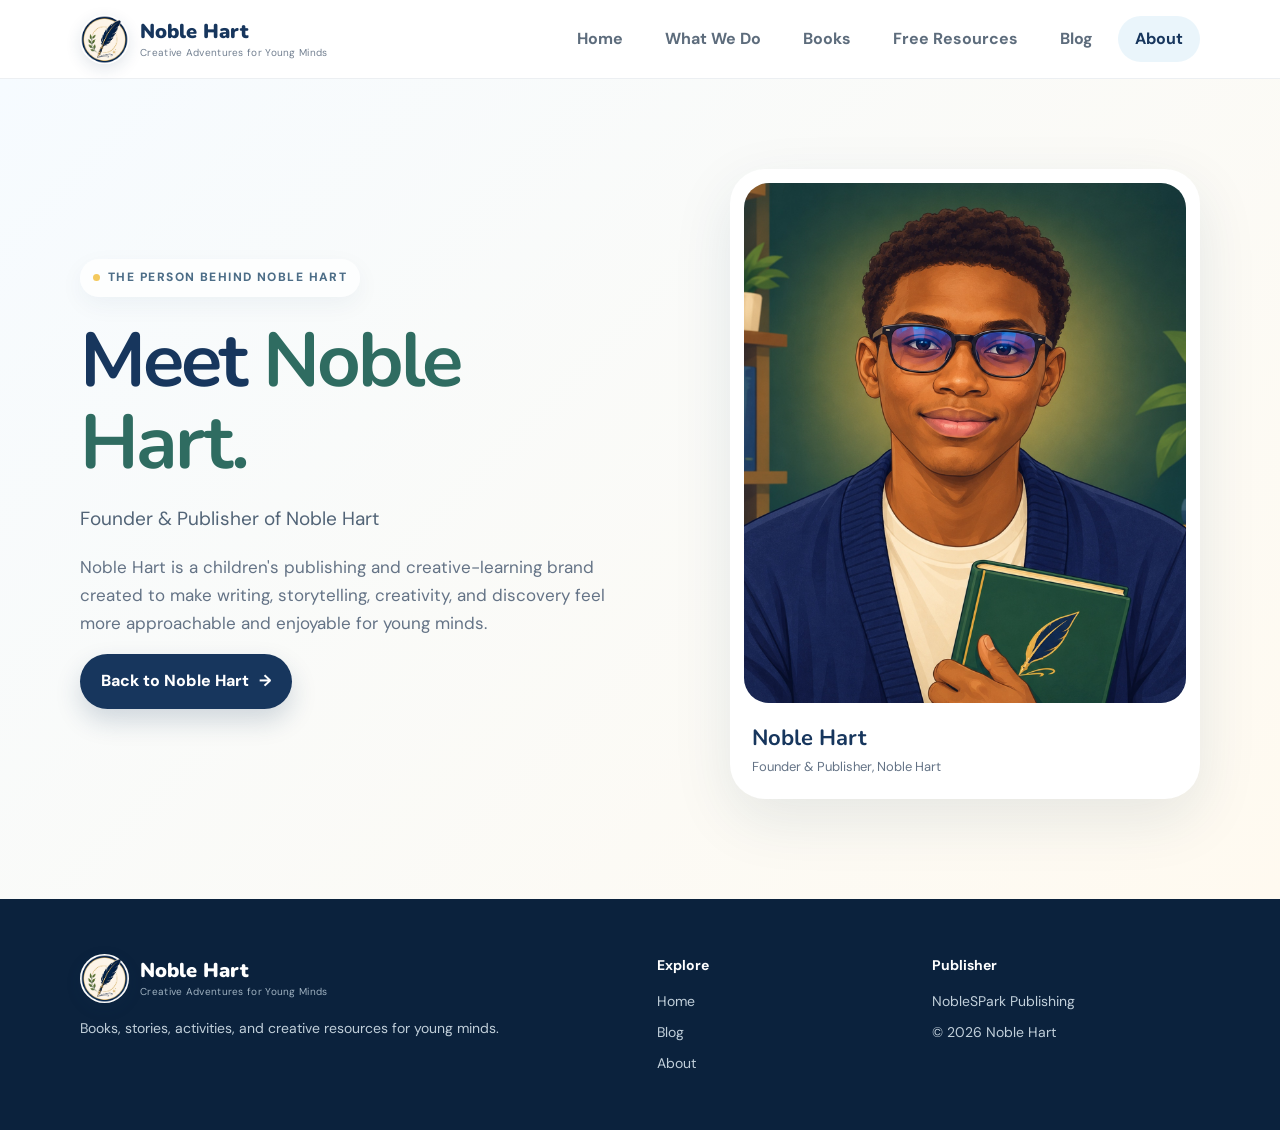
<file: about.html>
<!doctype html>
<html lang="en">

<head>
  <meta charset="utf-8">
  <meta name="viewport" content="width=device-width, initial-scale=1">
  <meta name="description"
    content="Learn about Noble Hart and NobleSpark Publishing.">
  <meta name="theme-color" content="#17365D">
  <title>About Noble Hart</title>
  <link rel="icon" type="image/png" href="assets/noble-hart-logo.png">
  <link rel="preconnect" href="https://fonts.googleapis.com">
  <link rel="preconnect" href="https://fonts.gstatic.com" crossorigin>
  <link
    href="https://fonts.googleapis.com/css2?family=DM+Sans:wght@400;500;600;700&family=Nunito:wght@600;700;800;900&display=swap"
    rel="stylesheet">
  <link rel="stylesheet" href="styles.css">
</head>

<body>
  <header class="site-header" id="top">
    <div class="container nav-wrap"><a class="brand" href="index.html"><img src="assets/noble-hart-logo.webp"
          alt="Noble Hart logo"><span class="brand-text"><strong data-setting="site_name">Noble Hart</strong><small data-setting="site_tagline">Creative Adventures for Young
            Minds</small></span></a><button class="menu-toggle" aria-label="Open menu"
        aria-expanded="false"><span></span><span></span><span></span></button>
      <nav class="nav-links" aria-label="Primary navigation">
        <a href="index.html#home">Home</a>
        <a href="index.html#what-we-do">What We Do</a>
        <a href="books.html">Books</a>
        <a href="freebies.html">Free Resources</a>
        <a href="blog.html">Blog</a>
        <a class="active" href="about.html">About</a>
      </nav>
    </div>
  </header>

  <main>
    <section class="about-hero">
      <div class="container about-hero-grid">
        <div class="about-copy reveal"><span class="eyebrow"><span class="eyebrow-dot"></span> The person behind Noble
            Hart</span>
          <h1 id="heroHeading">Meet <span>Noble Hart.</span></h1>
          <p class="hero-lead" id="heroLead">Founder & Publisher of Noble Hart</p>
          <p id="heroBio">Noble Hart is a children's publishing and creative-learning brand created to make writing,
            storytelling, creativity, and discovery feel more approachable and enjoyable for young minds.</p><a
            class="btn btn-primary" href="index.html">Back to Noble Hart <span>→</span></a>
        </div>
        <div class="portrait-card reveal delay-1">
          <div class="portrait-frame"><img id="heroPortrait" src="assets/noble-hart-author-illustration.jpg"
              alt="Noble Hart"></div>
          <div class="portrait-caption"><strong>Noble Hart</strong><span>Founder & Publisher, Noble
              Hart</span></div>
        </div>
      </div>
    </section>

    <div id="pageBody">
      <p class="comment-empty center" style="padding: 3rem 0;">Loading...</p>
    </div>
  </main>

  <footer class="site-footer">
    <div class="container footer-grid">
      <div><a class="brand footer-brand" href="index.html"><img src="assets/noble-hart-logo.webp"
            alt="Noble Hart logo"><span class="brand-text"><strong data-setting="site_name">Noble Hart</strong><small data-setting="site_tagline">Creative Adventures for
              Young Minds</small></span></a>
        <p>Books, stories, activities, and creative resources for young minds.</p>
      </div>
      <div class="footer-links"><strong>Explore</strong><a href="index.html">Home</a><a href="blog.html">Blog</a><a href="about.html">About</a>
      </div>
      <div class="footer-links"><strong>Publisher</strong><span data-setting="publisher_name">NobleSPark Publishing</span><span>© <span
            id="year"></span> <span data-setting="site_name">Noble Hart</span></span></div>
    </div>
  </footer>
  <button id="backToTop" class="back-to-top" type="button" aria-label="Back to top"><svg width="20" height="20"
      viewBox="0 0 24 24" fill="none" stroke="currentColor" stroke-width="2.5" stroke-linecap="round"
      stroke-linejoin="round">
      <line x1="12" y1="19" x2="12" y2="5"></line>
      <polyline points="5 12 12 5 19 12"></polyline>
    </svg></button>
  <script src="script.js"></script>
  <script src="cms-config.js"></script>
  <script src="cms-site.js"></script>
  <script>
    (function () {
      if (typeof CMS_API_URL === "undefined") return;
      fetch(`${CMS_API_URL}?action=page&slug=about`)
        .then((res) => res.json())
        .then((page) => {
          if (!page) return;
          if (page.Hero_Heading) document.getElementById("heroHeading").innerHTML = page.Hero_Heading;
          if (page.Hero_Lead) document.getElementById("heroLead").textContent = page.Hero_Lead;
          if (page.Hero_Bio) document.getElementById("heroBio").textContent = page.Hero_Bio;
          if (page.Portrait_Image_URL && !/example\.com/i.test(page.Portrait_Image_URL)) document.getElementById("heroPortrait").src = page.Portrait_Image_URL;
          document.getElementById("pageBody").innerHTML = page.Body_Content || "";
        })
        .catch(() => {
          document.getElementById("pageBody").innerHTML = "";
        });
    })();
  </script>
</body>

</html>
</file>
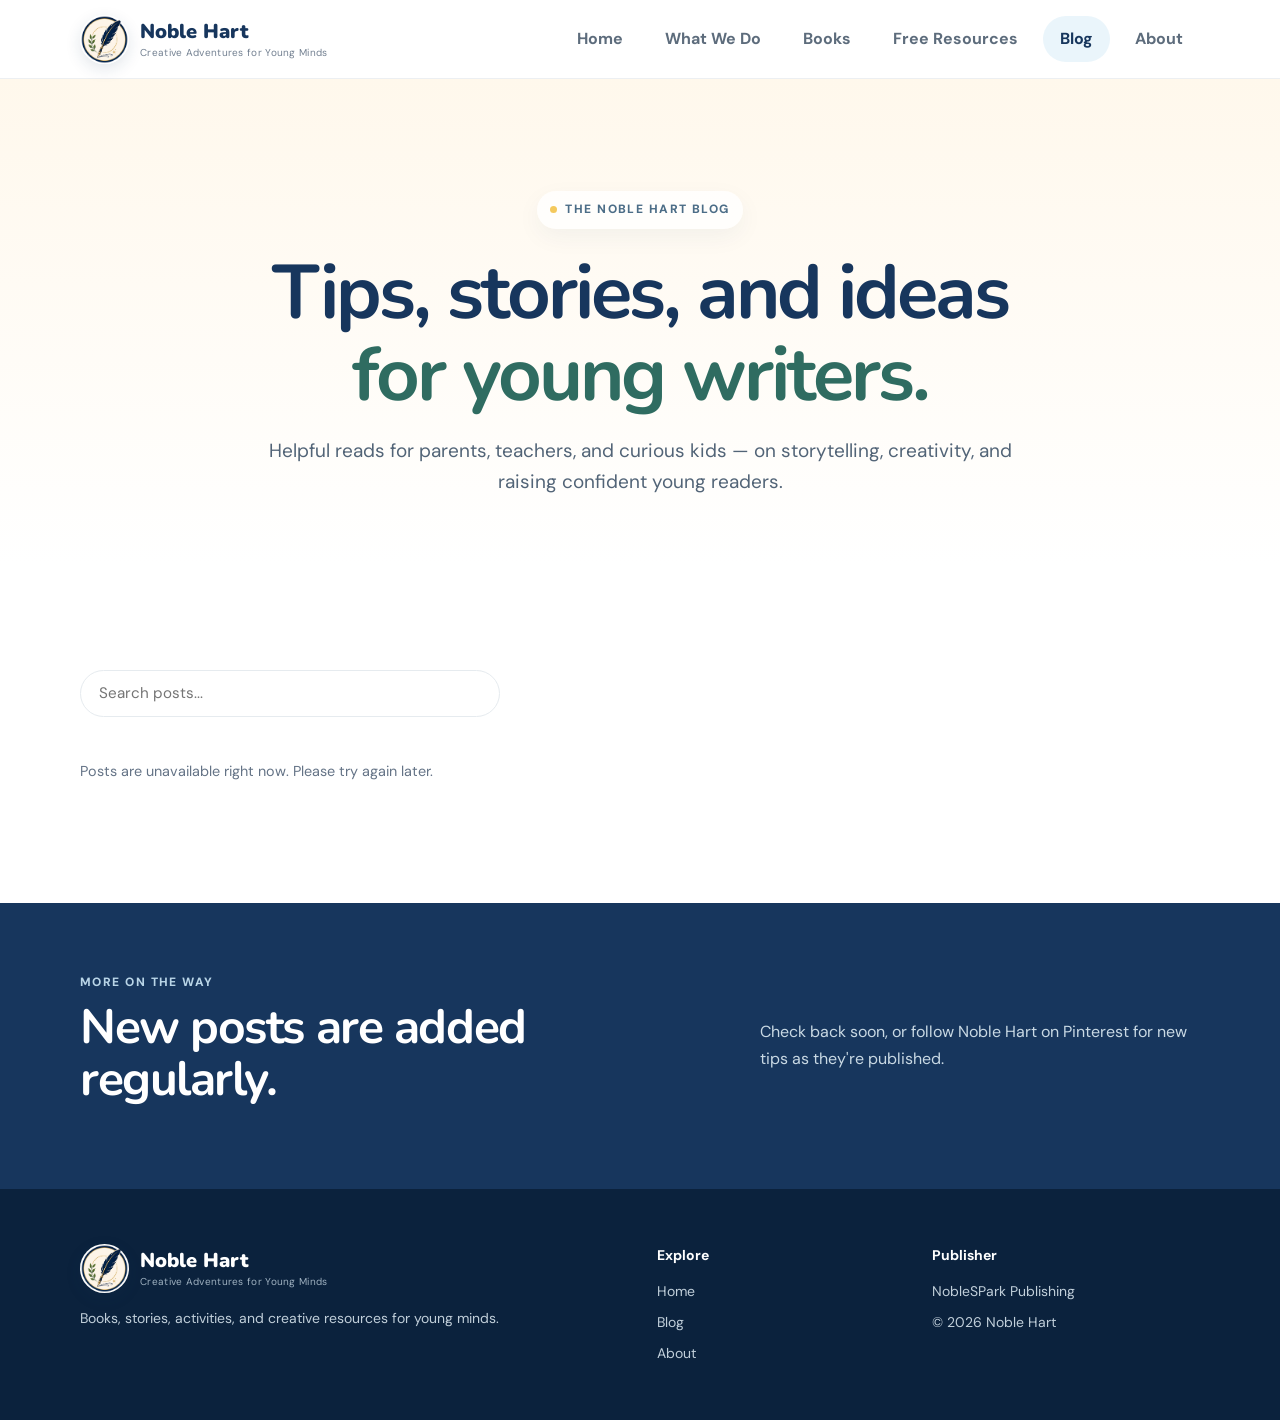
<file: blog.html>
<!doctype html>
<html lang="en">

<head>
  <meta charset="utf-8">
  <meta name="viewport" content="width=device-width, initial-scale=1">
  <meta name="description"
    content="Insightful tips on storytelling, creative writing, and raising confident young readers — from Noble Hart.">
  <meta name="theme-color" content="#17365D">
  <title>Blog — Noble Hart</title>
  <link rel="icon" type="image/png" href="assets/noble-hart-logo.png">
  <link rel="preconnect" href="https://fonts.googleapis.com">
  <link rel="preconnect" href="https://fonts.gstatic.com" crossorigin>
  <link
    href="https://fonts.googleapis.com/css2?family=DM+Sans:wght@400;500;600;700&family=Nunito:wght@600;700;800;900&display=swap"
    rel="stylesheet">
  <link rel="stylesheet" href="styles.css">
</head>

<body>
  <header class="site-header">
    <div class="container nav-wrap"><a class="brand" href="index.html"><img src="assets/noble-hart-logo.webp"
          alt="Noble Hart logo"><span class="brand-text"><strong data-setting="site_name">Noble Hart</strong><small data-setting="site_tagline">Creative Adventures for
            Young Minds</small></span></a><button class="menu-toggle" aria-label="Open menu"
        aria-expanded="false"><span></span><span></span><span></span></button>
      <nav class="nav-links" aria-label="Primary navigation">
        <a href="index.html#home">Home</a>
        <a href="index.html#what-we-do">What We Do</a>
        <a href="books.html">Books</a>
        <a href="freebies.html">Free Resources</a>
        <a class="active" href="blog.html">Blog</a>
        <a href="about.html">About</a>
      </nav>
    </div>
  </header>

  <main>
    <section class="blog-hero">
      <div class="container narrow center reveal"><span class="eyebrow"><span class="eyebrow-dot"></span> The Noble
          Hart Blog</span>
        <h1>Tips, stories, and ideas <span>for young writers.</span></h1>
        <p class="hero-lead" style="max-width: 100%">Helpful reads for parents, teachers, and curious kids —
          on storytelling, creativity, and raising confident young readers.</p>
      </div>
    </section>

    <section class="section">
      <div class="container">
        <div class="blog-search-row">
          <input type="search" id="blogSearch" class="blog-search-input" placeholder="Search posts..." aria-label="Search blog posts">
        </div>
        <div id="blogGrid" class="blog-grid">
          <p class="comment-empty">Loading posts...</p>
        </div>
      </div>
    </section>

    <section class="cta-strip">
      <div class="container cta-inner">
        <div><span class="section-kicker light">More on the way</span>
          <h2>New posts are added regularly.</h2>
        </div>
        <p>Check back soon, or follow Noble Hart on Pinterest for new tips as they're published.</p>
      </div>
    </section>
  </main>

  <footer class="site-footer">
    <div class="container footer-grid">
      <div><a class="brand footer-brand" href="index.html"><img src="assets/noble-hart-logo.webp"
            alt="Noble Hart logo"><span class="brand-text"><strong data-setting="site_name">Noble Hart</strong><small data-setting="site_tagline">Creative Adventures for
              Young Minds</small></span></a>
        <p>Books, stories, activities, and creative resources for young minds.</p>
      </div>
      <div class="footer-links"><strong>Explore</strong><a href="index.html">Home</a><a href="blog.html">Blog</a><a
          href="about.html">About</a></div>
      <div class="footer-links"><strong>Publisher</strong><span data-setting="publisher_name">NobleSPark Publishing</span><span>© <span
            id="year"></span> <span data-setting="site_name">Noble Hart</span></span></div>
    </div>
  </footer>
  <button id="backToTop" class="back-to-top" type="button" aria-label="Back to top"><svg width="20" height="20"
      viewBox="0 0 24 24" fill="none" stroke="currentColor" stroke-width="2.5" stroke-linecap="round"
      stroke-linejoin="round">
      <line x1="12" y1="19" x2="12" y2="5"></line>
      <polyline points="5 12 12 5 19 12"></polyline>
    </svg></button>
  <script src="script.js"></script>
  <script src="cms-config.js"></script>
  <script src="cms-site.js"></script>
  <script>
    (function () {
      const grid = document.getElementById("blogGrid");
      const searchInput = document.getElementById("blogSearch");
      if (typeof CMS_API_URL === "undefined") return;

      function escapeHtml(str) {
        const div = document.createElement("div");
        div.textContent = str;
        return div.innerHTML;
      }

      let allArticles = [];
      let categories = [];

      function renderCards(articles) {
        if (!articles.length) {
          grid.innerHTML = '<p class="comment-empty">No posts match your search.</p>';
          return;
        }
        grid.innerHTML = articles
          .map((a) => {
            const cat = categories.find((c) => c.Category_ID === a.Category_ID);
            const catName = cat ? cat.Category_Name : "";
            const href = `blog/${a.Slug}.html`;
            const img = a.Featured_Image_URL && !/example\.com/i.test(a.Featured_Image_URL) ? a.Featured_Image_URL : "assets/noble-hart-logo.webp";
            return `
            <article class="blog-card reveal">
              <a href="${href}" class="blog-card-image"><img src="${escapeHtml(img)}" alt="${escapeHtml(a.Title)}"></a>
              <div class="blog-card-body">
                <span class="blog-card-meta">${escapeHtml(catName)}${catName ? " · " : ""}${escapeHtml(a.Publish_Date || "")}</span>
                <h3><a href="${href}">${escapeHtml(a.Title)}</a></h3>
                <p>${escapeHtml(a.Excerpt || "")}</p>
                <a class="blog-card-link" href="${href}">Read more →</a>
              </div>
            </article>`;
          })
          .join("");
      }

      function applySearch() {
        const q = (searchInput.value || "").trim().toLowerCase();
        if (!q) return renderCards(allArticles);
        renderCards(
          allArticles.filter((a) => (a.Title || "").toLowerCase().includes(q) || (a.Excerpt || "").toLowerCase().includes(q))
        );
      }

      const dataPromise = typeof NobleHartCMS !== "undefined"
        ? NobleHartCMS.loadSiteData()
        : fetch(`${CMS_API_URL}?action=siteData`).then((r) => r.json());

      dataPromise
        .then((data) => {
          allArticles = data.articles || [];
          categories = data.categories || [];
          if (!allArticles.length) {
            grid.innerHTML = '<p class="comment-empty">New posts are on the way — check back soon.</p>';
            return;
          }
          renderCards(allArticles);
          if (searchInput) searchInput.addEventListener("input", applySearch);
        })
        .catch(() => {
          grid.innerHTML = '<p class="comment-empty">Posts are unavailable right now. Please try again later.</p>';
        });
    })();
  </script>
</body>

</html>
</file>
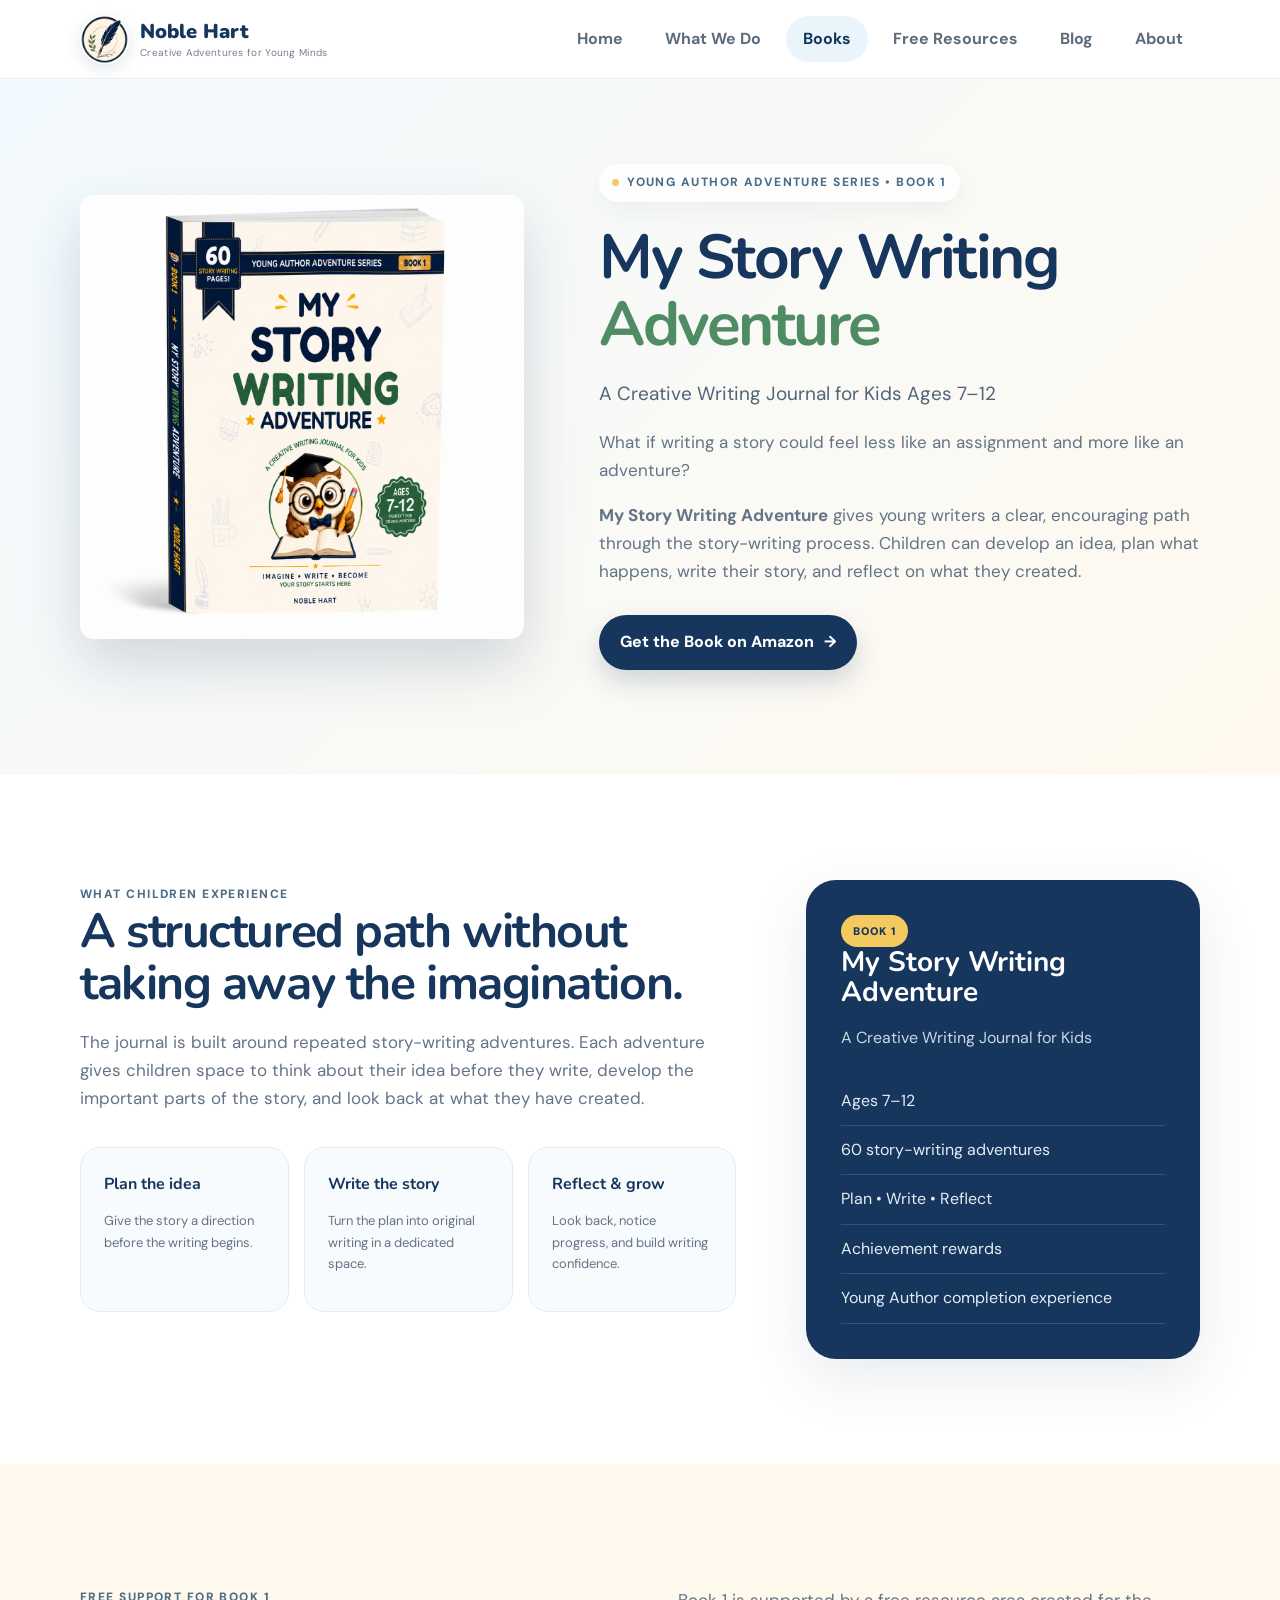
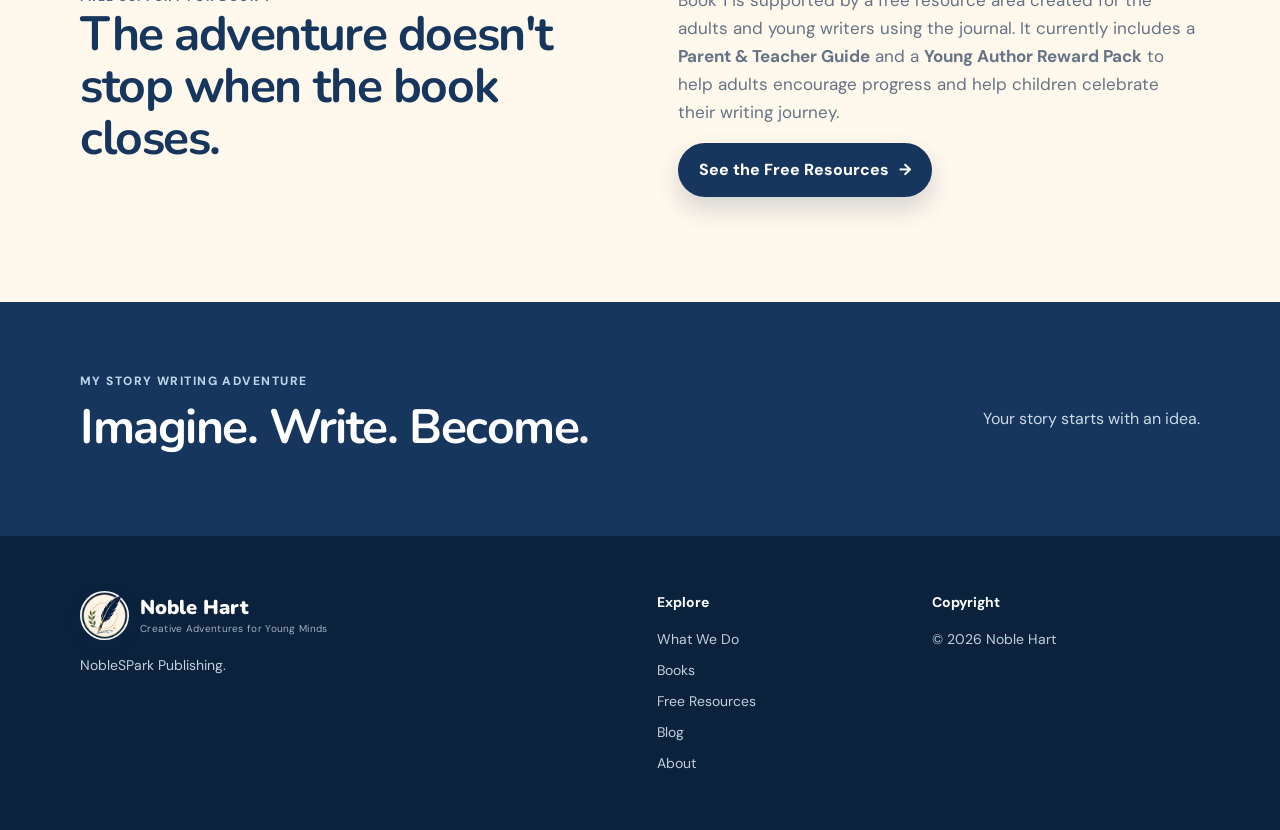
<file: book.html>
<!doctype html>
<html lang="en">

<head>
    <meta charset="utf-8">
    <meta name="viewport" content="width=device-width, initial-scale=1">
    <meta name="description"
        content="Learn about My Story Writing Adventure, a creative writing journal for kids ages 7–12 from Noble Hart.">
    <meta name="theme-color" content="#17365D">
    <title>My Story Writing Adventure — Noble Hart</title>
    <link rel="icon" type="image/png" href="assets/noble-hart-logo.png">
    <link rel="preconnect" href="https://fonts.googleapis.com">
    <link rel="preconnect" href="https://fonts.gstatic.com" crossorigin>
    <link
        href="https://fonts.googleapis.com/css2?family=DM+Sans:wght@400;500;600;700&family=Nunito:wght@600;700;800;900&display=swap"
        rel="stylesheet">
    <link rel="stylesheet" href="styles.css">
</head>

<body>
    <header class="site-header">
        <div class="container nav-wrap"><a class="brand" href="index.html"><img src="assets/noble-hart-logo.webp"
                    alt="Noble Hart logo"><span class="brand-text"><strong data-setting="site_name">Noble Hart</strong><small data-setting="site_tagline">Creative Adventures
                        for Young Minds</small></span></a><button class="menu-toggle" aria-label="Open menu"
                aria-expanded="false"><span></span><span></span><span></span></button>
            <nav class="nav-links" aria-label="Primary navigation"><a href="index.html#home">Home</a><a
                    href="index.html#what-we-do">What We Do</a><a class="active" href="books.html">Books</a><a
                    href="freebies.html">Free Resources</a><a href="blog.html">Blog</a><a href="about.html">About</a></nav>
        </div>
    </header>
    <main id="bookPage">
        <section class="section"><div class="container center"><p class="comment-empty" style="padding:5rem 0">Loading book...</p></div></section>
        <!-- Shown only if the CMS can't be reached, so Book 1's page never goes blank. -->
        <template id="bookFallback">
        <section class="book-page-hero">
            <div class="container book-page-grid">
                <div class="book-page-image reveal"><img src="assets/My Story Writing Adventure Book Mockup.png"
                        alt="My Story Writing Adventure book"></div>
                <div class="book-page-copy reveal delay-1"><span class="eyebrow"><span class="eyebrow-dot"></span> Young
                        Author Adventure Series • Book 1</span>
                    <h1>My Story Writing <span>Adventure</span></h1>
                    <p class="hero-lead">A Creative Writing Journal for Kids Ages 7–12</p>
                    <p>What if writing a story could feel less like an assignment and more like an adventure?</p>
                    <p><strong>My Story Writing Adventure</strong> gives young writers a clear, encouraging path through
                        the story-writing process. Children can develop an idea, plan what happens, write their story,
                        and reflect on what they created.</p>
                    <div class="hero-actions"><a class="btn btn-primary"
                            href="https://www.amazon.com/My-Story-Writing-Adventure-Creative/dp/B0HGWNB63B?ref_=ast_author_mpb"
                            target="_blank" rel="noopener">Get the Book on Amazon <span>→</span></a></div>
                </div>
            </div>
        </section>
        <section class="section">
            <div class="container book-detail-grid">
                <div class="detail-main reveal"><span class="section-kicker">What children experience</span>
                    <h2>A structured path without taking away the imagination.</h2>
                    <p>The journal is built around repeated story-writing adventures. Each adventure gives children
                        space to think about their idea before they write, develop the important parts of the story, and
                        look back at what they have created.</p>
                    <div class="detail-cards">
                        <article><strong>Plan the idea</strong>
                            <p>Give the story a direction before the writing begins.</p>
                        </article>
                        <article><strong>Write the story</strong>
                            <p>Turn the plan into original writing in a dedicated space.</p>
                        </article>
                        <article><strong>Reflect & grow</strong>
                            <p>Look back, notice progress, and build writing confidence.</p>
                        </article>
                    </div>
                </div>
                <aside class="book-facts reveal delay-1"><span class="fact-label">Book 1</span>
                    <h3>My Story Writing Adventure</h3>
                    <p>A Creative Writing Journal for Kids</p>
                    <ul>
                        <li>Ages 7–12</li>
                        <li>60 story-writing adventures</li>
                        <li>Plan • Write • Reflect</li>
                        <li>Achievement rewards</li>
                        <li>Young Author completion experience</li>
                    </ul>
                </aside>
            </div>
        </section>
        <section class="section book-freebie-bridge">
            <div class="container bridge-grid">
                <div class="reveal"><span class="section-kicker">Free support for Book 1</span>
                    <h2>The adventure doesn't stop when the book closes.</h2>
                </div>
                <div class="reveal delay-1">
                    <p>Book 1 is supported by a free resource area created for the adults and young writers using the
                        journal. It currently includes a <strong>Parent & Teacher Guide</strong> and a <strong>Young
                            Author Reward Pack</strong> to help adults encourage progress and help children celebrate
                        their writing journey.</p><a class="btn btn-primary" href="freebies.html">See the Free Resources
                        <span>→</span></a>
                </div>
            </div>
        </section>
        <section class="cta-strip">
            <div class="container cta-inner">
                <div><span class="section-kicker light">My Story Writing Adventure</span>
                    <h2>Imagine. Write. Become.</h2>
                </div>
                <p>Your story starts with an idea.</p>
            </div>
        </section>
    </template>
    </main>
    <footer class="site-footer">
        <div class="container footer-grid">
            <div><a class="brand footer-brand" href="index.html"><img src="assets/noble-hart-logo.webp"
                        alt="Noble Hart logo"><span class="brand-text"><strong data-setting="site_name">Noble Hart</strong><small data-setting="site_tagline">Creative
                            Adventures for Young Minds</small></span></a>
                <p>NobleSPark Publishing.</p>
            </div>
            <div class="footer-links"><strong>Explore</strong><a href="index.html#what-we-do">What We Do</a><a
                    href="books.html">Books</a><a href="freebies.html">Free Resources</a><a href="blog.html">Blog</a><a
                    href="about.html">About</a></div>
            <div class="footer-links"><strong>Copyright</strong><span>© <span id="year"></span> <span data-setting="site_name">Noble Hart</span></span></div>
        </div>
    </footer><button id="backToTop" class="back-to-top" type="button" aria-label="Back to top"><svg width="20"
            height="20" viewBox="0 0 24 24" fill="none" stroke="currentColor" stroke-width="2.5" stroke-linecap="round"
            stroke-linejoin="round">
            <line x1="12" y1="19" x2="12" y2="5"></line>
            <polyline points="5 12 12 5 19 12"></polyline>
        </svg></button>
    <script src="script.js"></script>
  <script src="cms-config.js"></script>
  <script src="cms-site.js"></script>

  <script>
    (function () {
      const page = document.getElementById("bookPage");
      const FALLBACK_SLUG = "my-story-writing-adventure";

      function esc(str) {
        const d = document.createElement("div");
        d.textContent = str == null ? "" : String(str);
        return d.innerHTML;
      }
      const isReal = (u) => !!u && !/example\.com/i.test(u);

      // Plain text (blank lines = new paragraph) or HTML — both accepted.
      function richText(text) {
        const t = String(text || "").trim();
        if (!t) return "";
        if (/<[a-z][\s\S]*>/i.test(t)) return t;
        return t.split(/\n\s*\n|\n/).map((p) => "<p>" + esc(p.trim()) + "</p>").filter((p) => p !== "<p></p>").join("");
      }

      function twoTone(title) {
        const words = String(title).trim().split(/\s+/);
        if (words.length < 2) return esc(title);
        return esc(words.slice(0, -1).join(" ")) + " <span>" + esc(words[words.length - 1]) + "</span>";
      }

      function showFallback(slug) {
        const tpl = document.getElementById("bookFallback");
        if (tpl && (!slug || slug === FALLBACK_SLUG)) {
          page.innerHTML = tpl.innerHTML;
        } else {
          page.innerHTML = '<section class="section"><div class="container center" style="padding:4rem 0"><h1>Book not found</h1><p>We couldn\'t find that book.</p><a class="btn btn-primary" href="books.html">See all books <span>→</span></a></div></section>';
        }
      }

      function render(b, freebies) {
        const published = String(b.Status).toLowerCase() === "published";
        const cover = isReal(b.Cover_Image_URL) ? b.Cover_Image_URL : "assets/noble-hart-logo.webp";
        const eyebrow = [b.Series_Name, b.Series_Number ? "Book " + b.Series_Number : ""].filter(Boolean).join(" • ");
        const intro = richText(b.Long_Description) || richText(b.Description);
        const highlights = String(b.Highlights || "").split(/\n/).map((s) => s.trim()).filter(Boolean);

        let action = "";
        if (published && isReal(b.Amazon_URL)) {
          action = '<a class="btn btn-primary" href="' + esc(b.Amazon_URL) + '" target="_blank" rel="noopener">Get the Book on Amazon <span>→</span></a>';
        } else if (!published) {
          action = '<span class="eyebrow"><span class="eyebrow-dot"></span> Coming soon</span>';
        }

        let html = '<section class="book-page-hero"><div class="container book-page-grid">' +
          '<div class="book-page-image reveal"><img src="' + esc(cover) + '" alt="' + esc(b.Title) + '"></div>' +
          '<div class="book-page-copy reveal delay-1">' +
          (eyebrow ? '<span class="eyebrow"><span class="eyebrow-dot"></span> ' + esc(eyebrow) + '</span>' : "") +
          "<h1>" + twoTone(b.Title) + "</h1>" +
          (b.Subtitle ? '<p class="hero-lead">' + esc(b.Subtitle) + "</p>" : "") +
          intro +
          (action ? '<div class="hero-actions">' + action + "</div>" : "") +
          "</div></div></section>";

        const detail = richText(b.Detail_Content);
        if (detail || highlights.length) {
          html += '<section class="section"><div class="container book-detail-grid">' +
            '<div class="detail-main reveal">' + detail + "</div>" +
            (highlights.length
              ? '<aside class="book-facts reveal delay-1">' +
                (b.Series_Number ? '<span class="fact-label">Book ' + esc(b.Series_Number) + "</span>" : "") +
                "<h3>" + esc(b.Title) + "</h3>" +
                (b.Subtitle ? "<p>" + esc(b.Subtitle) + "</p>" : "") +
                "<ul>" + highlights.map((h) => "<li>" + esc(h) + "</li>").join("") + "</ul></aside>"
              : "") +
            "</div></section>";
        }

        const fb = b.Related_Freebie_ID ? (freebies || []).find((f) => f.Freebie_ID === b.Related_Freebie_ID) : null;
        if (fb) {
          html += '<section class="section book-freebie-bridge"><div class="container bridge-grid">' +
            '<div class="reveal"><span class="section-kicker">Free support for this book</span>' +
            "<h2>" + esc(fb.Title) + "</h2></div>" +
            '<div class="reveal delay-1"><p>' + esc(fb.Description || "") + '</p>' +
            '<a class="btn btn-primary" href="freebies.html">See the Free Resources <span>→</span></a></div>' +
            "</div></section>";
        }

        if (published && isReal(b.Amazon_URL)) {
          html += '<section class="cta-strip"><div class="container cta-inner">' +
            '<div><span class="section-kicker light">' + esc(b.Title) + "</span><h2>Ready to begin?</h2></div>" +
            '<a class="btn btn-gold" href="' + esc(b.Amazon_URL) + '" target="_blank" rel="noopener">Get it on Amazon <span>→</span></a>' +
            "</div></section>";
        }

        page.innerHTML = html;
        document.title = b.Title + " — Noble Hart";
        const meta = document.querySelector('meta[name="description"]');
        if (meta && b.Description) meta.setAttribute("content", b.Description);
      }

      const slug = new URLSearchParams(location.search).get("slug");
      if (typeof CMS_API_URL === "undefined" || /PASTE_YOUR/.test(CMS_API_URL)) return showFallback(slug);

      Promise.all([
        fetch(CMS_API_URL + "?action=books").then((r) => r.json()),
        fetch(CMS_API_URL + "?action=freebies").then((r) => r.json()).catch(() => []),
      ])
        .then(function (res) {
          const books = res[0] || [];
          // No ?slug= in the link → show the first published book.
          const book = slug
            ? books.find((b) => b.Slug === slug)
            : books.find((b) => String(b.Status).toLowerCase() === "published") || books[0];
          if (!book) return showFallback(slug);
          render(book, res[1]);
        })
        .catch(function () {
          showFallback(slug);
        });
    })();
  </script>
</body>

</html>
</file>
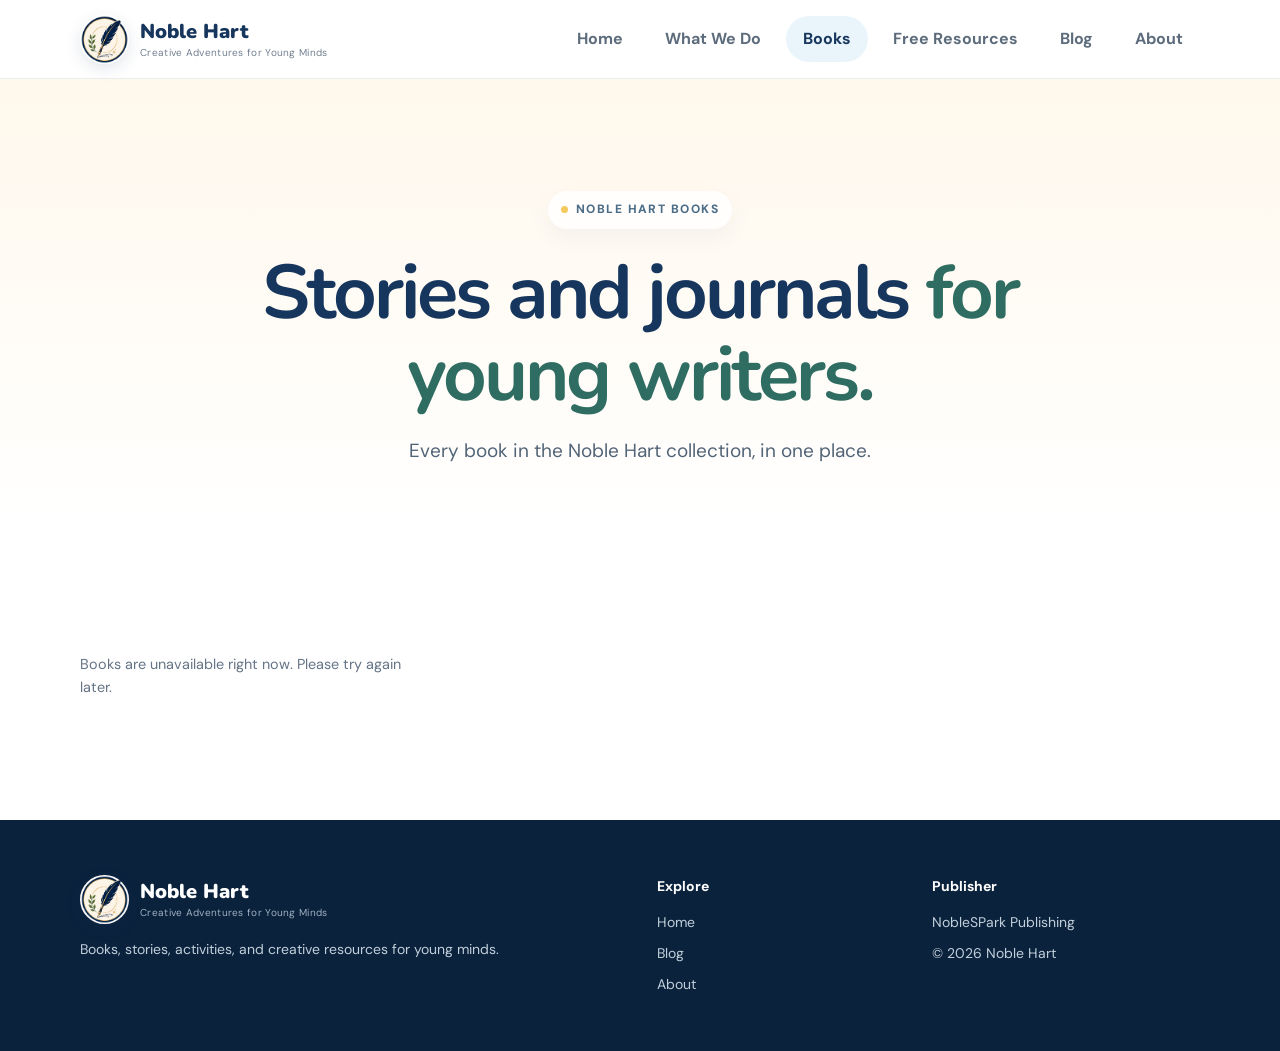
<file: books.html>
<!doctype html>
<html lang="en">

<head>
  <meta charset="utf-8">
  <meta name="viewport" content="width=device-width, initial-scale=1">
  <meta name="description" content="Explore books from Noble Hart — creative writing journals and story adventures for kids.">
  <meta name="theme-color" content="#17365D">
  <title>Books — Noble Hart</title>
  <link rel="icon" type="image/png" href="assets/noble-hart-logo.png">
  <link rel="preconnect" href="https://fonts.googleapis.com">
  <link rel="preconnect" href="https://fonts.gstatic.com" crossorigin>
  <link
    href="https://fonts.googleapis.com/css2?family=DM+Sans:wght@400;500;600;700&family=Nunito:wght@600;700;800;900&display=swap"
    rel="stylesheet">
  <link rel="stylesheet" href="styles.css">
</head>

<body>
  <header class="site-header">
    <div class="container nav-wrap"><a class="brand" href="index.html"><img src="assets/noble-hart-logo.webp"
          alt="Noble Hart logo"><span class="brand-text"><strong data-setting="site_name">Noble Hart</strong><small data-setting="site_tagline">Creative Adventures for
            Young Minds</small></span></a><button class="menu-toggle" aria-label="Open menu"
        aria-expanded="false"><span></span><span></span><span></span></button>
      <nav class="nav-links" aria-label="Primary navigation">
        <a href="index.html#home">Home</a>
        <a href="index.html#what-we-do">What We Do</a>
        <a class="active" href="books.html">Books</a>
        <a href="freebies.html">Free Resources</a>
        <a href="blog.html">Blog</a>
        <a href="about.html">About</a>
      </nav>
    </div>
  </header>

  <main>
    <section class="blog-hero">
      <div class="container narrow center reveal"><span class="eyebrow"><span class="eyebrow-dot"></span> Noble Hart
          Books</span>
        <h1>Stories and journals <span>for young writers.</span></h1>
        <p class="hero-lead" style="max-width: 100%">Every book in the Noble Hart collection, in one place.</p>
      </div>
    </section>

    <section class="section">
      <div class="container">
        <div id="booksGrid" class="blog-grid">
          <p class="comment-empty">Loading books...</p>
        </div>
      </div>
    </section>
  </main>

  <footer class="site-footer">
    <div class="container footer-grid">
      <div><a class="brand footer-brand" href="index.html"><img src="assets/noble-hart-logo.webp"
            alt="Noble Hart logo"><span class="brand-text"><strong data-setting="site_name">Noble Hart</strong><small data-setting="site_tagline">Creative Adventures for
              Young Minds</small></span></a>
        <p>Books, stories, activities, and creative resources for young minds.</p>
      </div>
      <div class="footer-links"><strong>Explore</strong><a href="index.html">Home</a><a href="blog.html">Blog</a><a
          href="about.html">About</a></div>
      <div class="footer-links"><strong>Publisher</strong><span data-setting="publisher_name">NobleSPark Publishing</span><span>© <span
            id="year"></span> <span data-setting="site_name">Noble Hart</span></span></div>
    </div>
  </footer>
  <button id="backToTop" class="back-to-top" type="button" aria-label="Back to top"><svg width="20" height="20"
      viewBox="0 0 24 24" fill="none" stroke="currentColor" stroke-width="2.5" stroke-linecap="round"
      stroke-linejoin="round">
      <line x1="12" y1="19" x2="12" y2="5"></line>
      <polyline points="5 12 12 5 19 12"></polyline>
    </svg></button>
  <script src="script.js"></script>
  <script src="cms-config.js"></script>
  <script src="cms-site.js"></script>
  <script>
    (function () {
      const grid = document.getElementById("booksGrid");
      if (typeof CMS_API_URL === "undefined") return;

      function escapeHtml(str) {
        const div = document.createElement("div");
        div.textContent = str;
        return div.innerHTML;
      }

      const dataPromise = typeof NobleHartCMS !== "undefined"
        ? NobleHartCMS.loadSiteData().then((data) => data.books || [])
        : fetch(`${CMS_API_URL}?action=books`).then((r) => r.json());

      dataPromise
        .then((books) => {
          if (!books || !books.length) {
            grid.innerHTML = '<p class="comment-empty">New books are on the way — check back soon.</p>';
            return;
          }
          grid.innerHTML = books
            .map((b) => {
              const img = b.Cover_Image_URL && !/example\.com/i.test(b.Cover_Image_URL) ? b.Cover_Image_URL : "assets/noble-hart-logo.webp";
              const isPublished = String(b.Status).toLowerCase() === "published";
              const href = "book.html?slug=" + encodeURIComponent(b.Slug || "");
              const meta = [b.Series_Name, b.Age_Range ? `Ages ${b.Age_Range}` : ""].filter(Boolean).join(" · ");
              const action = `<a class="blog-card-link" href="${escapeHtml(href)}">${isPublished ? "View details" : "Coming soon — view details"} →</a>`;

              return `
              <article class="blog-card reveal">
                <a class="blog-card-image" href="${escapeHtml(href)}"><img src="${escapeHtml(img)}" alt="${escapeHtml(b.Title)}"></a>
                <div class="blog-card-body">
                  <span class="blog-card-meta">${escapeHtml(meta)}</span>
                  <h3><a href="${escapeHtml(href)}">${escapeHtml(b.Title)}</a></h3>
                  <p>${escapeHtml(b.Description || b.Subtitle || "")}</p>
                  ${action}
                </div>
              </article>`;
            })
            .join("");
        })
        .catch(() => {
          grid.innerHTML = '<p class="comment-empty">Books are unavailable right now. Please try again later.</p>';
        });
    })();
  </script>
</body>

</html>
</file>
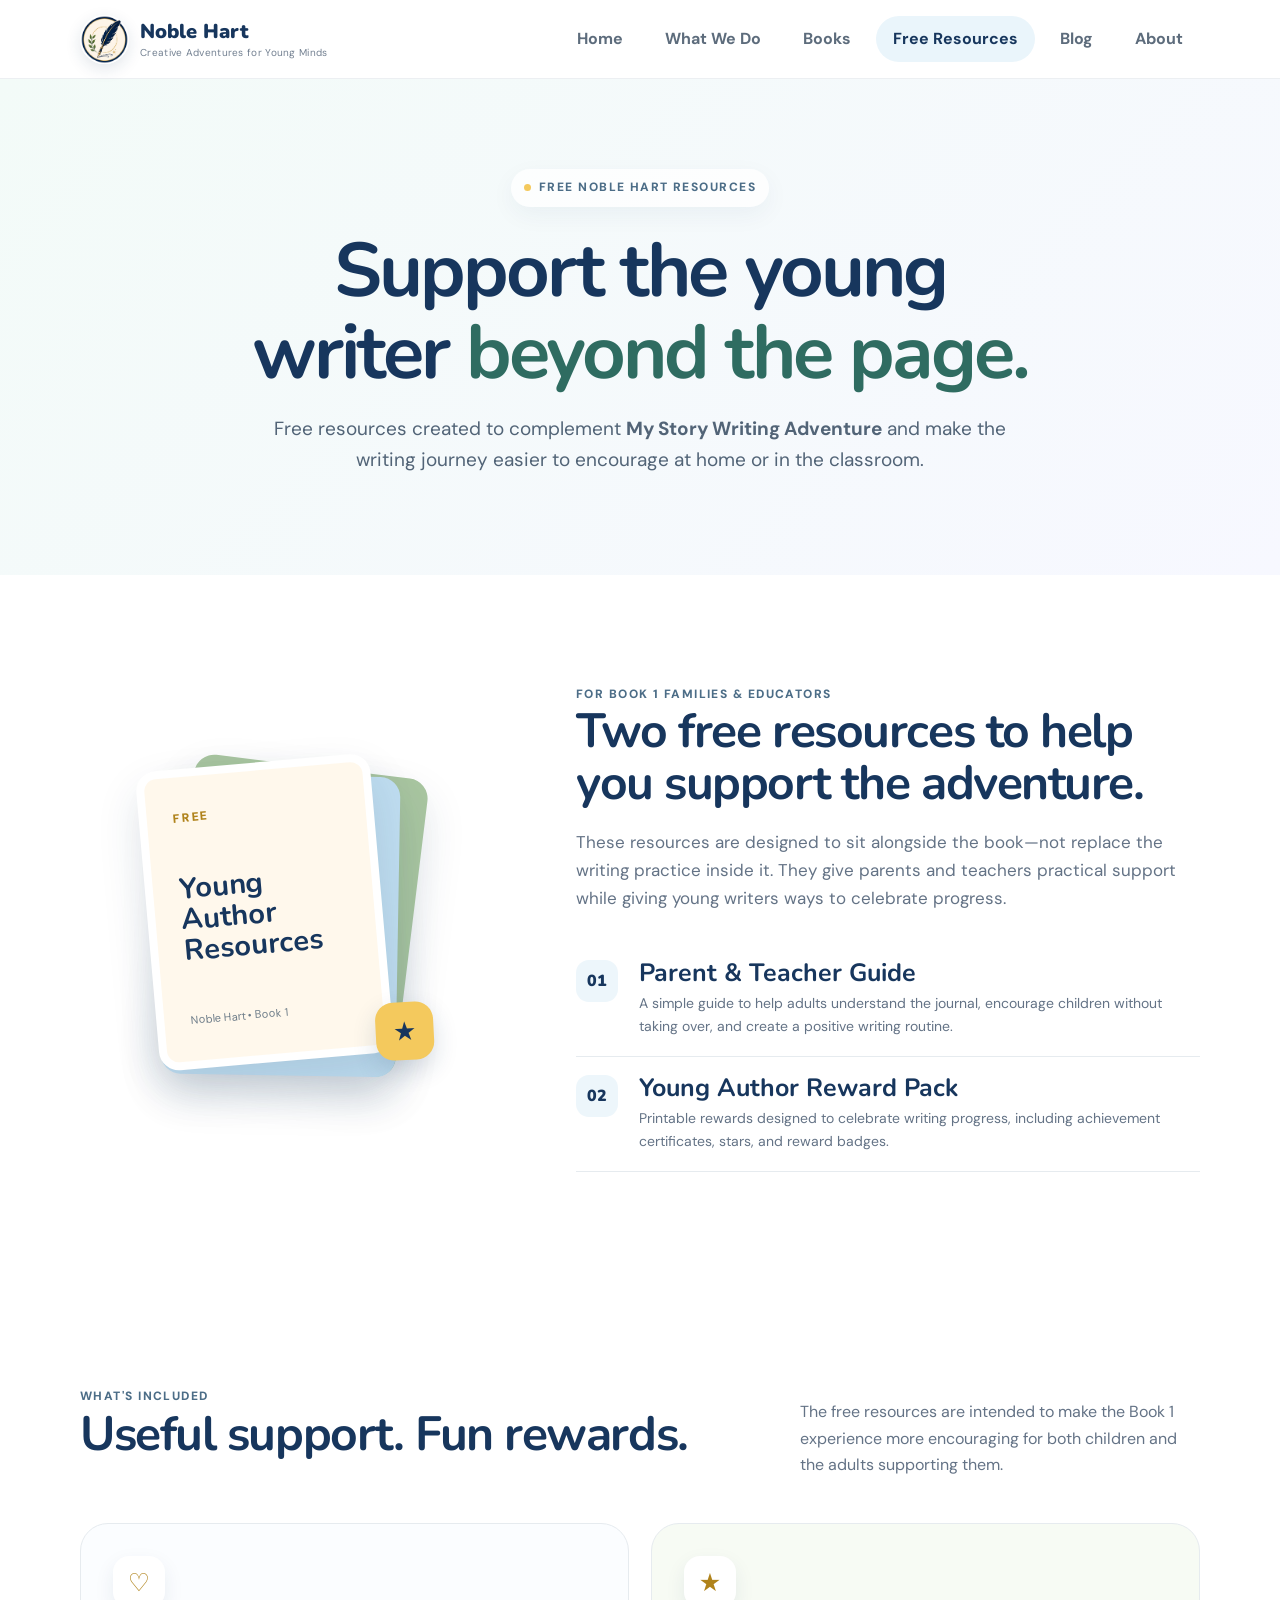
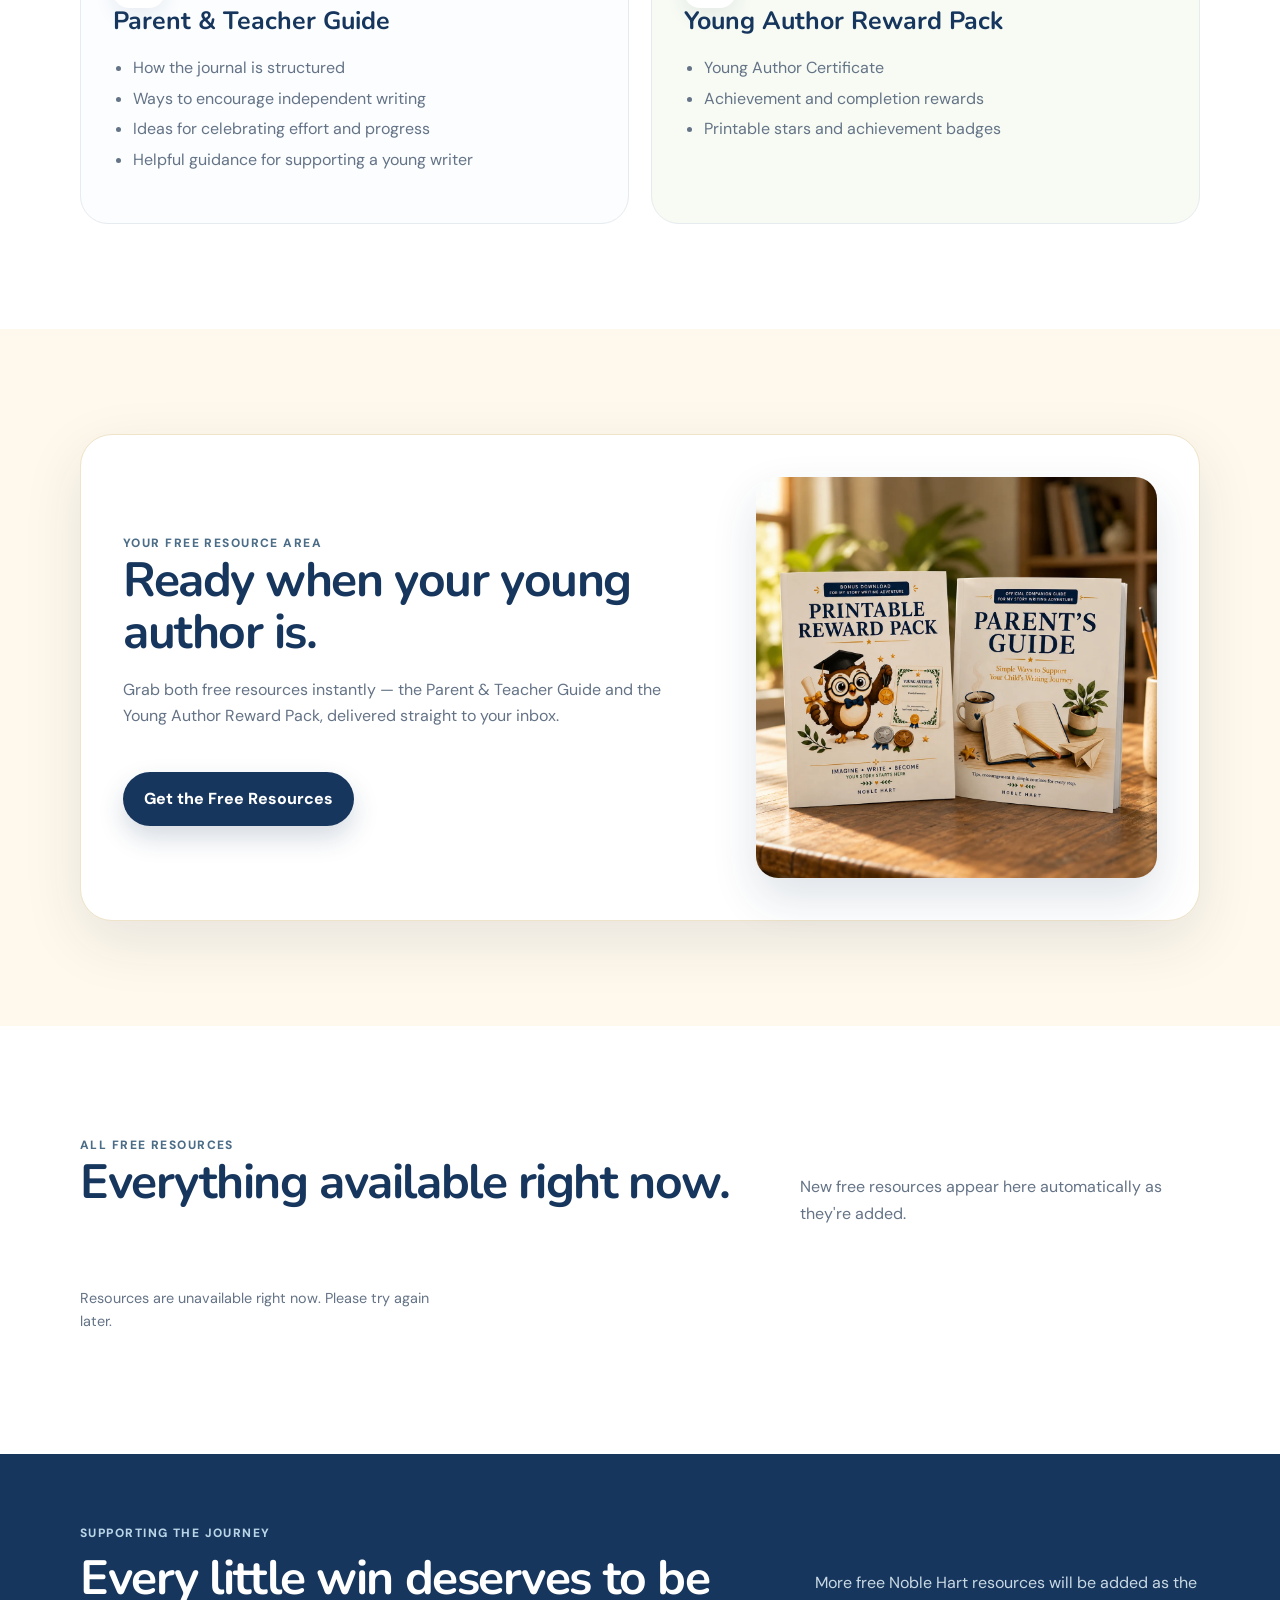
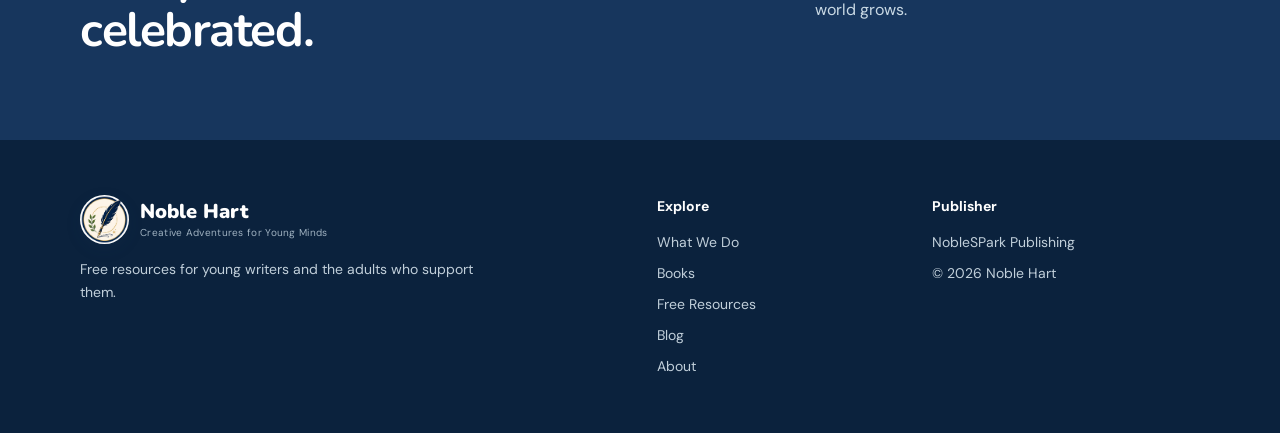
<file: freebies.html>
<!doctype html>
<html lang="en">

<head>
    <meta charset="utf-8">
    <meta name="viewport" content="width=device-width, initial-scale=1">
    <meta name="description"
        content="Free Noble Hart resources supporting My Story Writing Adventure, including a Parent & Teacher Guide and Young Author Reward Pack.">
    <meta name="theme-color" content="#17365D">
    <title>Free Resources — Noble Hart</title>
    <link rel="icon" type="image/png" href="assets/noble-hart-logo.png">
    <link rel="preconnect" href="https://fonts.googleapis.com">
    <link rel="preconnect" href="https://fonts.gstatic.com" crossorigin>
    <link
        href="https://fonts.googleapis.com/css2?family=DM+Sans:wght@400;500;600;700&family=Nunito:wght@600;700;800;900&display=swap"
        rel="stylesheet">
    <link rel="stylesheet" href="styles.css">
</head>

<body>
    <header class="site-header">
        <div class="container nav-wrap"><a class="brand" href="index.html"><img src="assets/noble-hart-logo.webp"
                    alt="Noble Hart logo"><span class="brand-text"><strong data-setting="site_name">Noble Hart</strong><small data-setting="site_tagline">Creative Adventures
                        for Young Minds</small></span></a><button class="menu-toggle" aria-label="Open menu"
                aria-expanded="false"><span></span><span></span><span></span></button>
            <nav class="nav-links" aria-label="Primary navigation">
                <a href="index.html#home">Home</a>
                <a href="index.html#what-we-do">What We Do</a>
                <a href="books.html">Books</a>
                <a class="active" href="freebies.html">Free Resources</a>
                <a href="blog.html">Blog</a>
                <a href="about.html">About</a></nav>
        </div>
    </header>
    <main>
        <section class="freebie-hero">
            <div class="container narrow center reveal"><span class="eyebrow"><span class="eyebrow-dot"></span> Free
                    Noble Hart resources</span>
                <h1>Support the young writer <span>beyond the page.</span></h1>
                <p class="hero-lead" style="max-width: 100%">Free resources created to complement <strong>My Story Writing Adventure</strong>
                    and make the writing journey easier to encourage at home or in the classroom.</p>
            </div>
        </section>
        <section class="section">
            <div class="container freebie-feature">
                <div class="freebie-illustration reveal">
                    <div class="resource-stack">
                        <div class="resource-sheet back"></div>
                        <div class="resource-sheet mid"></div>
                        <div class="resource-sheet front"><span>FREE</span><strong>Young
                                Author<br>Resources</strong><small>Noble Hart • Book 1</small></div>
                        <div class="resource-star">★</div>
                    </div>
                </div>
                <div class="freebie-copy reveal delay-1"><span class="section-kicker">For Book 1 families &
                        educators</span>
                    <h2>Two free resources to help you support the adventure.</h2>
                    <p>These resources are designed to sit alongside the book—not replace the writing practice inside
                        it. They give parents and teachers practical support while giving young writers ways to
                        celebrate progress.</p>
                    <div class="resource-list">
                        <div><span>01</span>
                            <section>
                                <h3>Parent & Teacher Guide</h3>
                                <p>A simple guide to help adults understand the journal, encourage children without
                                    taking over, and create a positive writing routine.</p>
                            </section>
                        </div>
                        <div><span>02</span>
                            <section>
                                <h3>Young Author Reward Pack</h3>
                                <p>Printable rewards designed to celebrate writing progress, including achievement
                                    certificates, stars, and reward badges.</p>
                            </section>
                        </div>
                    </div>
                </div>
            </div>
        </section>
        <section class="section resource-details">
            <div class="container">
                <div class="section-heading reveal">
                    <div><span class="section-kicker">What's included</span>
                        <h2>Useful support. Fun rewards.</h2>
                    </div>
                    <p>The free resources are intended to make the Book 1 experience more encouraging for both children
                        and the adults supporting them.</p>
                </div>
                <div class="resource-grid">
                    <article class="resource-card reveal">
                        <div class="resource-icon">♡</div>
                        <h3>Parent & Teacher Guide</h3>
                        <ul>
                            <li>How the journal is structured</li>
                            <li>Ways to encourage independent writing</li>
                            <li>Ideas for celebrating effort and progress</li>
                            <li>Helpful guidance for supporting a young writer</li>
                        </ul>
                    </article>
                    <article class="resource-card reveal delay-1">
                        <div class="resource-icon">★</div>
                        <h3>Young Author Reward Pack</h3>
                        <ul>
                            <li>Young Author Certificate</li>
                            <li>Achievement and completion rewards</li>
                            <li>Printable stars and achievement badges</li>
                        </ul>
                    </article>
                </div>
            </div>
        </section>
        <section class="section access-section">
            <div class="container access-box reveal">
                <div><span class="section-kicker">Your free resource area</span>
                    <h2>Ready when your young author is.</h2>
                    <p>Grab both free resources instantly — the Parent &amp; Teacher Guide and the Young Author Reward
                        Pack, delivered straight to your inbox.</p>
                    <a class="btn btn-primary" href="https://young-author-resources.subscribepage.io" target="_blank"
                        rel="noopener">Get the Free Resources</a>
                </div>
                <div class="access-visual"><img src="assets/freebie-mockup.webp"
                        alt="Printable Reward Pack and Parent's Guide cover mockups"></div>
            </div>
        </section>
        <section class="section resource-details">
            <div class="container">
                <div class="section-heading reveal">
                    <div><span class="section-kicker">All free resources</span>
                        <h2>Everything available right now.</h2>
                    </div>
                    <p>New free resources appear here automatically as they're added.</p>
                </div>
                <div id="freebiesGrid" class="blog-grid">
                    <p class="comment-empty">Loading resources...</p>
                </div>
            </div>
        </section>
        <section class="cta-strip">
            <div class="container cta-inner">
                <div><span class="section-kicker light">Supporting the journey</span>
                    <h2>Every little win deserves to be celebrated.</h2>
                </div>
                <p>More free Noble Hart resources will be added as the world grows.</p>
            </div>
        </section>
    </main>
    <footer class="site-footer">
        <div class="container footer-grid">
            <div><a class="brand footer-brand" href="index.html"><img src="assets/noble-hart-logo.webp"
                        alt="Noble Hart logo"><span class="brand-text"><strong data-setting="site_name">Noble Hart</strong><small data-setting="site_tagline">Creative
                            Adventures for Young Minds</small></span></a>
                <p>Free resources for young writers and the adults who support them.</p>
            </div>
            <div class="footer-links"><strong>Explore</strong><a href="index.html#what-we-do">What We Do</a><a
                    href="books.html">Books</a><a href="freebies.html">Free Resources</a><a href="blog.html">Blog</a><a
                    href="about.html">About</a></div>
            <div class="footer-links"><strong>Publisher</strong><span data-setting="publisher_name">NobleSPark Publishing</span><span>© <span
                        id="year"></span> <span data-setting="site_name">Noble Hart</span></span></div>
        </div>
    </footer><button id="backToTop" class="back-to-top" type="button" aria-label="Back to top"><svg width="20"
            height="20" viewBox="0 0 24 24" fill="none" stroke="currentColor" stroke-width="2.5" stroke-linecap="round"
            stroke-linejoin="round">
            <line x1="12" y1="19" x2="12" y2="5"></line>
            <polyline points="5 12 12 5 19 12"></polyline>
        </svg></button>
    <script src="script.js"></script>
    <script src="cms-config.js"></script>
    <script src="cms-site.js"></script>
    <script>
        (function () {
            const grid = document.getElementById("freebiesGrid");
            if (typeof CMS_API_URL === "undefined") return;

            function escapeHtml(str) {
                const div = document.createElement("div");
                div.textContent = str;
                return div.innerHTML;
            }

            // cms-site.js (loaded earlier on this page) owns the actual
            // token; fall back to an empty string if it's unavailable for
            // any reason — the server just treats that as one shared
            // "anonymous" bucket for rate limiting.
            function visitorToken() {
                return (typeof NobleHartCMS !== "undefined" && NobleHartCMS.getVisitorToken) ? NobleHartCMS.getVisitorToken() : "";
            }

            // Resolves to an empty string if reCAPTCHA isn't configured —
            // the server-side check degrades the same way, so this never
            // blocks a download just because the site owner hasn't set it up.
            function recaptchaToken(action) {
                return (typeof NobleHartCMS !== "undefined" && NobleHartCMS.getRecaptchaToken)
                    ? NobleHartCMS.getRecaptchaToken(action)
                    : Promise.resolve("");
            }

            // ---- Download tracking (fire-and-forget, never blocks the download) ----
            function trackDownload(freebieId) {
                try {
                    recaptchaToken("trackDownload")
                        .then(function (token) {
                            return fetch(CMS_API_URL, {
                                method: "POST",
                                headers: { "Content-Type": "text/plain;charset=utf-8" },
                                body: JSON.stringify({ action: "trackDownload", freebieId: freebieId, visitorToken: visitorToken(), recaptchaToken: token }),
                            });
                        })
                        .catch(function () {});
                } catch (e) {}
            }

            function openLink(url) {
                window.open(url, "_blank", "noopener");
            }

            // ---- Email gate modal (built once, reused for every gated freebie) ----
            let gateEl = null;
            function buildGate() {
                if (gateEl) return gateEl;
                gateEl = document.createElement("div");
                gateEl.className = "freebie-gate-overlay";
                gateEl.innerHTML = `
                  <div class="freebie-gate-box" role="dialog" aria-modal="true" aria-label="Get this free resource">
                    <button type="button" class="freebie-gate-close" aria-label="Close">×</button>
                    <h3 id="freebieGateTitle">Get this free resource</h3>
                    <p id="freebieGateSub" class="muted">Enter your email and it's yours.</p>
                    <form id="freebieGateForm" class="comment-form">
                      <label class="sr-only" for="freebieGateName">Your name</label>
                      <input id="freebieGateName" name="name" type="text" placeholder="First name (optional)">
                      <label class="sr-only" for="freebieGateEmail">Your email</label>
                      <input id="freebieGateEmail" name="email" type="email" placeholder="Email address" required>
                      <label class="comment-honeypot" for="freebieGateWebsite">Website</label>
                      <input class="comment-honeypot" id="freebieGateWebsite" name="website" type="text" tabindex="-1" autocomplete="off">
                      <button class="btn btn-primary" type="submit">Send Me the Resource</button>
                      <p class="comment-status" id="freebieGateStatus"></p>
                    </form>
                  </div>`;
                document.body.appendChild(gateEl);
                gateEl.querySelector(".freebie-gate-close").addEventListener("click", closeGate);
                gateEl.addEventListener("click", function (e) {
                    if (e.target === gateEl) closeGate();
                });
                return gateEl;
            }
            function closeGate() {
                if (gateEl) gateEl.classList.remove("is-open");
            }

            function openFreebieGate(freebieId, url, title) {
                const el = buildGate();
                el.querySelector("#freebieGateTitle").textContent = title || "Get this free resource";
                const status = el.querySelector("#freebieGateStatus");
                status.textContent = "";
                status.className = "comment-status";
                const form = el.querySelector("#freebieGateForm");
                form.reset();
                el.classList.add("is-open");

                form.onsubmit = function (e) {
                    e.preventDefault();
                    const email = form.elements["email"].value.trim();
                    const name = form.elements["name"].value.trim();
                    const honeypot = form.elements["website"].value;
                    if (!email) return;

                    const btn = form.querySelector("button[type=submit]");
                    btn.disabled = true;
                    status.textContent = "One moment...";

                    recaptchaToken("captureEmail")
                        .then(function (token) {
                            return fetch(CMS_API_URL, {
                                method: "POST",
                                headers: { "Content-Type": "text/plain;charset=utf-8" },
                                body: JSON.stringify({ action: "captureEmail", email: email, name: name, freebieId: freebieId, website: honeypot, visitorToken: visitorToken(), recaptchaToken: token }),
                            });
                        })
                        .then((res) => res.json())
                        .then((result) => {
                            if (result && result.error) throw new Error(result.error);
                            try {
                                localStorage.setItem("nh_freebie_emailed_" + freebieId, "1");
                            } catch (err) {}
                            trackDownload(freebieId);
                            closeGate();
                            openLink(url);
                        })
                        .catch(function (err) {
                            status.textContent = (err && err.message) || "Something went wrong. Please try again.";
                            status.className = "comment-status error";
                        })
                        .finally(function () {
                            btn.disabled = false;
                        });
                };
            }

            function handleFreebieClick(freebieId, url, title, gated) {
                if (!gated) {
                    trackDownload(freebieId);
                    openLink(url);
                    return;
                }
                let alreadyGiven = false;
                try {
                    alreadyGiven = !!localStorage.getItem("nh_freebie_emailed_" + freebieId);
                } catch (e) {}
                if (alreadyGiven) {
                    trackDownload(freebieId);
                    openLink(url);
                } else {
                    openFreebieGate(freebieId, url, title);
                }
            }

            grid.addEventListener("click", function (e) {
                const btn = e.target.closest(".freebie-cta");
                if (!btn) return;
                e.preventDefault();
                handleFreebieClick(
                    btn.dataset.freebieId,
                    decodeURIComponent(btn.dataset.url),
                    decodeURIComponent(btn.dataset.title || ""),
                    btn.dataset.gated === "1"
                );
            });

            const dataPromise = typeof NobleHartCMS !== "undefined"
                ? NobleHartCMS.loadSiteData().then((data) => data.freebies || [])
                : fetch(`${CMS_API_URL}?action=freebies`).then((r) => r.json());

            dataPromise
                .then((freebies) => {
                    if (!freebies || !freebies.length) {
                        grid.innerHTML = '<p class="comment-empty">New resources are on the way — check back soon.</p>';
                        return;
                    }
                    grid.innerHTML = freebies
                        .map((f) => {
                            const img = f.Cover_Image_URL && !/example\.com/i.test(f.Cover_Image_URL) ? f.Cover_Image_URL : "assets/freebie-mockup.webp";
                            const isReal = (u) => u && !/example\.com/i.test(u);
                            const downloadUrl = isReal(f.Download_URL) ? f.Download_URL : "";
                            const previewUrl = isReal(f.Preview_URL) ? f.Preview_URL : "";
                            const primaryUrl = downloadUrl || previewUrl || "#";
                            const gated = !!downloadUrl && String(f.Email_Required).toLowerCase() !== "no";
                            const cta = f.CTA_Text || "Get This Resource";

                            const primaryBtn = `<button type="button" class="blog-card-link freebie-cta" data-freebie-id="${escapeHtml(f.Freebie_ID)}" data-url="${encodeURIComponent(primaryUrl)}" data-title="${encodeURIComponent(f.Title || "")}" data-gated="${gated ? "1" : "0"}">${escapeHtml(cta)} →</button>`;
                            const previewLink = downloadUrl && previewUrl
                                ? `<a class="blog-card-link" href="${escapeHtml(previewUrl)}" target="_blank" rel="noopener" style="margin-left:.75rem">Preview first</a>`
                                : "";

                            return `
                          <article class="blog-card reveal">
                            <div class="blog-card-image"><img src="${escapeHtml(img)}" alt="${escapeHtml(f.Title)}"></div>
                            <div class="blog-card-body">
                              <span class="blog-card-meta">${escapeHtml(f.Format || "")}${f.Audience ? " · " + escapeHtml(f.Audience) : ""}</span>
                              <h3>${escapeHtml(f.Title)}</h3>
                              <p>${escapeHtml(f.Description || "")}</p>
                              <div>${primaryBtn}${previewLink}</div>
                            </div>
                          </article>`;
                        })
                        .join("");
                })
                .catch(() => {
                    grid.innerHTML = '<p class="comment-empty">Resources are unavailable right now. Please try again later.</p>';
                });
        })();
    </script>
</body>

</html>
</file>
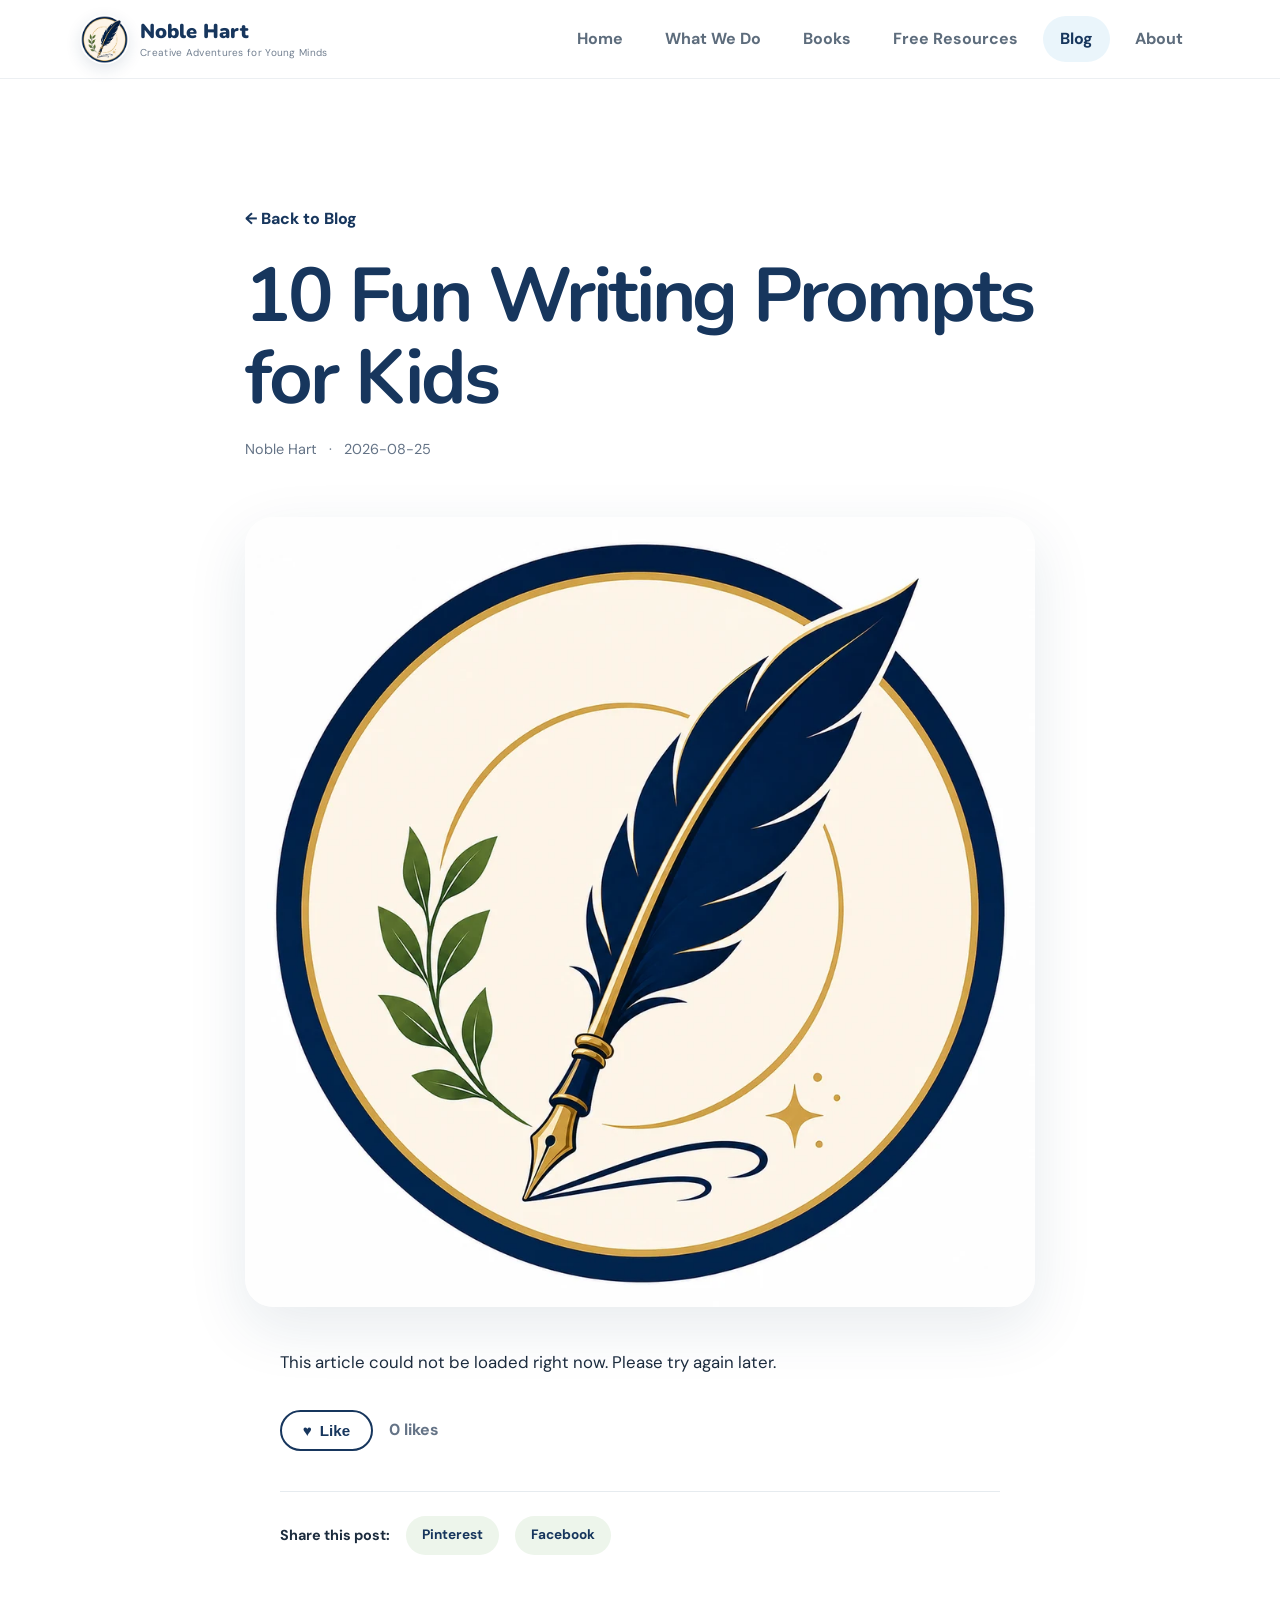
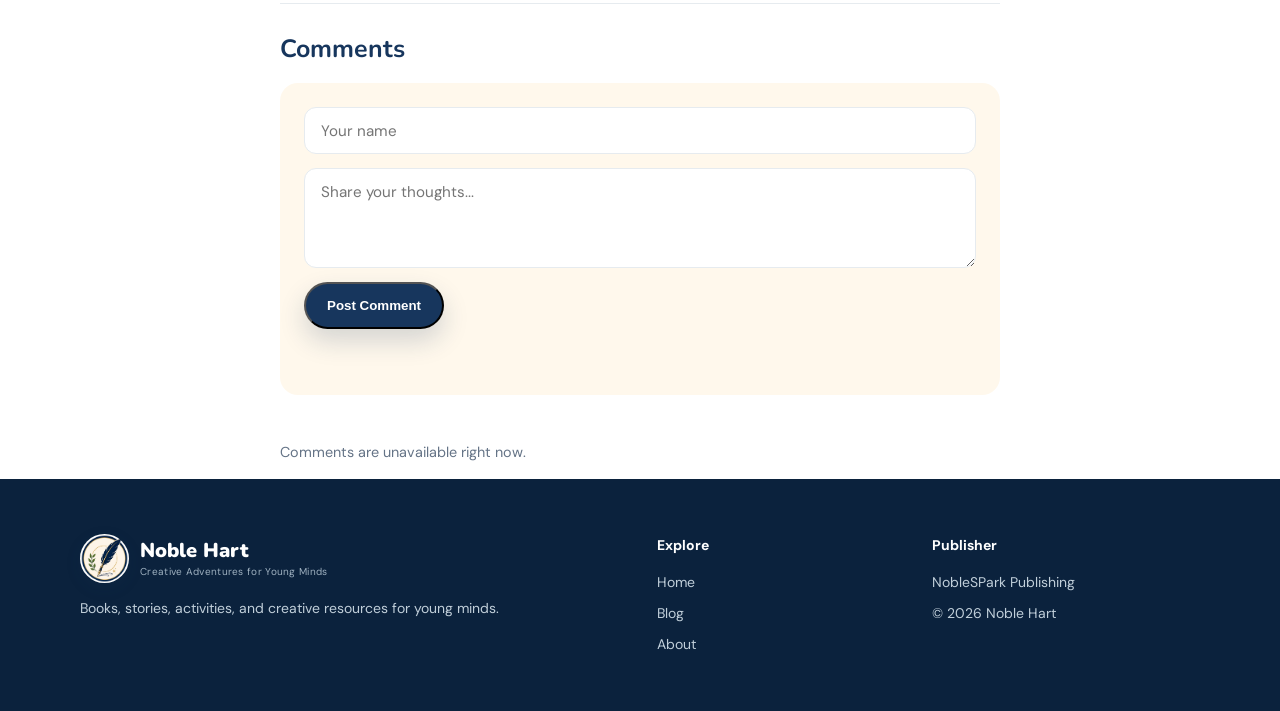
<file: blog/10-fun-writing-prompts-for-kids.html>
<!doctype html>
<html lang="en">
<head>
  <meta charset="utf-8">
  <meta name="viewport" content="width=device-width, initial-scale=1">
  <meta name="description" content="Fun writing prompts designed to help children discover story ideas and enjoy writing.">
  <meta name="theme-color" content="#17365D">
  <title>10 Fun Writing Prompts for Kids | Noble Hart — Noble Hart Blog</title>
  <link rel="icon" type="image/png" href="../assets/noble-hart-logo.png">

  <meta property="og:title" content="10 Fun Writing Prompts for Kids">
  <meta property="og:description" content="Fun writing prompts designed to help children discover story ideas and enjoy writing.">
  <meta property="og:type" content="article">
  

  <link rel="preconnect" href="https://fonts.googleapis.com">
  <link rel="preconnect" href="https://fonts.gstatic.com" crossorigin>
  <link href="https://fonts.googleapis.com/css2?family=DM+Sans:wght@400;500;600;700&family=Nunito:wght@600;700;800;900&display=swap" rel="stylesheet">
  <link rel="stylesheet" href="../styles.css">
</head>
<body>
  <header class="site-header">
    <div class="container nav-wrap"><a class="brand" href="../index.html"><img src="../assets/noble-hart-logo.webp" alt="Noble Hart logo"><span class="brand-text"><strong data-setting="site_name">Noble Hart</strong><small data-setting="site_tagline">Creative Adventures for Young Minds</small></span></a><button class="menu-toggle" aria-label="Open menu" aria-expanded="false"><span></span><span></span><span></span></button>
      <nav class="nav-links" aria-label="Primary navigation">
        <a href="../index.html#home">Home</a>
        <a href="../index.html#what-we-do">What We Do</a>
        <a href="../book.html">Books</a>
        <a href="../freebies.html">Free Resources</a>
        <a class="active" href="../blog.html">Blog</a>
        <a href="../about.html">About</a>
      </nav>
    </div>
  </header>

  <main>
    <section class="post-hero">
      <div class="container narrow">
        <a class="text-link" href="../blog.html">← Back to Blog</a>
        <h1>10 Fun Writing Prompts for Kids</h1>
        <div class="post-meta-row"><span>Noble Hart</span><span>·</span><span>2026-08-25</span></div>
      </div>
    </section>

    <div class="container narrow">
      <div class="post-cover"><img src="../assets/noble-hart-logo.webp" alt="10 Fun Writing Prompts for Kids"></div>

      <div class="post-body" id="postBody">
        <p class="comment-empty">Loading article...</p>
      </div>

      <div class="post-engagement">
        <button id="likeBtn" class="like-btn" type="button"><span>♥</span><span class="like-label">Like</span></button>
        <span class="like-count"><span id="likeCount">0</span> likes</span>
      </div>

      <div class="post-share">
        <strong>Share this post:</strong>
        <a href="https://pinterest.com/pin/create/button/" target="_blank" rel="noopener">Pinterest</a>
        <a href="https://www.facebook.com/sharer/sharer.php" target="_blank" rel="noopener">Facebook</a>
      </div>

      <section class="comments-section">
        <h3>Comments</h3>
        <form id="commentForm" class="comment-form">
          <label class="sr-only" for="commentName">Your name</label>
          <input id="commentName" name="name" type="text" placeholder="Your name" required>
          <label class="sr-only" for="commentText">Your comment</label>
          <textarea id="commentText" name="comment" placeholder="Share your thoughts..." required></textarea>
          <label class="comment-honeypot" for="website">Website</label>
          <input class="comment-honeypot" id="website" name="website" type="text" tabindex="-1" autocomplete="off">
          <button class="btn btn-primary" type="submit">Post Comment</button>
          <p class="comment-status" id="commentStatus"></p>
        </form>
        <div id="commentList" class="comment-list"><p class="comment-empty">Loading comments...</p></div>
      </section>
    </div>
  </main>

  <footer class="site-footer">
    <div class="container footer-grid">
      <div><a class="brand footer-brand" href="../index.html"><img src="../assets/noble-hart-logo.webp" alt="Noble Hart logo"><span class="brand-text"><strong data-setting="site_name">Noble Hart</strong><small data-setting="site_tagline">Creative Adventures for Young Minds</small></span></a>
        <p>Books, stories, activities, and creative resources for young minds.</p>
      </div>
      <div class="footer-links"><strong>Explore</strong><a href="../index.html">Home</a><a href="../blog.html">Blog</a><a href="../about.html">About</a></div>
      <div class="footer-links"><strong>Publisher</strong><span data-setting="publisher_name">NobleSPark Publishing</span><span>© <span id="year"></span> <span data-setting="site_name">Noble Hart</span></span></div>
    </div>
  </footer>
  <button id="backToTop" class="back-to-top" type="button" aria-label="Back to top"><svg width="20" height="20" viewBox="0 0 24 24" fill="none" stroke="currentColor" stroke-width="2.5" stroke-linecap="round" stroke-linejoin="round"><line x1="12" y1="19" x2="12" y2="5"></line><polyline points="5 12 12 5 19 12"></polyline></svg></button>

  <script src="../script.js"></script>
  <script>
    const CMS_API_URL = "https://script.google.com/macros/s/AKfycbwE3quMPpnf3wXiq09_BIcTH-mHGd1M4VuN76Ld8M0OTdxxr3mzDDN_AY2n136BRqvA/exec";
    const CONTENT_TYPE = "Article";
    const CONTENT_ID = "ART001";
  </script>
  <script src="../cms-engine.js"></script>
  <script src="../cms-site.js"></script>
</body>
</html>
</file>
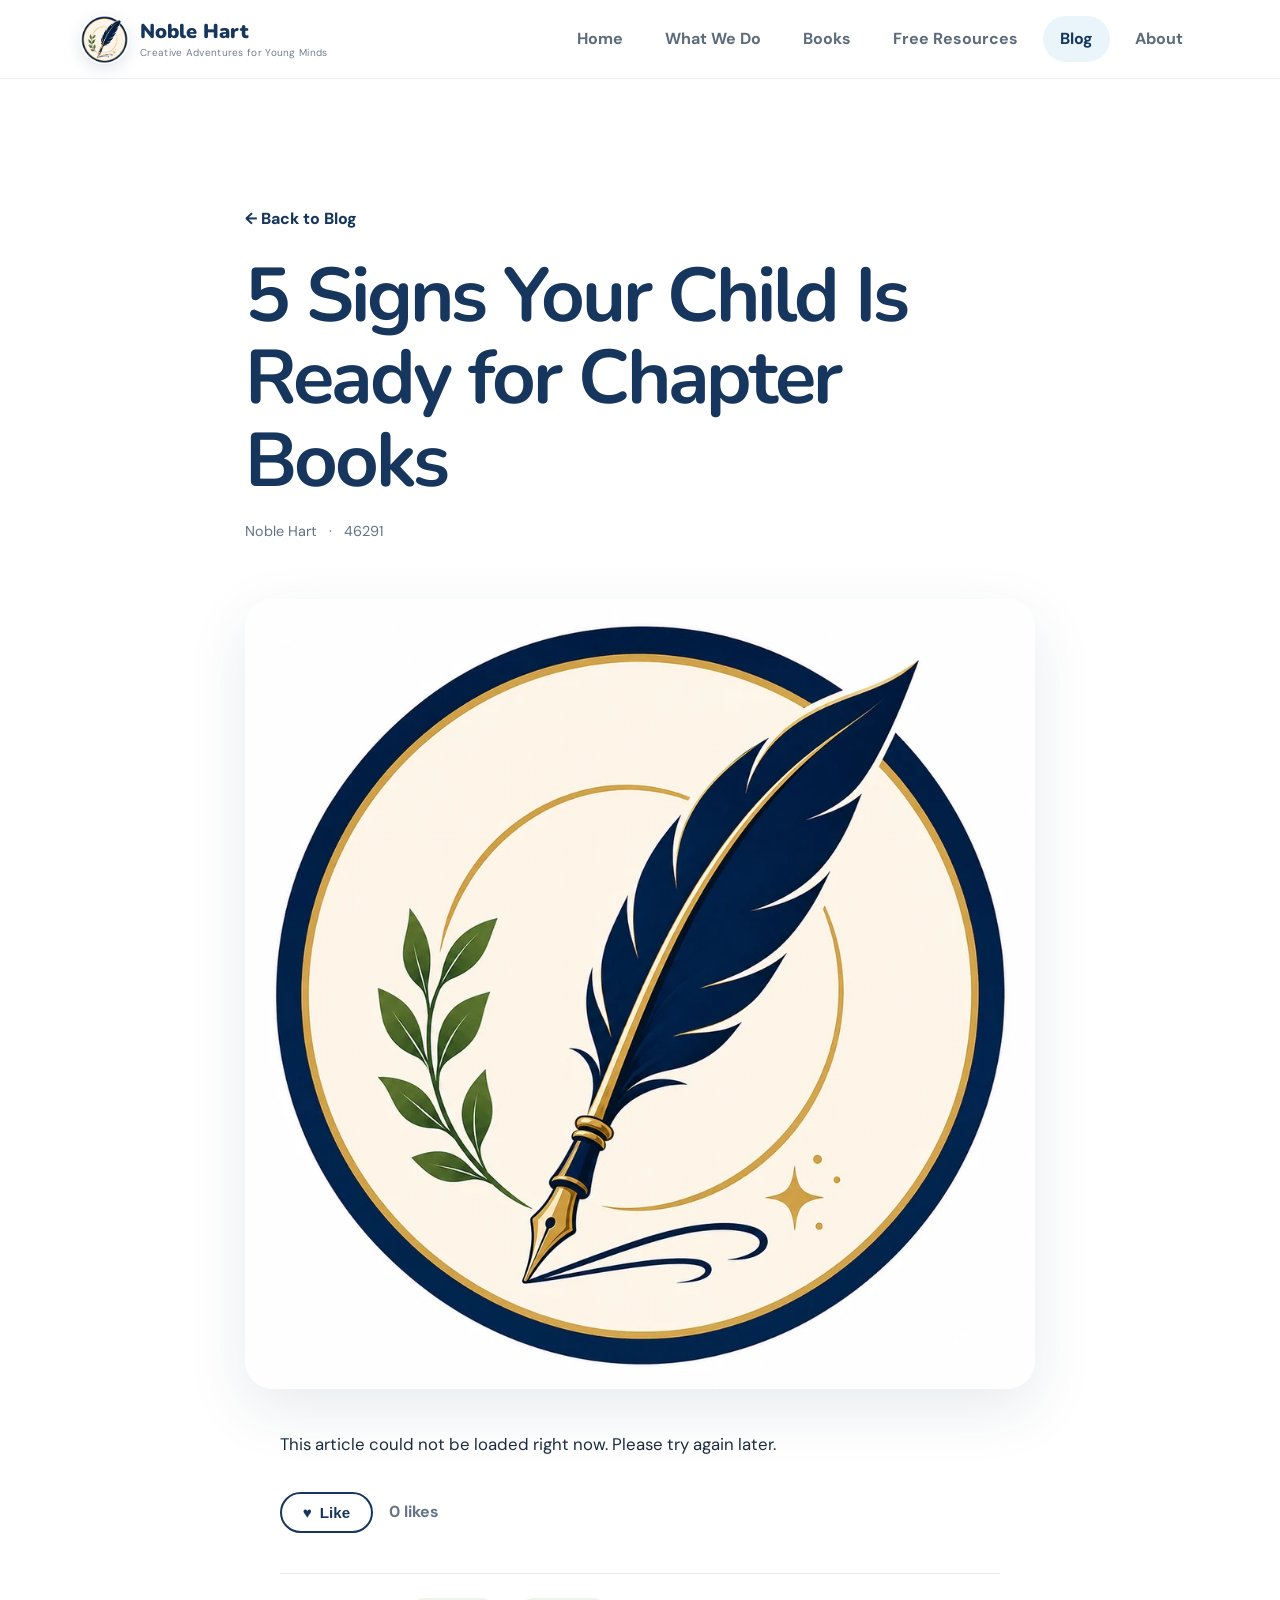
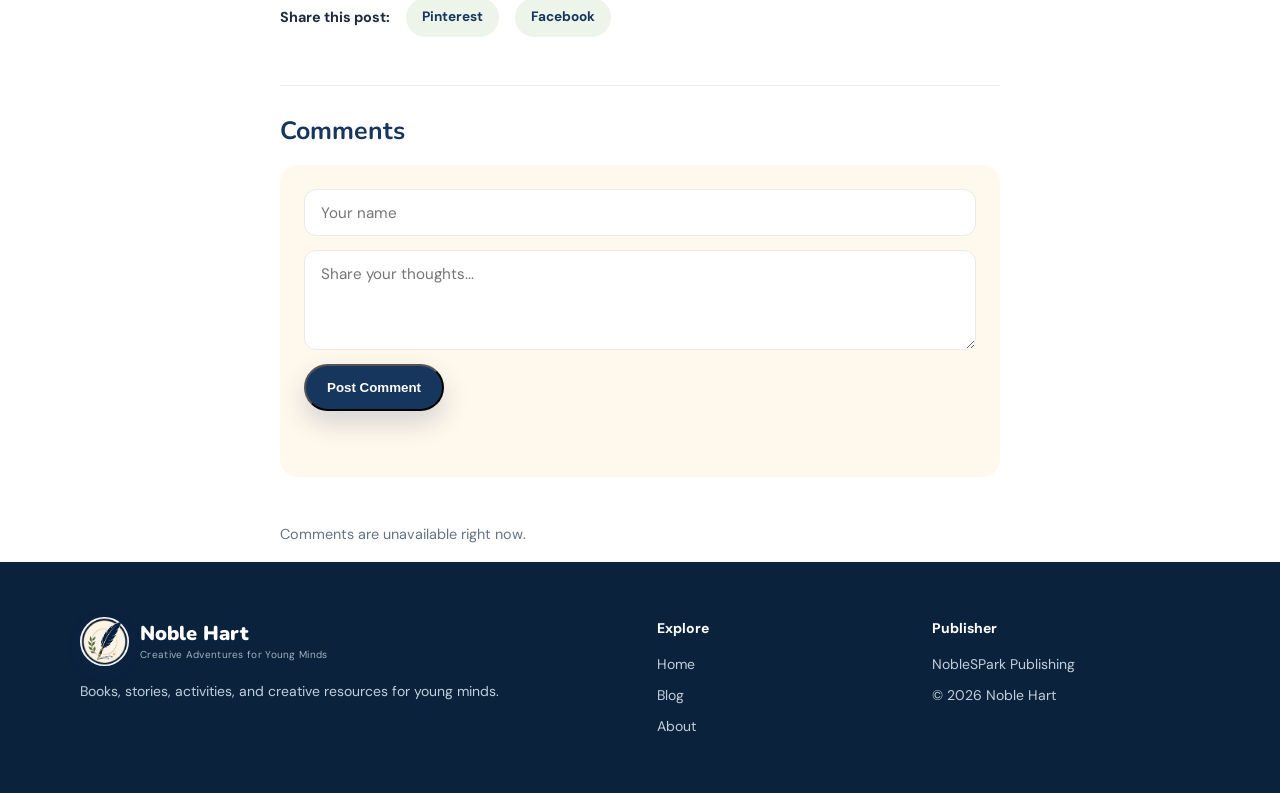
<file: blog/5-signs-your-child-is-ready-for-chapter-books.html>
<!doctype html>
<html lang="en">
<head>
  <meta charset="utf-8">
  <meta name="viewport" content="width=device-width, initial-scale=1">
  <meta name="description" content="Not sure if your young reader is ready to move beyond picture books? Heres what to look for.">
  <meta name="theme-color" content="#17365D">
  <title>5 Signs Your Child Is Ready for Chapter Books | Noble Hart — Noble Hart Blog</title>
  <link rel="icon" type="image/png" href="../assets/noble-hart-logo.png">

  <meta property="og:title" content="5 Signs Your Child Is Ready for Chapter Books">
  <meta property="og:description" content="Not sure if your young reader is ready to move beyond picture books? Heres what to look for.">
  <meta property="og:type" content="article">
  

  <link rel="preconnect" href="https://fonts.googleapis.com">
  <link rel="preconnect" href="https://fonts.gstatic.com" crossorigin>
  <link href="https://fonts.googleapis.com/css2?family=DM+Sans:wght@400;500;600;700&family=Nunito:wght@600;700;800;900&display=swap" rel="stylesheet">
  <link rel="stylesheet" href="../styles.css">
</head>
<body>
  <header class="site-header">
    <div class="container nav-wrap"><a class="brand" href="../index.html"><img src="../assets/noble-hart-logo.webp" alt="Noble Hart logo"><span class="brand-text"><strong data-setting="site_name">Noble Hart</strong><small data-setting="site_tagline">Creative Adventures for Young Minds</small></span></a><button class="menu-toggle" aria-label="Open menu" aria-expanded="false"><span></span><span></span><span></span></button>
      <nav class="nav-links" aria-label="Primary navigation">
        <a href="../index.html#home">Home</a>
        <a href="../index.html#what-we-do">What We Do</a>
        <a href="../book.html">Books</a>
        <a href="../freebies.html">Free Resources</a>
        <a class="active" href="../blog.html">Blog</a>
        <a href="../about.html">About</a>
      </nav>
    </div>
  </header>

  <main>
    <section class="post-hero">
      <div class="container narrow">
        <a class="text-link" href="../blog.html">← Back to Blog</a>
        <h1>5 Signs Your Child Is Ready for Chapter Books</h1>
        <div class="post-meta-row"><span>Noble Hart</span><span>·</span><span>46291</span></div>
      </div>
    </section>

    <div class="container narrow">
      <div class="post-cover"><img src="../assets/noble-hart-logo.webp" alt="5 Signs Your Child Is Ready for Chapter Books"></div>

      <div class="post-body" id="postBody">
        <p class="comment-empty">Loading article...</p>
      </div>

      <div class="post-engagement">
        <button id="likeBtn" class="like-btn" type="button"><span>♥</span><span class="like-label">Like</span></button>
        <span class="like-count"><span id="likeCount">0</span> likes</span>
      </div>

      <div class="post-share">
        <strong>Share this post:</strong>
        <a href="https://pinterest.com/pin/create/button/" target="_blank" rel="noopener">Pinterest</a>
        <a href="https://www.facebook.com/sharer/sharer.php" target="_blank" rel="noopener">Facebook</a>
      </div>

      <section class="comments-section">
        <h3>Comments</h3>
        <form id="commentForm" class="comment-form">
          <label class="sr-only" for="commentName">Your name</label>
          <input id="commentName" name="name" type="text" placeholder="Your name" required>
          <label class="sr-only" for="commentText">Your comment</label>
          <textarea id="commentText" name="comment" placeholder="Share your thoughts..." required></textarea>
          <label class="comment-honeypot" for="website">Website</label>
          <input class="comment-honeypot" id="website" name="website" type="text" tabindex="-1" autocomplete="off">
          <button class="btn btn-primary" type="submit">Post Comment</button>
          <p class="comment-status" id="commentStatus"></p>
        </form>
        <div id="commentList" class="comment-list"><p class="comment-empty">Loading comments...</p></div>
      </section>
    </div>
  </main>

  <footer class="site-footer">
    <div class="container footer-grid">
      <div><a class="brand footer-brand" href="../index.html"><img src="../assets/noble-hart-logo.webp" alt="Noble Hart logo"><span class="brand-text"><strong data-setting="site_name">Noble Hart</strong><small data-setting="site_tagline">Creative Adventures for Young Minds</small></span></a>
        <p>Books, stories, activities, and creative resources for young minds.</p>
      </div>
      <div class="footer-links"><strong>Explore</strong><a href="../index.html">Home</a><a href="../blog.html">Blog</a><a href="../about.html">About</a></div>
      <div class="footer-links"><strong>Publisher</strong><span data-setting="publisher_name">NobleSPark Publishing</span><span>© <span id="year"></span> <span data-setting="site_name">Noble Hart</span></span></div>
    </div>
  </footer>
  <button id="backToTop" class="back-to-top" type="button" aria-label="Back to top"><svg width="20" height="20" viewBox="0 0 24 24" fill="none" stroke="currentColor" stroke-width="2.5" stroke-linecap="round" stroke-linejoin="round"><line x1="12" y1="19" x2="12" y2="5"></line><polyline points="5 12 12 5 19 12"></polyline></svg></button>

  <script src="../script.js"></script>
  <script>
    const CMS_API_URL = "https://script.google.com/macros/s/AKfycbwE3quMPpnf3wXiq09_BIcTH-mHGd1M4VuN76Ld8M0OTdxxr3mzDDN_AY2n136BRqvA/exec";
    const CONTENT_TYPE = "Article";
    const CONTENT_ID = "ART007";
  </script>
  <script src="../cms-engine.js"></script>
  <script src="../cms-site.js"></script>
</body>
</html>
</file>
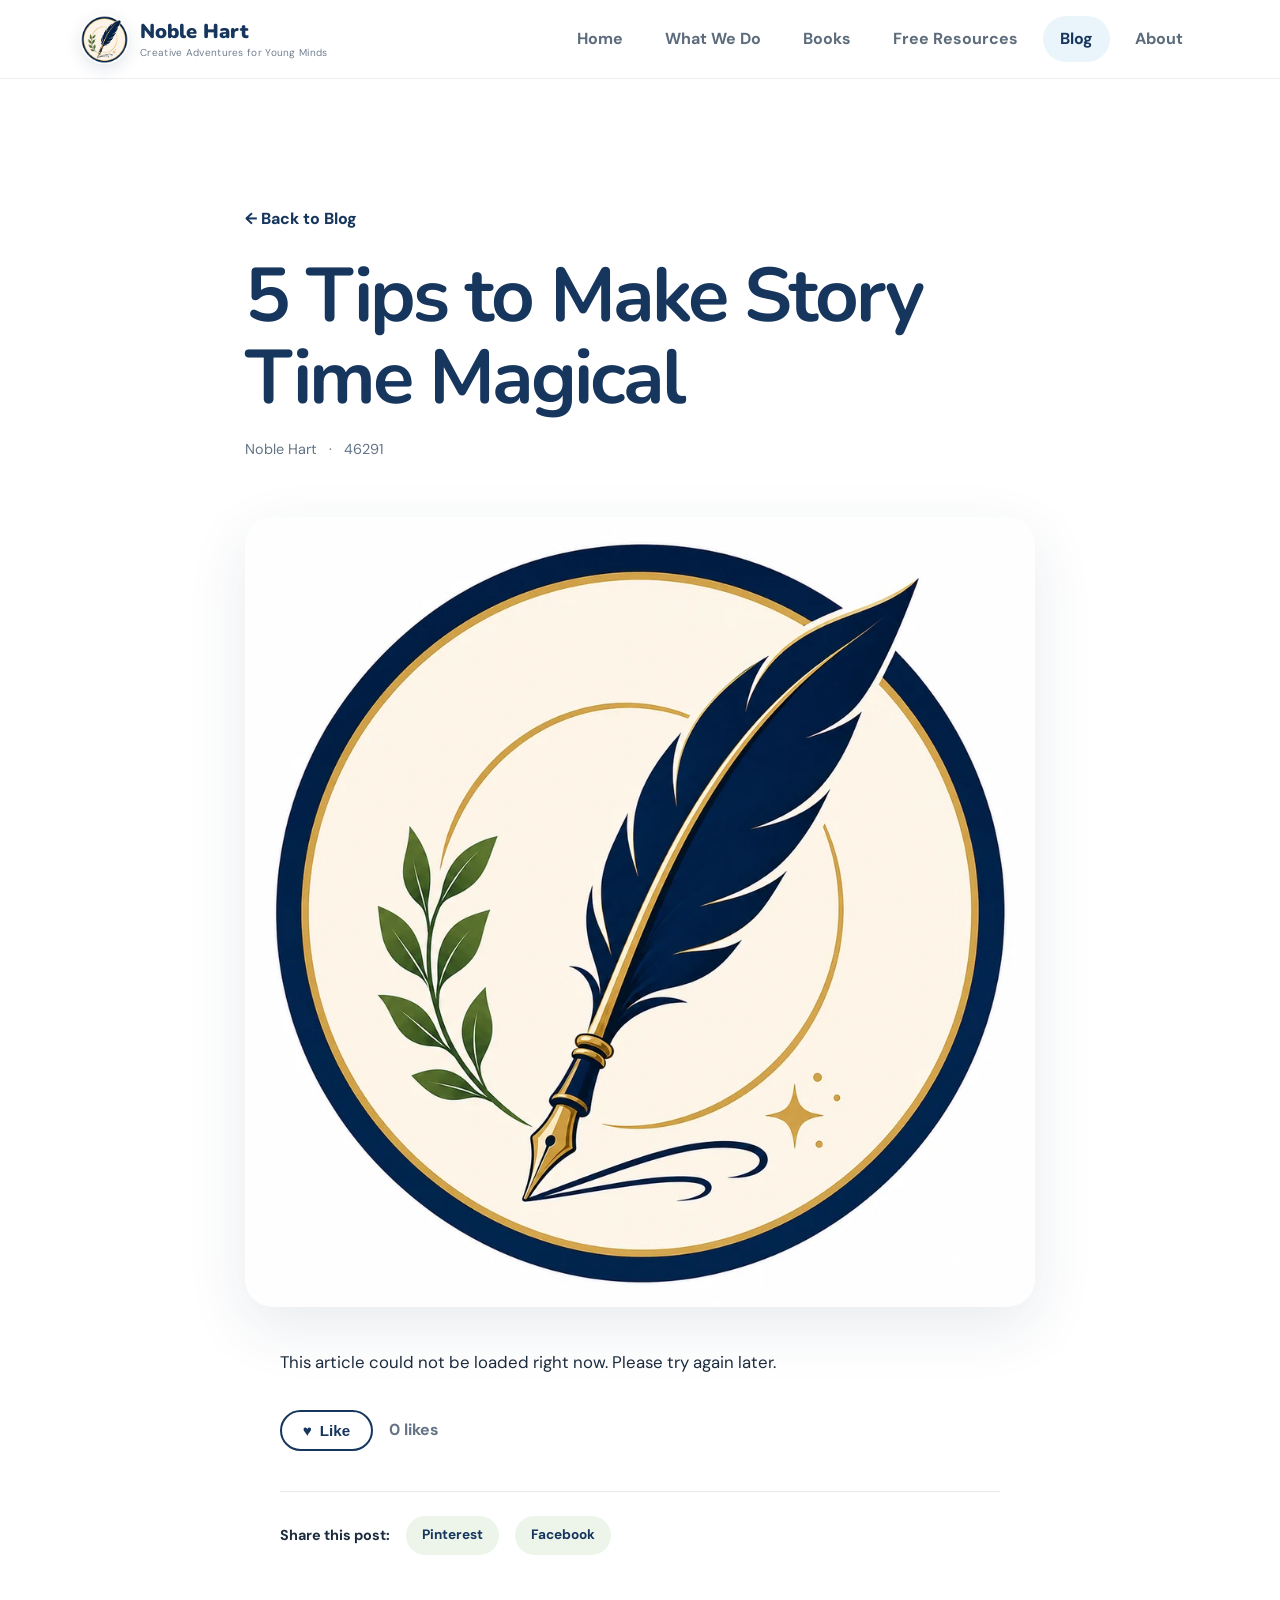
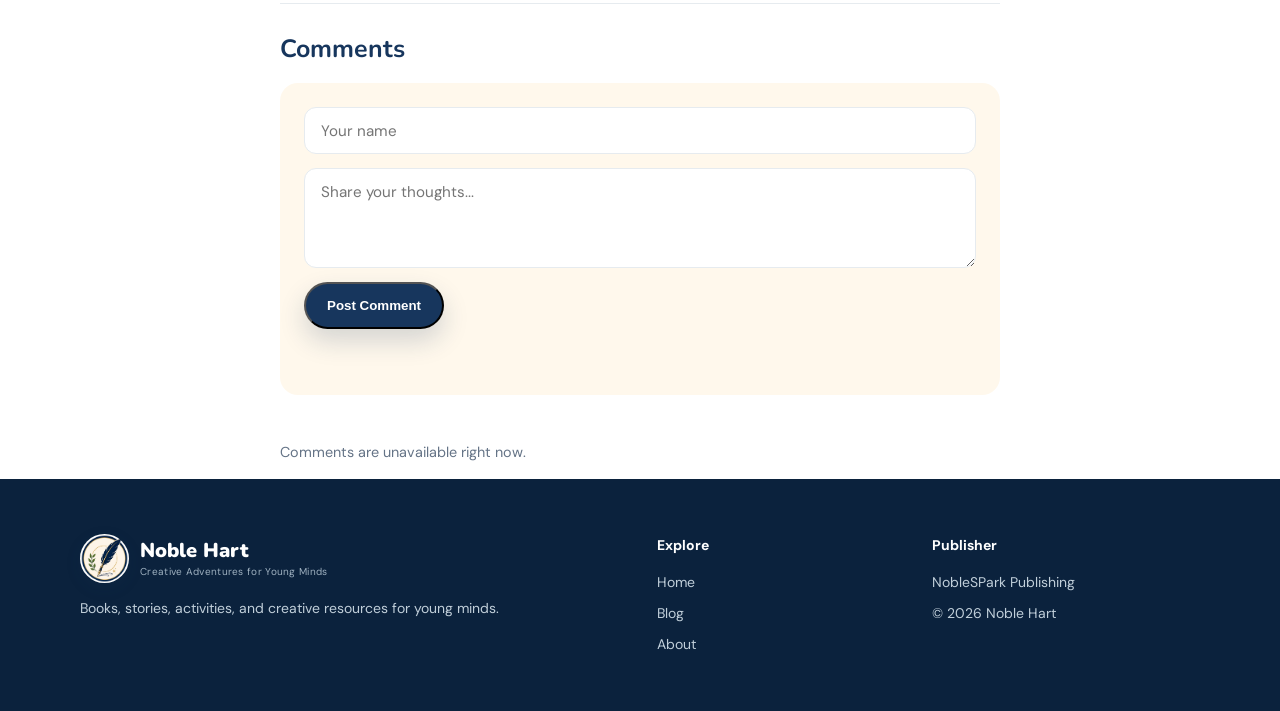
<file: blog/5-tips-to-make-story-time-magical.html>
<!doctype html>
<html lang="en">
<head>
  <meta charset="utf-8">
  <meta name="viewport" content="width=device-width, initial-scale=1">
  <meta name="description" content="Simple, practical ways to turn everyday reading time into something your child looks forward to.">
  <meta name="theme-color" content="#17365D">
  <title>5 Tips to Make Story Time Magical | Noble Hart — Noble Hart Blog</title>
  <link rel="icon" type="image/png" href="../assets/noble-hart-logo.png">

  <meta property="og:title" content="5 Tips to Make Story Time Magical">
  <meta property="og:description" content="Simple, practical ways to turn everyday reading time into something your child looks forward to.">
  <meta property="og:type" content="article">
  

  <link rel="preconnect" href="https://fonts.googleapis.com">
  <link rel="preconnect" href="https://fonts.gstatic.com" crossorigin>
  <link href="https://fonts.googleapis.com/css2?family=DM+Sans:wght@400;500;600;700&family=Nunito:wght@600;700;800;900&display=swap" rel="stylesheet">
  <link rel="stylesheet" href="../styles.css">
</head>
<body>
  <header class="site-header">
    <div class="container nav-wrap"><a class="brand" href="../index.html"><img src="../assets/noble-hart-logo.webp" alt="Noble Hart logo"><span class="brand-text"><strong data-setting="site_name">Noble Hart</strong><small data-setting="site_tagline">Creative Adventures for Young Minds</small></span></a><button class="menu-toggle" aria-label="Open menu" aria-expanded="false"><span></span><span></span><span></span></button>
      <nav class="nav-links" aria-label="Primary navigation">
        <a href="../index.html#home">Home</a>
        <a href="../index.html#what-we-do">What We Do</a>
        <a href="../book.html">Books</a>
        <a href="../freebies.html">Free Resources</a>
        <a class="active" href="../blog.html">Blog</a>
        <a href="../about.html">About</a>
      </nav>
    </div>
  </header>

  <main>
    <section class="post-hero">
      <div class="container narrow">
        <a class="text-link" href="../blog.html">← Back to Blog</a>
        <h1>5 Tips to Make Story Time Magical</h1>
        <div class="post-meta-row"><span>Noble Hart</span><span>·</span><span>46291</span></div>
      </div>
    </section>

    <div class="container narrow">
      <div class="post-cover"><img src="../assets/noble-hart-logo.webp" alt="5 Tips to Make Story Time Magical"></div>

      <div class="post-body" id="postBody">
        <p class="comment-empty">Loading article...</p>
      </div>

      <div class="post-engagement">
        <button id="likeBtn" class="like-btn" type="button"><span>♥</span><span class="like-label">Like</span></button>
        <span class="like-count"><span id="likeCount">0</span> likes</span>
      </div>

      <div class="post-share">
        <strong>Share this post:</strong>
        <a href="https://pinterest.com/pin/create/button/" target="_blank" rel="noopener">Pinterest</a>
        <a href="https://www.facebook.com/sharer/sharer.php" target="_blank" rel="noopener">Facebook</a>
      </div>

      <section class="comments-section">
        <h3>Comments</h3>
        <form id="commentForm" class="comment-form">
          <label class="sr-only" for="commentName">Your name</label>
          <input id="commentName" name="name" type="text" placeholder="Your name" required>
          <label class="sr-only" for="commentText">Your comment</label>
          <textarea id="commentText" name="comment" placeholder="Share your thoughts..." required></textarea>
          <label class="comment-honeypot" for="website">Website</label>
          <input class="comment-honeypot" id="website" name="website" type="text" tabindex="-1" autocomplete="off">
          <button class="btn btn-primary" type="submit">Post Comment</button>
          <p class="comment-status" id="commentStatus"></p>
        </form>
        <div id="commentList" class="comment-list"><p class="comment-empty">Loading comments...</p></div>
      </section>
    </div>
  </main>

  <footer class="site-footer">
    <div class="container footer-grid">
      <div><a class="brand footer-brand" href="../index.html"><img src="../assets/noble-hart-logo.webp" alt="Noble Hart logo"><span class="brand-text"><strong data-setting="site_name">Noble Hart</strong><small data-setting="site_tagline">Creative Adventures for Young Minds</small></span></a>
        <p>Books, stories, activities, and creative resources for young minds.</p>
      </div>
      <div class="footer-links"><strong>Explore</strong><a href="../index.html">Home</a><a href="../blog.html">Blog</a><a href="../about.html">About</a></div>
      <div class="footer-links"><strong>Publisher</strong><span data-setting="publisher_name">NobleSPark Publishing</span><span>© <span id="year"></span> <span data-setting="site_name">Noble Hart</span></span></div>
    </div>
  </footer>
  <button id="backToTop" class="back-to-top" type="button" aria-label="Back to top"><svg width="20" height="20" viewBox="0 0 24 24" fill="none" stroke="currentColor" stroke-width="2.5" stroke-linecap="round" stroke-linejoin="round"><line x1="12" y1="19" x2="12" y2="5"></line><polyline points="5 12 12 5 19 12"></polyline></svg></button>

  <script src="../script.js"></script>
  <script>
    const CMS_API_URL = "https://script.google.com/macros/s/AKfycbwE3quMPpnf3wXiq09_BIcTH-mHGd1M4VuN76Ld8M0OTdxxr3mzDDN_AY2n136BRqvA/exec";
    const CONTENT_TYPE = "Article";
    const CONTENT_ID = "ART004";
  </script>
  <script src="../cms-engine.js"></script>
  <script src="../cms-site.js"></script>
</body>
</html>
</file>
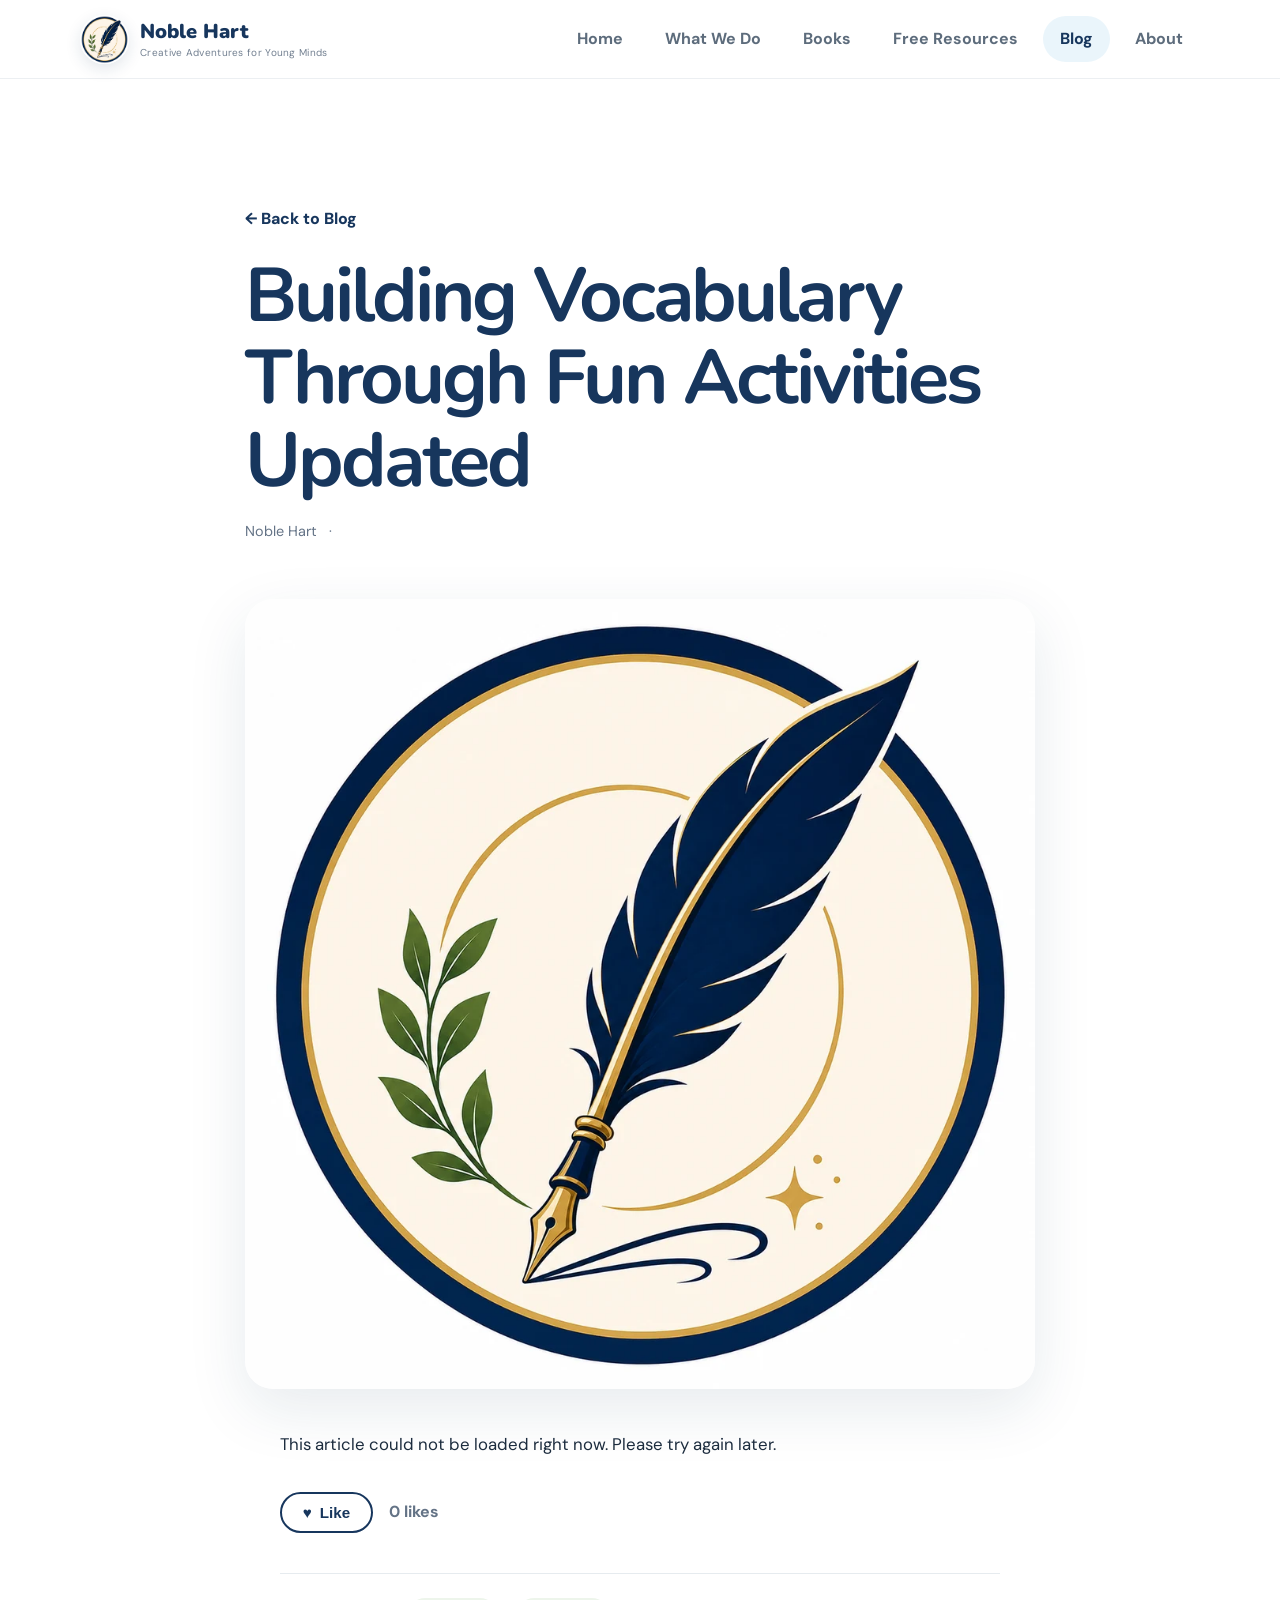
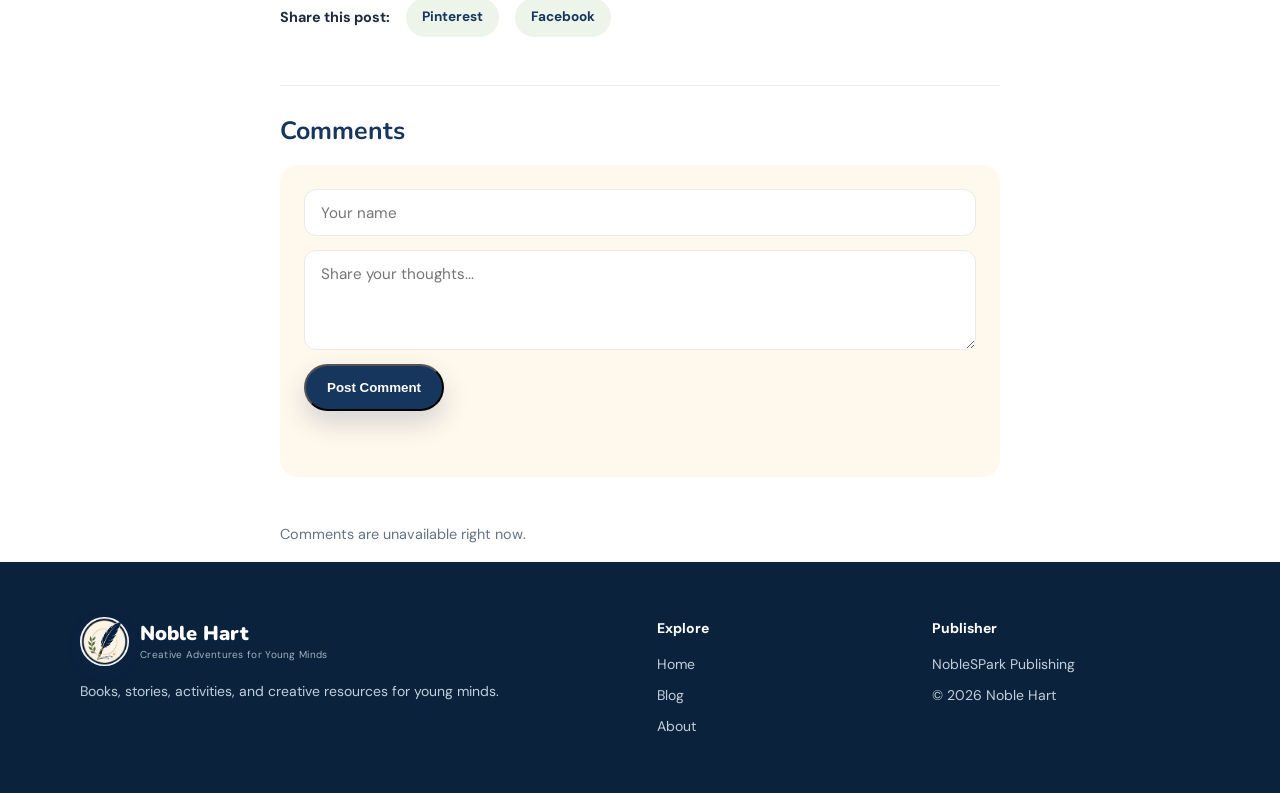
<file: blog/building-vocabulary-through-fun-activities.html>
<!doctype html>
<html lang="en">
<head>
  <meta charset="utf-8">
  <meta name="viewport" content="width=device-width, initial-scale=1">
  <meta name="description" content="Fun vocabulary activities for young learners.">
  <meta name="theme-color" content="#17365D">
  <title>Building Vocabulary Through Fun Activities | Noble Hart — Noble Hart Blog</title>
  <link rel="icon" type="image/png" href="../assets/noble-hart-logo.png">

  <meta property="og:title" content="Building Vocabulary Through Fun Activities Updated">
  <meta property="og:description" content="Fun vocabulary activities for young learners.">
  <meta property="og:type" content="article">
  

  <link rel="preconnect" href="https://fonts.googleapis.com">
  <link rel="preconnect" href="https://fonts.gstatic.com" crossorigin>
  <link href="https://fonts.googleapis.com/css2?family=DM+Sans:wght@400;500;600;700&family=Nunito:wght@600;700;800;900&display=swap" rel="stylesheet">
  <link rel="stylesheet" href="../styles.css">
</head>
<body>
  <header class="site-header">
    <div class="container nav-wrap"><a class="brand" href="../index.html"><img src="../assets/noble-hart-logo.webp" alt="Noble Hart logo"><span class="brand-text"><strong data-setting="site_name">Noble Hart</strong><small data-setting="site_tagline">Creative Adventures for Young Minds</small></span></a><button class="menu-toggle" aria-label="Open menu" aria-expanded="false"><span></span><span></span><span></span></button>
      <nav class="nav-links" aria-label="Primary navigation">
        <a href="../index.html#home">Home</a>
        <a href="../index.html#what-we-do">What We Do</a>
        <a href="../book.html">Books</a>
        <a href="../freebies.html">Free Resources</a>
        <a class="active" href="../blog.html">Blog</a>
        <a href="../about.html">About</a>
      </nav>
    </div>
  </header>

  <main>
    <section class="post-hero">
      <div class="container narrow">
        <a class="text-link" href="../blog.html">← Back to Blog</a>
        <h1>Building Vocabulary Through Fun Activities Updated</h1>
        <div class="post-meta-row"><span>Noble Hart</span><span>·</span><span></span></div>
      </div>
    </section>

    <div class="container narrow">
      <div class="post-cover"><img src="../assets/noble-hart-logo.webp" alt="Building Vocabulary Through Fun Activities Updated"></div>

      <div class="post-body" id="postBody">
        <p class="comment-empty">Loading article...</p>
      </div>

      <div class="post-engagement">
        <button id="likeBtn" class="like-btn" type="button"><span>♥</span><span class="like-label">Like</span></button>
        <span class="like-count"><span id="likeCount">0</span> likes</span>
      </div>

      <div class="post-share">
        <strong>Share this post:</strong>
        <a href="https://pinterest.com/pin/create/button/" target="_blank" rel="noopener">Pinterest</a>
        <a href="https://www.facebook.com/sharer/sharer.php" target="_blank" rel="noopener">Facebook</a>
      </div>

      <section class="comments-section">
        <h3>Comments</h3>
        <form id="commentForm" class="comment-form">
          <label class="sr-only" for="commentName">Your name</label>
          <input id="commentName" name="name" type="text" placeholder="Your name" required>
          <label class="sr-only" for="commentText">Your comment</label>
          <textarea id="commentText" name="comment" placeholder="Share your thoughts..." required></textarea>
          <label class="comment-honeypot" for="website">Website</label>
          <input class="comment-honeypot" id="website" name="website" type="text" tabindex="-1" autocomplete="off">
          <button class="btn btn-primary" type="submit">Post Comment</button>
          <p class="comment-status" id="commentStatus"></p>
        </form>
        <div id="commentList" class="comment-list"><p class="comment-empty">Loading comments...</p></div>
      </section>
    </div>
  </main>

  <footer class="site-footer">
    <div class="container footer-grid">
      <div><a class="brand footer-brand" href="../index.html"><img src="../assets/noble-hart-logo.webp" alt="Noble Hart logo"><span class="brand-text"><strong data-setting="site_name">Noble Hart</strong><small data-setting="site_tagline">Creative Adventures for Young Minds</small></span></a>
        <p>Books, stories, activities, and creative resources for young minds.</p>
      </div>
      <div class="footer-links"><strong>Explore</strong><a href="../index.html">Home</a><a href="../blog.html">Blog</a><a href="../about.html">About</a></div>
      <div class="footer-links"><strong>Publisher</strong><span data-setting="publisher_name">NobleSPark Publishing</span><span>© <span id="year"></span> <span data-setting="site_name">Noble Hart</span></span></div>
    </div>
  </footer>
  <button id="backToTop" class="back-to-top" type="button" aria-label="Back to top"><svg width="20" height="20" viewBox="0 0 24 24" fill="none" stroke="currentColor" stroke-width="2.5" stroke-linecap="round" stroke-linejoin="round"><line x1="12" y1="19" x2="12" y2="5"></line><polyline points="5 12 12 5 19 12"></polyline></svg></button>

  <script src="../script.js"></script>
  <script>
    const CMS_API_URL = "https://script.google.com/macros/s/AKfycbwE3quMPpnf3wXiq09_BIcTH-mHGd1M4VuN76Ld8M0OTdxxr3mzDDN_AY2n136BRqvA/exec";
    const CONTENT_TYPE = "Article";
    const CONTENT_ID = "ART003";
  </script>
  <script src="../cms-engine.js"></script>
  <script src="../cms-site.js"></script>
</body>
</html>
</file>
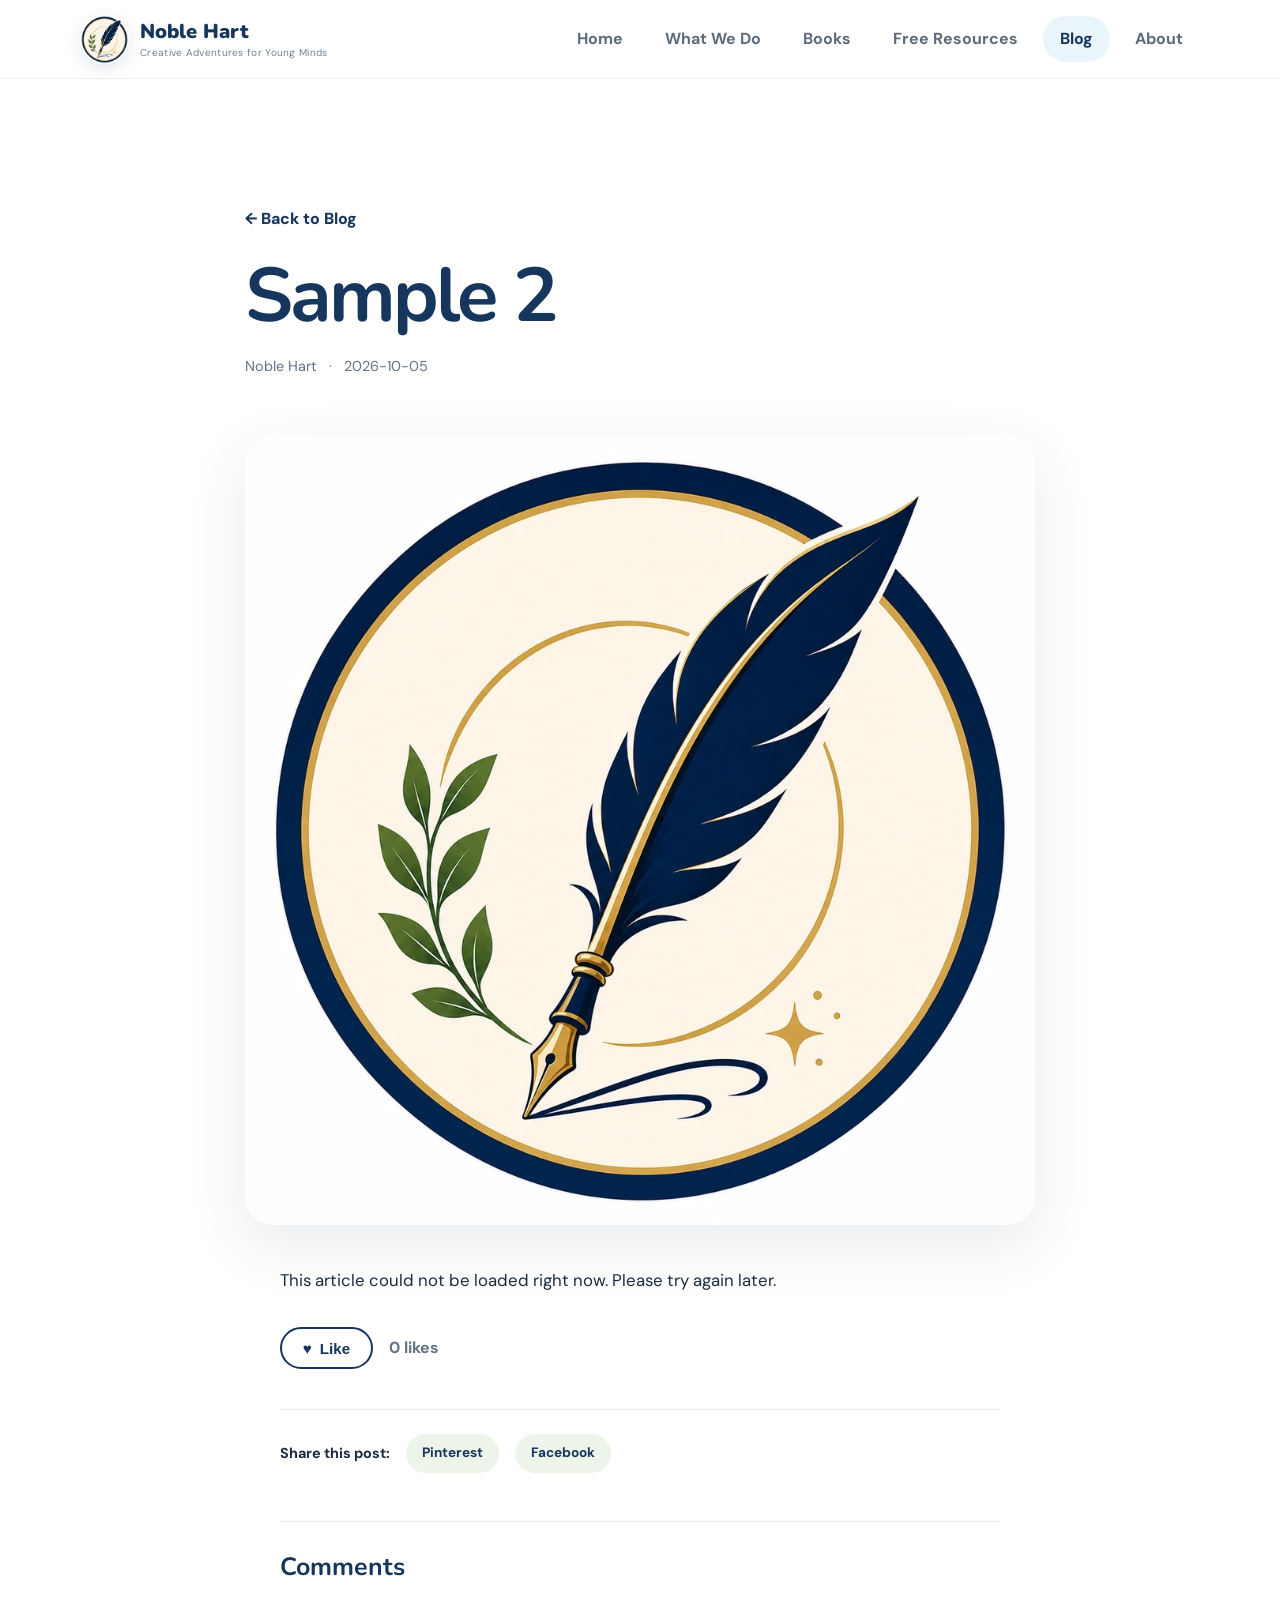
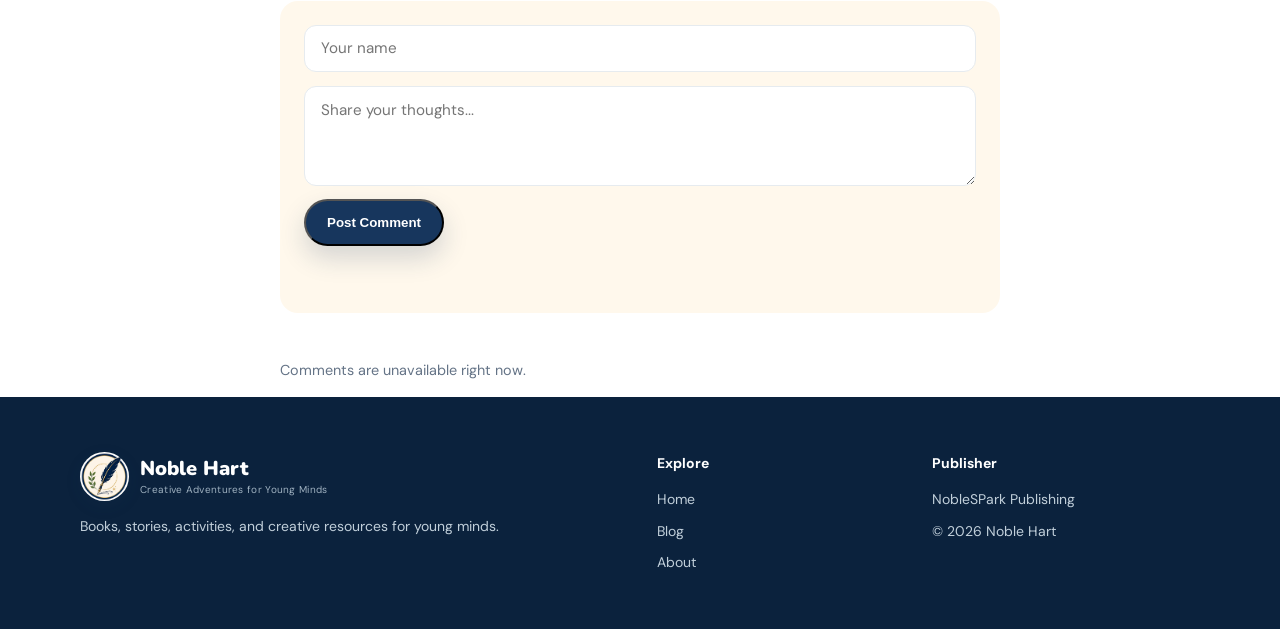
<file: blog/sample-2.html>
<!doctype html>
<html lang="en">
<head>
  <meta charset="utf-8">
  <meta name="viewport" content="width=device-width, initial-scale=1">
  <meta name="description" content="">
  <meta name="theme-color" content="#17365D">
  <title>Sample 2 — Noble Hart Blog</title>
  <link rel="icon" type="image/png" href="../assets/noble-hart-logo.png">

  <meta property="og:title" content="Sample 2">
  <meta property="og:description" content="">
  <meta property="og:type" content="article">
  

  <link rel="preconnect" href="https://fonts.googleapis.com">
  <link rel="preconnect" href="https://fonts.gstatic.com" crossorigin>
  <link href="https://fonts.googleapis.com/css2?family=DM+Sans:wght@400;500;600;700&family=Nunito:wght@600;700;800;900&display=swap" rel="stylesheet">
  <link rel="stylesheet" href="../styles.css">
</head>
<body>
  <header class="site-header">
    <div class="container nav-wrap"><a class="brand" href="../index.html"><img src="../assets/noble-hart-logo.webp" alt="Noble Hart logo"><span class="brand-text"><strong data-setting="site_name">Noble Hart</strong><small data-setting="site_tagline">Creative Adventures for Young Minds</small></span></a><button class="menu-toggle" aria-label="Open menu" aria-expanded="false"><span></span><span></span><span></span></button>
      <nav class="nav-links" aria-label="Primary navigation">
        <a href="../index.html#home">Home</a>
        <a href="../index.html#what-we-do">What We Do</a>
        <a href="../book.html">Books</a>
        <a href="../freebies.html">Free Resources</a>
        <a class="active" href="../blog.html">Blog</a>
        <a href="../about.html">About</a>
      </nav>
    </div>
  </header>

  <main>
    <section class="post-hero">
      <div class="container narrow">
        <a class="text-link" href="../blog.html">← Back to Blog</a>
        <h1>Sample 2</h1>
        <div class="post-meta-row"><span>Noble Hart</span><span>·</span><span>2026-10-05</span></div>
      </div>
    </section>

    <div class="container narrow">
      <div class="post-cover"><img src="../assets/noble-hart-logo.webp" alt="Sample 2"></div>

      <div class="post-body" id="postBody">
        <p class="comment-empty">Loading article...</p>
      </div>

      <div class="post-engagement">
        <button id="likeBtn" class="like-btn" type="button"><span>♥</span><span class="like-label">Like</span></button>
        <span class="like-count"><span id="likeCount">0</span> likes</span>
      </div>

      <div class="post-share">
        <strong>Share this post:</strong>
        <a href="https://pinterest.com/pin/create/button/" target="_blank" rel="noopener">Pinterest</a>
        <a href="https://www.facebook.com/sharer/sharer.php" target="_blank" rel="noopener">Facebook</a>
      </div>

      <section class="comments-section">
        <h3>Comments</h3>
        <form id="commentForm" class="comment-form">
          <label class="sr-only" for="commentName">Your name</label>
          <input id="commentName" name="name" type="text" placeholder="Your name" required>
          <label class="sr-only" for="commentText">Your comment</label>
          <textarea id="commentText" name="comment" placeholder="Share your thoughts..." required></textarea>
          <label class="comment-honeypot" for="website">Website</label>
          <input class="comment-honeypot" id="website" name="website" type="text" tabindex="-1" autocomplete="off">
          <button class="btn btn-primary" type="submit">Post Comment</button>
          <p class="comment-status" id="commentStatus"></p>
        </form>
        <div id="commentList" class="comment-list"><p class="comment-empty">Loading comments...</p></div>
      </section>
    </div>
  </main>

  <footer class="site-footer">
    <div class="container footer-grid">
      <div><a class="brand footer-brand" href="../index.html"><img src="../assets/noble-hart-logo.webp" alt="Noble Hart logo"><span class="brand-text"><strong data-setting="site_name">Noble Hart</strong><small data-setting="site_tagline">Creative Adventures for Young Minds</small></span></a>
        <p>Books, stories, activities, and creative resources for young minds.</p>
      </div>
      <div class="footer-links"><strong>Explore</strong><a href="../index.html">Home</a><a href="../blog.html">Blog</a><a href="../about.html">About</a></div>
      <div class="footer-links"><strong>Publisher</strong><span data-setting="publisher_name">NobleSPark Publishing</span><span>© <span id="year"></span> <span data-setting="site_name">Noble Hart</span></span></div>
    </div>
  </footer>
  <button id="backToTop" class="back-to-top" type="button" aria-label="Back to top"><svg width="20" height="20" viewBox="0 0 24 24" fill="none" stroke="currentColor" stroke-width="2.5" stroke-linecap="round" stroke-linejoin="round"><line x1="12" y1="19" x2="12" y2="5"></line><polyline points="5 12 12 5 19 12"></polyline></svg></button>

  <script src="../script.js"></script>
  <script>
    const CMS_API_URL = "https://script.google.com/macros/s/AKfycbwE3quMPpnf3wXiq09_BIcTH-mHGd1M4VuN76Ld8M0OTdxxr3mzDDN_AY2n136BRqvA/exec";
    const CONTENT_TYPE = "Article";
    const CONTENT_ID = "ART010";
  </script>
  <script src="../cms-engine.js"></script>
  <script src="../cms-site.js"></script>
</body>
</html>
</file>
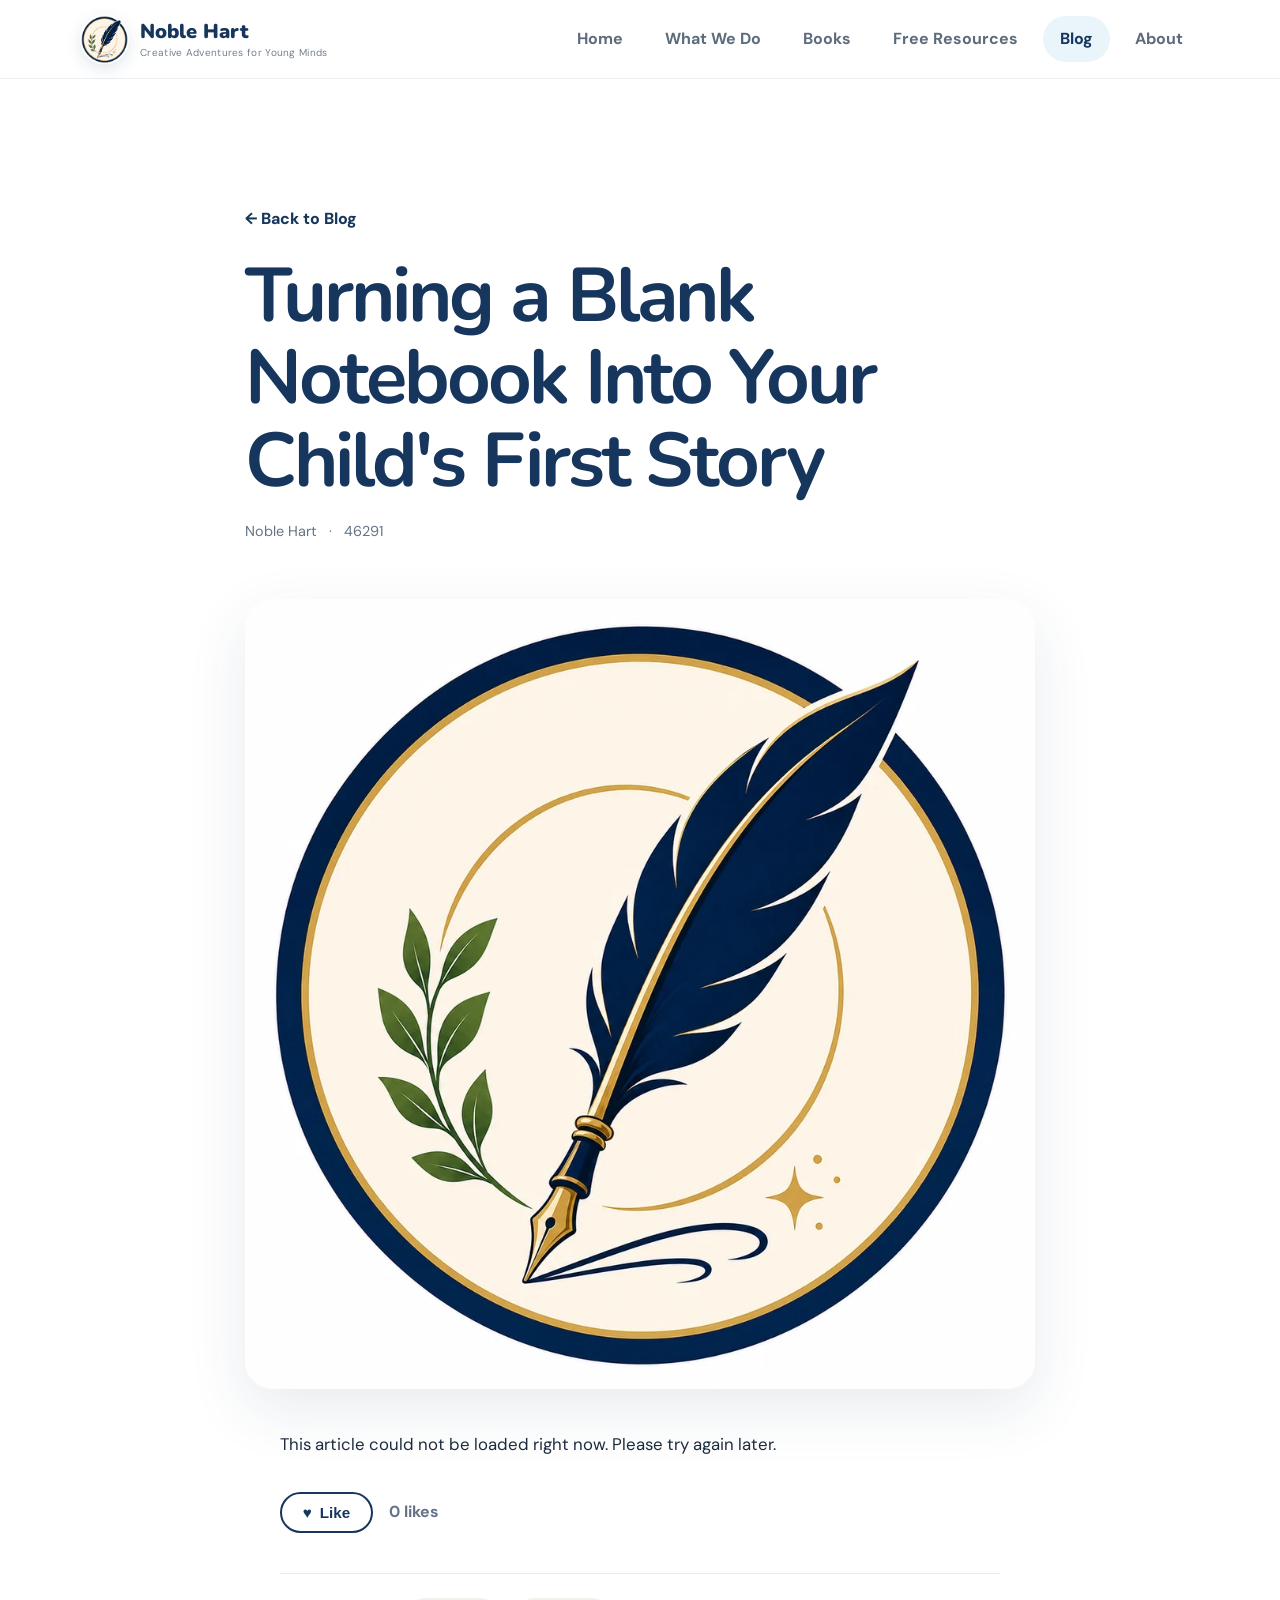
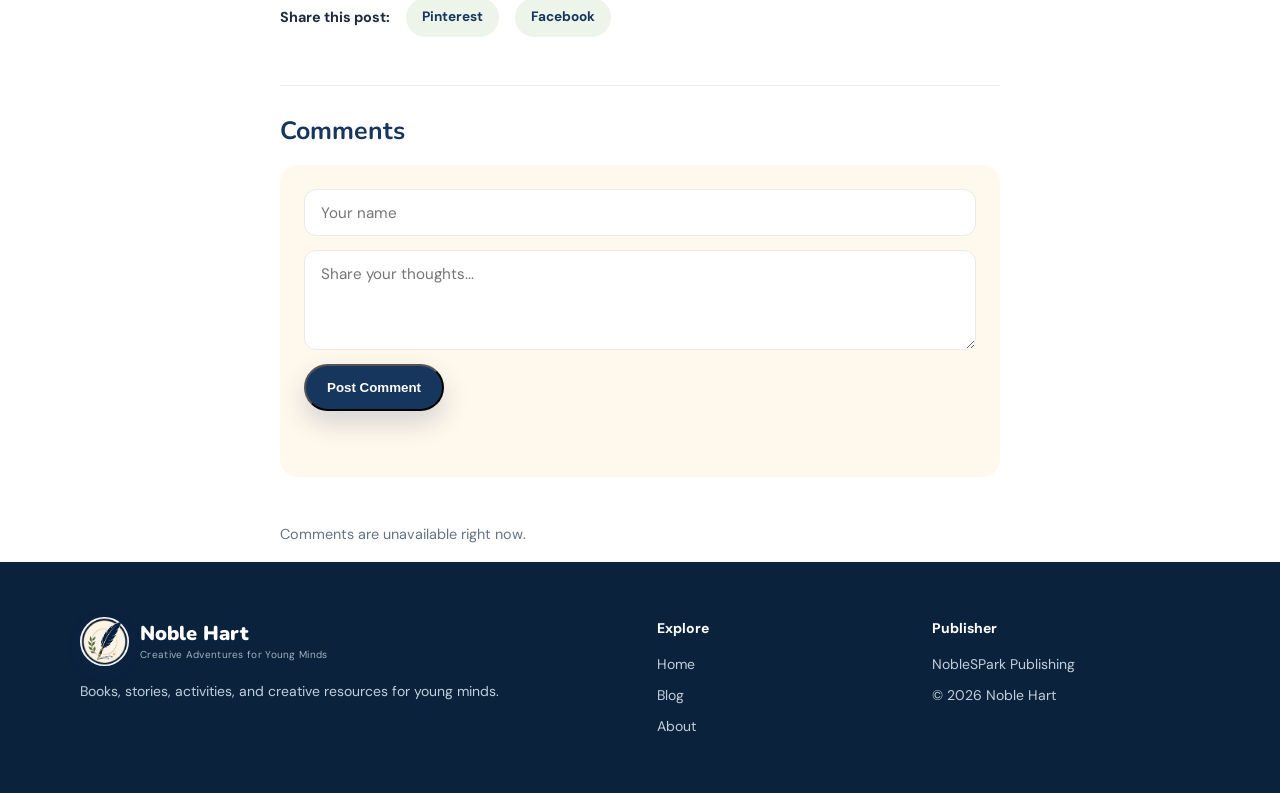
<file: blog/turning-a-blank-notebook-into-your-childs-first-story.html>
<!doctype html>
<html lang="en">
<head>
  <meta charset="utf-8">
  <meta name="viewport" content="width=device-width, initial-scale=1">
  <meta name="description" content="A few simple prompts can turn any blank notebook into your childs very first story.">
  <meta name="theme-color" content="#17365D">
  <title>Turning a Blank Notebook Into Your Child&#039;s First Story | Noble Hart — Noble Hart Blog</title>
  <link rel="icon" type="image/png" href="../assets/noble-hart-logo.png">

  <meta property="og:title" content="Turning a Blank Notebook Into Your Child&#039;s First Story">
  <meta property="og:description" content="A few simple prompts can turn any blank notebook into your childs very first story.">
  <meta property="og:type" content="article">
  

  <link rel="preconnect" href="https://fonts.googleapis.com">
  <link rel="preconnect" href="https://fonts.gstatic.com" crossorigin>
  <link href="https://fonts.googleapis.com/css2?family=DM+Sans:wght@400;500;600;700&family=Nunito:wght@600;700;800;900&display=swap" rel="stylesheet">
  <link rel="stylesheet" href="../styles.css">
</head>
<body>
  <header class="site-header">
    <div class="container nav-wrap"><a class="brand" href="../index.html"><img src="../assets/noble-hart-logo.webp" alt="Noble Hart logo"><span class="brand-text"><strong data-setting="site_name">Noble Hart</strong><small data-setting="site_tagline">Creative Adventures for Young Minds</small></span></a><button class="menu-toggle" aria-label="Open menu" aria-expanded="false"><span></span><span></span><span></span></button>
      <nav class="nav-links" aria-label="Primary navigation">
        <a href="../index.html#home">Home</a>
        <a href="../index.html#what-we-do">What We Do</a>
        <a href="../book.html">Books</a>
        <a href="../freebies.html">Free Resources</a>
        <a class="active" href="../blog.html">Blog</a>
        <a href="../about.html">About</a>
      </nav>
    </div>
  </header>

  <main>
    <section class="post-hero">
      <div class="container narrow">
        <a class="text-link" href="../blog.html">← Back to Blog</a>
        <h1>Turning a Blank Notebook Into Your Child&#039;s First Story</h1>
        <div class="post-meta-row"><span>Noble Hart</span><span>·</span><span>46291</span></div>
      </div>
    </section>

    <div class="container narrow">
      <div class="post-cover"><img src="../assets/noble-hart-logo.webp" alt="Turning a Blank Notebook Into Your Child&#039;s First Story"></div>

      <div class="post-body" id="postBody">
        <p class="comment-empty">Loading article...</p>
      </div>

      <div class="post-engagement">
        <button id="likeBtn" class="like-btn" type="button"><span>♥</span><span class="like-label">Like</span></button>
        <span class="like-count"><span id="likeCount">0</span> likes</span>
      </div>

      <div class="post-share">
        <strong>Share this post:</strong>
        <a href="https://pinterest.com/pin/create/button/" target="_blank" rel="noopener">Pinterest</a>
        <a href="https://www.facebook.com/sharer/sharer.php" target="_blank" rel="noopener">Facebook</a>
      </div>

      <section class="comments-section">
        <h3>Comments</h3>
        <form id="commentForm" class="comment-form">
          <label class="sr-only" for="commentName">Your name</label>
          <input id="commentName" name="name" type="text" placeholder="Your name" required>
          <label class="sr-only" for="commentText">Your comment</label>
          <textarea id="commentText" name="comment" placeholder="Share your thoughts..." required></textarea>
          <label class="comment-honeypot" for="website">Website</label>
          <input class="comment-honeypot" id="website" name="website" type="text" tabindex="-1" autocomplete="off">
          <button class="btn btn-primary" type="submit">Post Comment</button>
          <p class="comment-status" id="commentStatus"></p>
        </form>
        <div id="commentList" class="comment-list"><p class="comment-empty">Loading comments...</p></div>
      </section>
    </div>
  </main>

  <footer class="site-footer">
    <div class="container footer-grid">
      <div><a class="brand footer-brand" href="../index.html"><img src="../assets/noble-hart-logo.webp" alt="Noble Hart logo"><span class="brand-text"><strong data-setting="site_name">Noble Hart</strong><small data-setting="site_tagline">Creative Adventures for Young Minds</small></span></a>
        <p>Books, stories, activities, and creative resources for young minds.</p>
      </div>
      <div class="footer-links"><strong>Explore</strong><a href="../index.html">Home</a><a href="../blog.html">Blog</a><a href="../about.html">About</a></div>
      <div class="footer-links"><strong>Publisher</strong><span data-setting="publisher_name">NobleSPark Publishing</span><span>© <span id="year"></span> <span data-setting="site_name">Noble Hart</span></span></div>
    </div>
  </footer>
  <button id="backToTop" class="back-to-top" type="button" aria-label="Back to top"><svg width="20" height="20" viewBox="0 0 24 24" fill="none" stroke="currentColor" stroke-width="2.5" stroke-linecap="round" stroke-linejoin="round"><line x1="12" y1="19" x2="12" y2="5"></line><polyline points="5 12 12 5 19 12"></polyline></svg></button>

  <script src="../script.js"></script>
  <script>
    const CMS_API_URL = "https://script.google.com/macros/s/AKfycbwE3quMPpnf3wXiq09_BIcTH-mHGd1M4VuN76Ld8M0OTdxxr3mzDDN_AY2n136BRqvA/exec";
    const CONTENT_TYPE = "Article";
    const CONTENT_ID = "ART005";
  </script>
  <script src="../cms-engine.js"></script>
  <script src="../cms-site.js"></script>
</body>
</html>
</file>
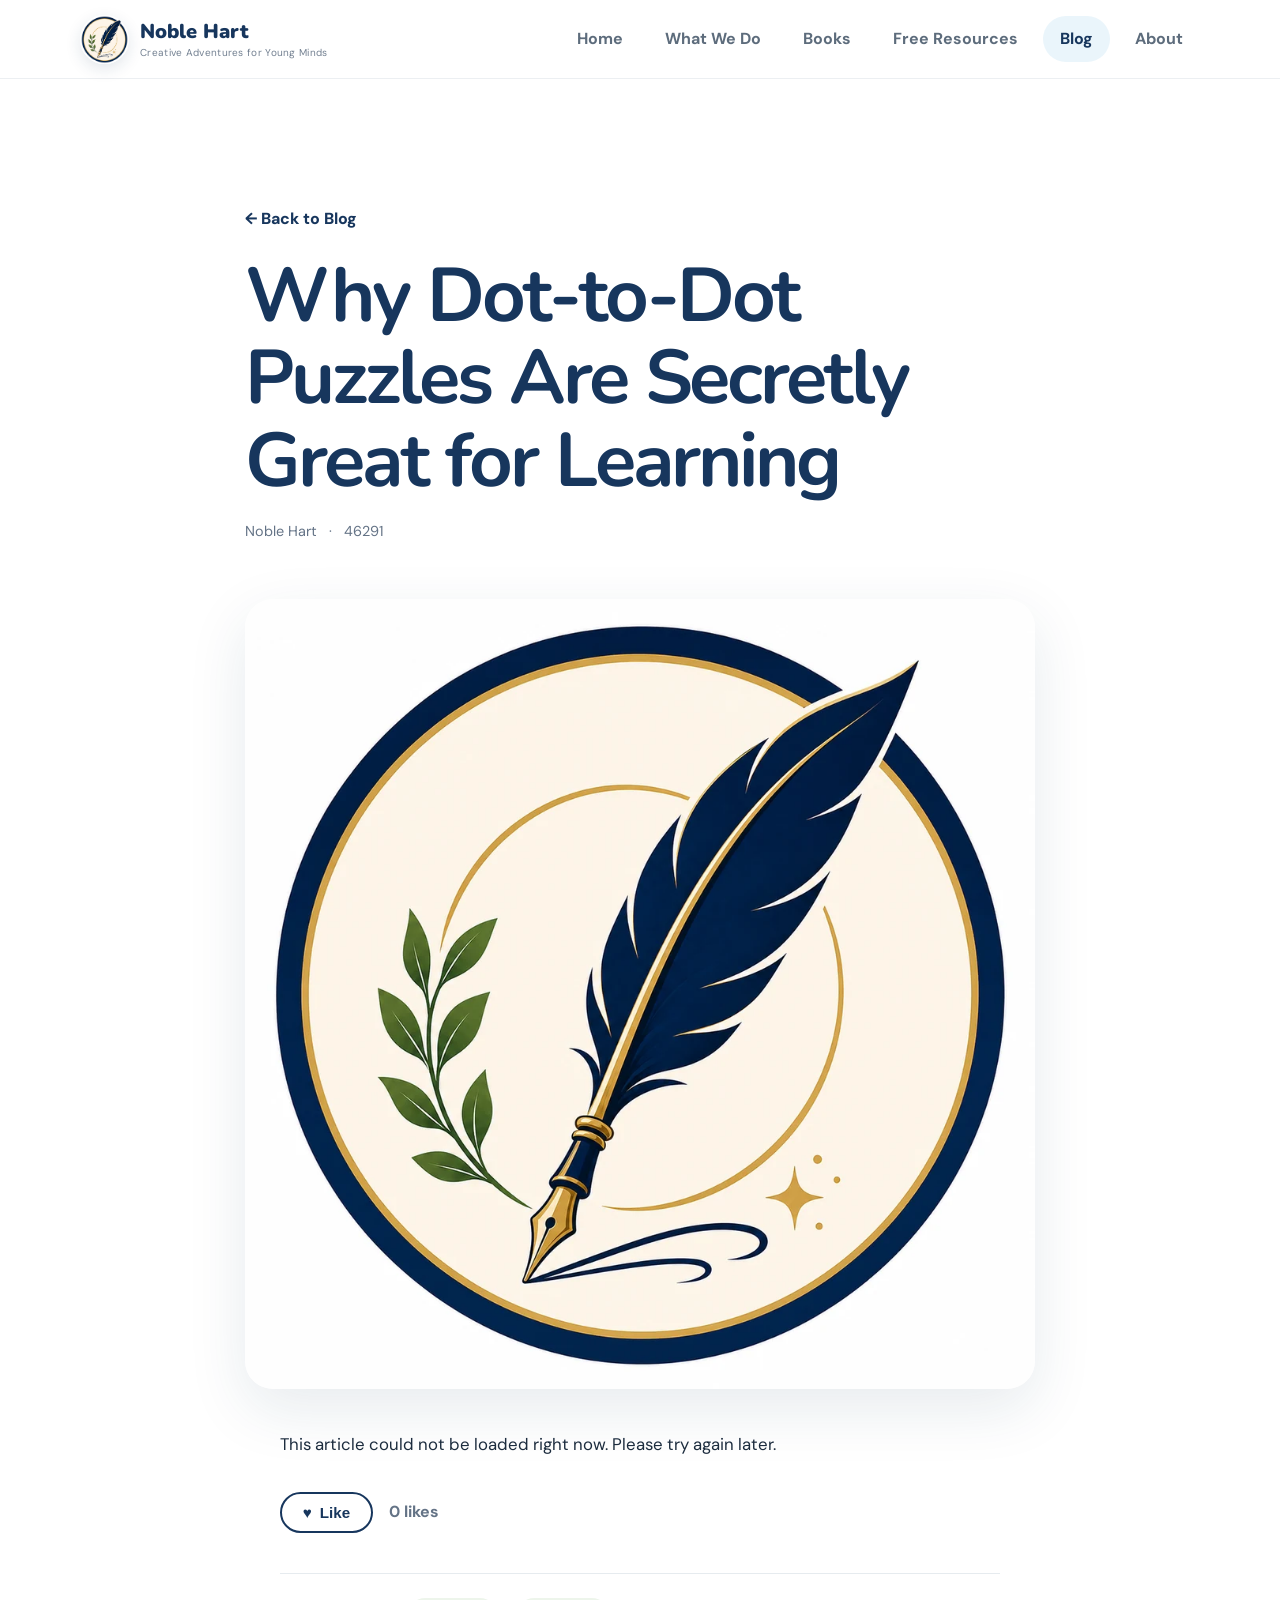
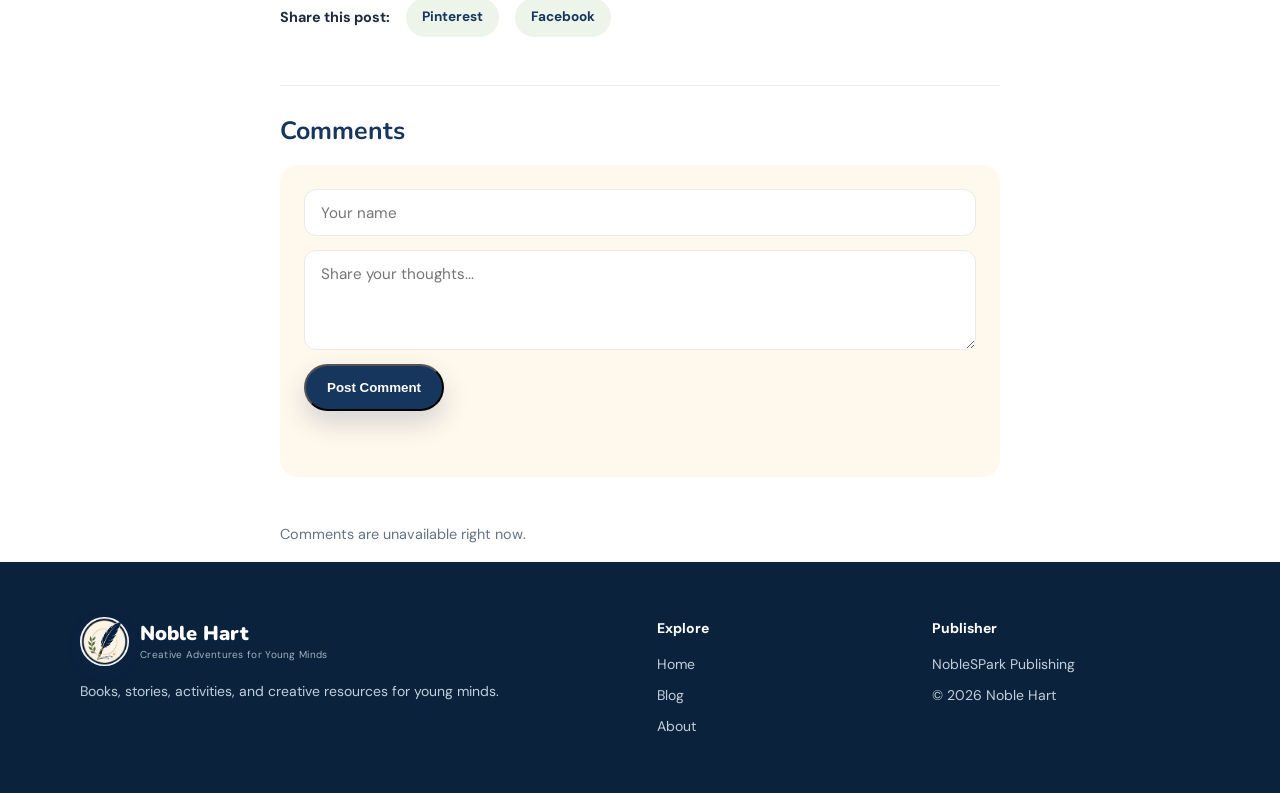
<file: blog/why-dot-to-dot-puzzles-are-secretly-great-for-learning.html>
<!doctype html>
<html lang="en">
<head>
  <meta charset="utf-8">
  <meta name="viewport" content="width=device-width, initial-scale=1">
  <meta name="description" content="They look like quiet-time filler, but dot-to-dot puzzles quietly build real skills.">
  <meta name="theme-color" content="#17365D">
  <title>Why Dot-to-Dot Puzzles Are Secretly Great for Learning | Noble Hart — Noble Hart Blog</title>
  <link rel="icon" type="image/png" href="../assets/noble-hart-logo.png">

  <meta property="og:title" content="Why Dot-to-Dot Puzzles Are Secretly Great for Learning">
  <meta property="og:description" content="They look like quiet-time filler, but dot-to-dot puzzles quietly build real skills.">
  <meta property="og:type" content="article">
  

  <link rel="preconnect" href="https://fonts.googleapis.com">
  <link rel="preconnect" href="https://fonts.gstatic.com" crossorigin>
  <link href="https://fonts.googleapis.com/css2?family=DM+Sans:wght@400;500;600;700&family=Nunito:wght@600;700;800;900&display=swap" rel="stylesheet">
  <link rel="stylesheet" href="../styles.css">
</head>
<body>
  <header class="site-header">
    <div class="container nav-wrap"><a class="brand" href="../index.html"><img src="../assets/noble-hart-logo.webp" alt="Noble Hart logo"><span class="brand-text"><strong data-setting="site_name">Noble Hart</strong><small data-setting="site_tagline">Creative Adventures for Young Minds</small></span></a><button class="menu-toggle" aria-label="Open menu" aria-expanded="false"><span></span><span></span><span></span></button>
      <nav class="nav-links" aria-label="Primary navigation">
        <a href="../index.html#home">Home</a>
        <a href="../index.html#what-we-do">What We Do</a>
        <a href="../book.html">Books</a>
        <a href="../freebies.html">Free Resources</a>
        <a class="active" href="../blog.html">Blog</a>
        <a href="../about.html">About</a>
      </nav>
    </div>
  </header>

  <main>
    <section class="post-hero">
      <div class="container narrow">
        <a class="text-link" href="../blog.html">← Back to Blog</a>
        <h1>Why Dot-to-Dot Puzzles Are Secretly Great for Learning</h1>
        <div class="post-meta-row"><span>Noble Hart</span><span>·</span><span>46291</span></div>
      </div>
    </section>

    <div class="container narrow">
      <div class="post-cover"><img src="../assets/noble-hart-logo.webp" alt="Why Dot-to-Dot Puzzles Are Secretly Great for Learning"></div>

      <div class="post-body" id="postBody">
        <p class="comment-empty">Loading article...</p>
      </div>

      <div class="post-engagement">
        <button id="likeBtn" class="like-btn" type="button"><span>♥</span><span class="like-label">Like</span></button>
        <span class="like-count"><span id="likeCount">0</span> likes</span>
      </div>

      <div class="post-share">
        <strong>Share this post:</strong>
        <a href="https://pinterest.com/pin/create/button/" target="_blank" rel="noopener">Pinterest</a>
        <a href="https://www.facebook.com/sharer/sharer.php" target="_blank" rel="noopener">Facebook</a>
      </div>

      <section class="comments-section">
        <h3>Comments</h3>
        <form id="commentForm" class="comment-form">
          <label class="sr-only" for="commentName">Your name</label>
          <input id="commentName" name="name" type="text" placeholder="Your name" required>
          <label class="sr-only" for="commentText">Your comment</label>
          <textarea id="commentText" name="comment" placeholder="Share your thoughts..." required></textarea>
          <label class="comment-honeypot" for="website">Website</label>
          <input class="comment-honeypot" id="website" name="website" type="text" tabindex="-1" autocomplete="off">
          <button class="btn btn-primary" type="submit">Post Comment</button>
          <p class="comment-status" id="commentStatus"></p>
        </form>
        <div id="commentList" class="comment-list"><p class="comment-empty">Loading comments...</p></div>
      </section>
    </div>
  </main>

  <footer class="site-footer">
    <div class="container footer-grid">
      <div><a class="brand footer-brand" href="../index.html"><img src="../assets/noble-hart-logo.webp" alt="Noble Hart logo"><span class="brand-text"><strong data-setting="site_name">Noble Hart</strong><small data-setting="site_tagline">Creative Adventures for Young Minds</small></span></a>
        <p>Books, stories, activities, and creative resources for young minds.</p>
      </div>
      <div class="footer-links"><strong>Explore</strong><a href="../index.html">Home</a><a href="../blog.html">Blog</a><a href="../about.html">About</a></div>
      <div class="footer-links"><strong>Publisher</strong><span data-setting="publisher_name">NobleSPark Publishing</span><span>© <span id="year"></span> <span data-setting="site_name">Noble Hart</span></span></div>
    </div>
  </footer>
  <button id="backToTop" class="back-to-top" type="button" aria-label="Back to top"><svg width="20" height="20" viewBox="0 0 24 24" fill="none" stroke="currentColor" stroke-width="2.5" stroke-linecap="round" stroke-linejoin="round"><line x1="12" y1="19" x2="12" y2="5"></line><polyline points="5 12 12 5 19 12"></polyline></svg></button>

  <script src="../script.js"></script>
  <script>
    const CMS_API_URL = "https://script.google.com/macros/s/AKfycbwE3quMPpnf3wXiq09_BIcTH-mHGd1M4VuN76Ld8M0OTdxxr3mzDDN_AY2n136BRqvA/exec";
    const CONTENT_TYPE = "Article";
    const CONTENT_ID = "ART006";
  </script>
  <script src="../cms-engine.js"></script>
  <script src="../cms-site.js"></script>
</body>
</html>
</file>
<file: styles.css>
:root {
  --navy: #17365D;
  --navy-2: #0d2747;
  --blue: #BFDDF0;
  --blue-2: #eaf5fb;
  --sage: #A8C5A0;
  --sage-2: #edf5eb;
  --cream: #FFF8EC;
  --gold: #F4C95D;
  --gold-2: #fff3c9;
  --white: #fff;
  --ink: #1c2c3e;
  --muted: #647386;
  --line: #e6ebef;
  --shadow: 0 20px 60px rgba(23, 54, 93, .10);
  --radius: 28px
}

* {
  box-sizing: border-box
}

html {
  scroll-behavior: smooth
}

body {
  margin: 0;
  color: var(--ink);
  background: #fff;
  font-family: 'DM Sans', system-ui, sans-serif;
  line-height: 1.65
}

a {
  text-decoration: none;
  color: inherit
}

img {
  max-width: 100%;
  display: block
}

.container {
  width: min(1120px, calc(100% - 40px));
  margin: auto
}

.narrow {
  max-width: 790px
}

.center {
  text-align: center
}

.site-header {
  position: sticky;
  top: 0;
  z-index: 50;
  background: rgba(255, 255, 255, .92);
  backdrop-filter: blur(16px);
  border-bottom: 1px solid rgba(23, 54, 93, .08)
}

.nav-wrap {
  height: 78px;
  display: flex;
  align-items: center;
  justify-content: space-between
}

.brand {
  display: flex;
  align-items: center;
  gap: 11px
}

.brand img {
  width: 49px;
  height: 49px;
  object-fit: cover;
  border-radius: 50%;
  box-shadow: 0 5px 16px rgba(23, 54, 93, .12)
}

.brand-text {
  display: flex;
  flex-direction: column;
  line-height: 1.1
}

.brand-text strong {
  font-family: Nunito, sans-serif;
  font-size: 20px;
  color: var(--navy);
  font-weight: 900
}

.brand-text small {
  font-size: 10px;
  color: #738091;
  margin-top: 4px;
  letter-spacing: .03em
}

.nav-links {
  display: flex;
  gap: 8px
}

.nav-links a {
  padding: 10px 17px;
  border-radius: 999px;
  font-weight: 700;
  color: #5d6c7c
}

.nav-links a:hover,
.nav-links a.active {
  background: var(--blue-2);
  color: var(--navy)
}

.menu-toggle {
  display: none;
  border: 0;
  background: none;
  padding: 8px
}

.menu-toggle span {
  display: block;
  width: 25px;
  height: 2px;
  background: var(--navy);
  margin: 5px
}

.hero {
  position: relative;
  overflow: hidden;
  background: linear-gradient(135deg, #f8fcff 0%, #eef8fc 52%, #f7fbf4 100%);
  min-height: 690px;
  padding: 90px 0 100px
}

.hero-grid {
  display: grid;
  grid-template-columns: 1.02fr .98fr;
  align-items: center;
  gap: 55px;
  position: relative;
  z-index: 2
}

.eyebrow,
.section-kicker {
  display: inline-flex;
  align-items: center;
  gap: 8px;
  color: #4c6d87;
  text-transform: uppercase;
  font-size: 12px;
  letter-spacing: .12em;
  font-weight: 800
}

.eyebrow {
  background: rgba(255, 255, 255, .78);
  padding: 9px 13px;
  border-radius: 999px;
  box-shadow: 0 8px 24px rgba(23, 54, 93, .05)
}

.eyebrow-dot {
  width: 7px;
  height: 7px;
  border-radius: 50%;
  background: var(--gold)
}

h1,
h2,
h3 {
  font-family: Nunito, sans-serif;
  color: var(--navy);
  line-height: 1.08;
  margin: 0 0 18px
}

h1 {
  font-size: clamp(48px, 6vw, 76px);
  letter-spacing: -.04em;
  margin-top: 23px
}

h1 span {
  color: #2f6c61
}

h2 {
  font-size: clamp(34px, 4vw, 48px);
  letter-spacing: -.03em
}

h3 {
  font-size: 25px
}

.hero-lead {
  font-size: 19px;
  color: #526477;
  max-width: 650px
}

.hero-actions {
  display: flex;
  gap: 12px;
  flex-wrap: wrap;
  margin-top: 30px
}

.btn {
  display: inline-flex;
  align-items: center;
  justify-content: center;
  gap: 10px;
  padding: 14px 21px;
  border-radius: 999px;
  font-weight: 800;
  transition: .25s ease;
  cursor: pointer
}

.btn:hover {
  transform: translateY(-2px)
}

.btn-primary {
  background: var(--navy);
  color: #fff;
  box-shadow: 0 12px 26px rgba(23, 54, 93, .18)
}

.btn-primary:hover {
  background: #214b7e
}

.btn-soft {
  background: #fff;
  color: var(--navy);
  border: 1px solid #dce8ef
}

.btn-white {
  background: #fff;
  color: var(--navy)
}

.hero-note {
  margin-top: 22px;
  color: #708092;
  font-size: 13px
}

.hero-note span {
  color: #c58c13;
  margin-right: 5px
}

.hero-art {
  min-height: 470px;
  display: flex;
  align-items: center;
  justify-content: center
}

.logo-stage {
  width: min(460px, 90vw);
  height: 460px;
  position: relative;
  display: grid;
  place-items: center
}

.logo-ring {
  width: 330px;
  height: 330px;
  border-radius: 50%;
  background: #fff;
  padding: 12px;
  box-shadow: 0 30px 70px rgba(23, 54, 93, .15);
  border: 10px solid rgba(244, 201, 93, .45);
  position: relative;
  z-index: 2
}

.logo-ring img {
  width: 100%;
  height: 100%;
  object-fit: cover;
  border-radius: 50%
}

.floating-card {
  position: absolute;
  background: #fff;
  border-radius: 18px;
  padding: 13px 17px;
  display: flex;
  gap: 11px;
  align-items: center;
  box-shadow: 0 16px 40px rgba(23, 54, 93, .12);
  z-index: 3
}

.floating-card strong {
  display: block;
  color: var(--navy);
  font-family: Nunito
}

.floating-card small {
  display: block;
  color: #7b8996;
  font-size: 11px
}

.card-top {
  top: 55px;
  right: 4px
}

.card-bottom {
  bottom: 58px;
  left: 0
}

.mini-icon {
  width: 37px;
  height: 37px;
  border-radius: 12px;
  display: grid;
  place-items: center;
  background: var(--gold-2);
  color: #9d7011;
  font-weight: 900
}

.mini-icon.green {
  background: var(--sage-2);
  color: #46754e
}

.spark {
  position: absolute;
  color: #d6a72f;
  font-size: 24px
}

.spark-a {
  top: 32px;
  left: 82px
}

.spark-b {
  bottom: 52px;
  right: 72px
}

.spark-c {
  top: 145px;
  right: 24px;
  font-size: 18px
}

.hero-orb {
  position: absolute;
  border-radius: 50%;
  filter: blur(2px);
  opacity: .6
}

.hero-orb-one {
  width: 260px;
  height: 260px;
  background: rgba(191, 221, 240, .55);
  right: -90px;
  top: -60px
}

.hero-orb-two {
  width: 180px;
  height: 180px;
  background: rgba(168, 197, 160, .34);
  left: -60px;
  bottom: 60px
}

.hero-wave {
  position: absolute;
  bottom: -1px;
  left: -5%;
  width: 110%;
  height: 85px;
  background: #fff;
  border-radius: 50% 50% 0 0/100% 100% 0 0
}

.section {
  padding: 105px 0
}

.intro {
  padding-top: 70px
}

.intro p {
  font-size: 18px;
  color: var(--muted)
}

.offerings {
  background: #fff
}

.section-heading {
  display: flex;
  align-items: end;
  justify-content: space-between;
  gap: 40px;
  margin-bottom: 45px
}

.section-heading>p {
  max-width: 400px;
  color: var(--muted);
  margin: 0
}

.feature-grid {
  display: grid;
  grid-template-columns: repeat(3, 1fr);
  gap: 20px
}

.feature-card {
  padding: 31px;
  border-radius: var(--radius);
  border: 1px solid var(--line);
  min-height: 300px;
  position: relative;
  overflow: hidden
}

.feature-card:after {
  content: "";
  position: absolute;
  width: 150px;
  height: 150px;
  border-radius: 50%;
  right: -60px;
  bottom: -70px;
  opacity: .5
}

.feature-card.blue {
  background: #f4faff
}

.feature-card.green {
  background: #f5faf3
}

.feature-card.gold {
  background: #fffaf0
}

.feature-card.blue:after {
  background: var(--blue)
}

.feature-card.green:after {
  background: var(--sage)
}

.feature-card.gold:after {
  background: var(--gold)
}

.feature-icon {
  width: 52px;
  height: 52px;
  border-radius: 16px;
  background: #fff;
  display: grid;
  place-items: center;
  font-size: 23px;
  color: var(--navy);
  box-shadow: 0 9px 20px rgba(23, 54, 93, .08);
  margin-bottom: 25px
}

.feature-card p {
  color: var(--muted);
  font-size: 15px
}

.card-tag {
  display: inline-block;
  margin-top: 10px;
  font-size: 11px;
  font-weight: 800;
  letter-spacing: .08em;
  text-transform: uppercase;
  color: #5c7183
}

.philosophy {
  background: var(--cream)
}

.philosophy-grid {
  display: grid;
  grid-template-columns: .9fr 1.1fr;
  gap: 80px;
  align-items: center
}

.philosophy-visual {
  min-height: 410px;
  border-radius: 40px;
  background: linear-gradient(145deg, var(--navy), #2a5d89);
  display: grid;
  place-items: center;
  position: relative;
  overflow: hidden;
  box-shadow: var(--shadow)
}

.philosophy-visual:before {
  content: "";
  position: absolute;
  width: 360px;
  height: 360px;
  border: 1px solid rgba(255, 255, 255, .2);
  border-radius: 50%
}

.quote-mark {
  position: absolute;
  top: 28px;
  left: 35px;
  font-family: Georgia;
  font-size: 110px;
  line-height: 1;
  color: rgba(244, 201, 93, .35)
}

.visual-note {
  text-align: center;
  color: #fff;
  font-family: Nunito;
  font-size: 31px;
  line-height: 1.25;
  position: relative
}

.visual-note strong {
  color: var(--gold)
}

.leaf {
  position: absolute;
  bottom: 25px;
  right: 35px;
  color: var(--sage);
  font-size: 45px
}

.philosophy-copy p {
  color: var(--muted);
  font-size: 17px
}

.text-link {
  display: inline-flex;
  gap: 8px;
  color: var(--navy);
  font-weight: 800;
  margin-top: 15px
}

.text-link span {
  transition: .2s
}

.text-link:hover span {
  transform: translateX(4px)
}

.founder-preview {
  padding: 90px 0;
  background: #fff
}

.founder-card {
  background: linear-gradient(135deg, #eef7fb, #f8fbf5);
  border: 1px solid #e1ebee;
  border-radius: 38px;
  padding: 35px;
  display: grid;
  grid-template-columns: 300px 1fr;
  gap: 50px;
  align-items: center;
  box-shadow: var(--shadow)
}

.founder-image-wrap {
  height: 330px;
  border-radius: 28px;
  overflow: hidden;
  background: #dceaf0
}

.founder-image-wrap img {
  width: 100%;
  height: 100%;
  object-fit: cover;
  object-position: center 22%
}

.founder-copy p {
  color: var(--muted);
  max-width: 690px
}

.cta-strip {
  background: var(--navy);
  color: #fff;
  padding: 65px 0
}

.cta-inner {
  display: flex;
  align-items: center;
  justify-content: space-between;
  gap: 30px
}

.cta-inner h2 {
  color: #fff;
  margin-top: 8px
}

.section-kicker.light {
  color: #b9d5e7
}

.site-footer {
  background: #0b223d;
  color: #c1cfda;
  padding: 55px 0
}

.footer-grid {
  display: grid;
  grid-template-columns: 1.6fr .7fr .8fr;
  gap: 40px
}

.footer-brand .brand-text strong {
  color: #fff
}

.footer-brand .brand-text small {
  color: #9fb1c0
}

.footer-grid p {
  max-width: 420px;
  font-size: 14px
}

.footer-links {
  display: flex;
  flex-direction: column;
  gap: 8px;
  font-size: 14px
}

.footer-links strong {
  color: #fff;
  margin-bottom: 5px
}

.footer-links a:hover {
  color: #fff
}

.about-hero {
  background: linear-gradient(135deg, #f6fbff, #fffaf0);
  padding: 90px 0 100px
}

.about-hero-grid {
  display: grid;
  grid-template-columns: 1.05fr .95fr;
  gap: 70px;
  align-items: center
}

.about-copy h1 {
  max-width: 700px
}

.about-copy>p:not(.hero-lead) {
  max-width: 650px;
  color: var(--muted);
  font-size: 17px
}

.portrait-card {
  background: #fff;
  padding: 14px;
  border-radius: 35px;
  box-shadow: var(--shadow);
  max-width: 470px;
  justify-self: end
}

.portrait-frame {
  height: 520px;
  border-radius: 25px;
  overflow: hidden;
  background: #dce7ea
}

.portrait-frame img {
  width: 100%;
  height: 100%;
  object-fit: cover;
  object-position: center 20%
}

.portrait-caption {
  padding: 17px 8px 7px;
  display: flex;
  flex-direction: column
}

.portrait-caption strong {
  font-family: Nunito;
  font-size: 22px;
  color: var(--navy)
}

.portrait-caption span {
  font-size: 13px;
  color: var(--muted)
}

.story-grid {
  display: grid;
  grid-template-columns: 1.2fr .8fr;
  gap: 70px;
  align-items: start
}

.story-copy p {
  font-size: 17px;
  color: var(--muted)
}

.story-card {
  background: var(--cream);
  border: 1px solid #f0e4c7;
  border-radius: 30px;
  padding: 32px
}

.story-card-icon {
  width: 54px;
  height: 54px;
  border-radius: 16px;
  background: #fff;
  color: #c08d1d;
  display: grid;
  place-items: center;
  font-size: 25px;
  margin-bottom: 25px
}

.story-card p {
  color: #687581
}

.publisher-section {
  background: #f7fafc
}

.publisher-box {
  display: grid;
  grid-template-columns: 170px 1fr;
  gap: 50px;
  align-items: center;
  background: #fff;
  border: 1px solid var(--line);
  border-radius: 35px;
  padding: 38px;
  box-shadow: 0 15px 45px rgba(23, 54, 93, .06)
}

.publisher-logo {
  width: 150px;
  height: 150px;
  border-radius: 50%;
  overflow: hidden;
  box-shadow: 0 10px 30px rgba(23, 54, 93, .1)
}

.publisher-logo img {
  width: 100%;
  height: 100%;
  object-fit: cover
}

.publisher-box p {
  color: var(--muted);
  max-width: 760px
}

.identity-grid {
  display: grid;
  grid-template-columns: .75fr 1.25fr;
  gap: 60px;
  align-items: center
}

.identity-panel {
  background: var(--navy);
  border-radius: 32px;
  padding: 42px;
  color: #fff;
  min-height: 280px;
  display: flex;
  flex-direction: column;
  justify-content: center
}

.identity-panel h2 {
  color: #fff
}

.identity-panel p {
  margin: 5px 0;
  color: #c6d7e4
}

.identity-copy p {
  color: var(--muted);
  font-size: 17px
}

.reveal {
  opacity: 0;
  transform: translateY(18px);
  transition: opacity .7s ease, transform .7s ease
}

.reveal.is-visible {
  opacity: 1;
  transform: none
}

.delay-1 {
  transition-delay: .1s
}

.delay-2 {
  transition-delay: .2s
}

.back-to-top {
  position: fixed;
  right: 24px;
  bottom: 24px;
  width: 50px;
  height: 50px;
  border-radius: 50%;
  background: var(--navy);
  color: #fff;
  display: grid;
  place-items: center;
  border: none;
  cursor: pointer;
  box-shadow: 0 12px 26px rgba(23, 54, 93, .25);
  opacity: 0;
  visibility: hidden;
  transform: translateY(14px);
  transition: opacity .3s ease, transform .3s ease, visibility .3s, background .2s ease;
  z-index: 60
}

.back-to-top.show {
  opacity: 1;
  visibility: visible;
  transform: none
}

.back-to-top:hover {
  background: #214b7e
}

.back-to-top:focus-visible {
  outline: 2px solid var(--gold);
  outline-offset: 3px
}

@media(max-width:850px) {
  .back-to-top {
    right: 16px;
    bottom: 16px;
    width: 44px;
    height: 44px
  }
}

@media(max-width:850px) {
  .container {
    width: min(100% - 28px, 680px)
  }

  .nav-wrap {
    height: 70px
  }

  .menu-toggle {
    display: block
  }

  .nav-links {
    display: none;
    position: absolute;
    top: 70px;
    left: 14px;
    right: 14px;
    background: #fff;
    border: 1px solid var(--line);
    padding: 10px;
    border-radius: 18px;
    box-shadow: var(--shadow);
    flex-direction: column
  }

  .nav-links.open {
    display: flex
  }

  .hero {
    padding-top: 60px
  }

  .hero-grid,
  .about-hero-grid,
  .philosophy-grid,
  .story-grid,
  .identity-grid {
    grid-template-columns: 1fr;
    gap: 45px
  }

  .hero-art {
    min-height: 390px
  }

  .logo-stage {
    height: 390px
  }

  .logo-ring {
    width: 270px;
    height: 270px
  }

  .card-top {
    right: 0
  }

  .card-bottom {
    left: 0
  }

  .section-heading {
    display: block
  }

  .section-heading>p {
    margin-top: 15px
  }

  .feature-grid {
    grid-template-columns: 1fr
  }

  .founder-card {
    grid-template-columns: 1fr;
    gap: 30px
  }

  .founder-image-wrap {
    height: 400px
  }

  .founder-copy {
    padding: 0 8px 12px
  }

  .cta-inner {
    display: block
  }

  .cta-inner .btn {
    margin-top: 22px
  }

  .footer-grid {
    grid-template-columns: 1fr 1fr
  }

  .publisher-box {
    grid-template-columns: 1fr;
    text-align: center
  }

  .publisher-logo {
    margin: auto
  }

  .portrait-card {
    justify-self: center;
    width: min(470px, 100%)
  }

  .portrait-frame {
    height: 500px
  }
}

@media(max-width:520px) {
  h1 {
    font-size: 46px
  }

  .hero {
    min-height: auto
  }

  .hero-art {
    min-height: 330px
  }

  .logo-stage {
    height: 330px
  }

  .logo-ring {
    width: 230px;
    height: 230px;
    border-width: 7px
  }

  .floating-card {
    padding: 10px 12px
  }

  .floating-card small {
    display: none
  }

  .card-top {
    top: 18px;
    right: -2px
  }

  .card-bottom {
    bottom: 15px;
    left: -2px
  }

  .hero-wave {
    height: 45px
  }

  .section {
    padding: 75px 0
  }

  .founder-preview {
    padding: 65px 0
  }

  .founder-card {
    padding: 18px;
    border-radius: 28px
  }

  .founder-image-wrap {
    height: 330px;
    border-radius: 20px
  }

  .portrait-frame {
    height: 390px
  }

  .footer-grid {
    grid-template-columns: 1fr
  }

  .footer-links {
    margin-top: 8px
  }

  .publisher-box {
    padding: 25px
  }

  .identity-panel {
    padding: 30px
  }
}

/* Expanded standalone-site pages */
html {
  scroll-behavior: smooth;
  scroll-padding-top: 88px
}

.book-section {
  background: #fbfdff
}

.book-grid {
  display: grid;
  grid-template-columns: .9fr 1.1fr;
  gap: 85px;
  align-items: center
}

.book-visual {
  min-height: 520px;
  display: grid;
  place-items: center;
  position: relative
}

.book-visual img {
  width: min(520px, 100%);
  max-height: 560px;
  object-fit: contain;
  position: relative;
  z-index: 2;
  filter: drop-shadow(0 25px 28px rgba(23, 54, 93, .18));
  border-radius: 12px
}

.book-glow {
  position: absolute;
  width: 360px;
  height: 360px;
  border-radius: 50%;
  background: radial-gradient(circle, rgba(191, 221, 240, .8), rgba(191, 221, 240, 0) 70%)
}

.book-copy h2 {
  font-size: 48px
}

.book-subtitle {
  font-family: Nunito;
  font-weight: 800;
  color: #466a80;
  font-size: 18px
}

.book-points {
  display: grid;
  grid-template-columns: 1fr 1fr;
  gap: 12px;
  margin: 28px 0
}

.book-points span {
  background: #fff;
  border: 1px solid var(--line);
  border-radius: 14px;
  padding: 13px 15px;
  font-size: 13px;
  font-weight: 700;
  color: #536776
}

.book-note {
  font-size: 14px !important;
  color: #71818d !important
}

.parent-note {
  background: #f5faf7
}

.parent-grid {
  display: grid;
  grid-template-columns: 1fr 1fr;
  gap: 80px;
  align-items: center
}

.parent-grid p {
  color: var(--muted);
  font-size: 17px
}

.book-page-hero {
  background: linear-gradient(135deg, #f3faff, #fff9ee);
  padding: 85px 0 105px
}

.book-page-grid {
  display: grid;
  grid-template-columns: .85fr 1.15fr;
  gap: 75px;
  align-items: center
}

.book-page-image {
  display: grid;
  place-items: center
}

.book-page-image img {
  width: min(560px, 100%);
  max-height: 620px;
  object-fit: contain;
  border-radius: 14px;
  filter: drop-shadow(0 25px 30px rgba(23, 54, 93, .18))
}

.book-page-copy h1 {
  font-size: 62px
}

.book-page-copy h1 span {
  color: #4f8c63
}

.book-page-copy p:not(.hero-lead) {
  color: var(--muted);
  font-size: 17px;
  max-width: 700px
}

.book-detail-grid {
  display: grid;
  grid-template-columns: 1.25fr .75fr;
  gap: 70px;
  align-items: start
}

.detail-main>p {
  color: var(--muted);
  font-size: 17px
}

.detail-cards {
  display: grid;
  grid-template-columns: repeat(3, 1fr);
  gap: 15px;
  margin-top: 35px
}

.detail-cards article {
  padding: 23px;
  border-radius: 20px;
  background: #f7fbfd;
  border: 1px solid var(--line)
}

.detail-cards strong {
  font-family: Nunito;
  color: var(--navy)
}

.detail-cards p {
  font-size: 13px;
  color: var(--muted)
}

.book-facts {
  background: var(--navy);
  color: #fff;
  border-radius: 30px;
  padding: 35px;
  box-shadow: var(--shadow)
}

.book-facts h3 {
  font-family: Nunito;
  font-size: 28px;
  color: #fff
}

.book-facts p {
  color: #c7d7e3
}

.book-facts ul {
  list-style: none;
  padding: 0;
  margin: 25px 0 0
}

.book-facts li {
  padding: 11px 0;
  border-bottom: 1px solid rgba(255, 255, 255, .13);
  color: #e4edf3
}

.fact-label {
  display: inline-block;
  background: var(--gold);
  color: #17365d;
  padding: 7px 12px;
  border-radius: 999px;
  font-size: 11px;
  font-weight: 900;
  letter-spacing: .08em;
  text-transform: uppercase
}

.book-freebie-bridge {
  background: var(--cream)
}

.bridge-grid {
  display: grid;
  grid-template-columns: 1fr 1fr;
  gap: 75px;
  align-items: center
}

.bridge-grid p {
  color: var(--muted);
  font-size: 17px
}

.freebie-hero {
  background: linear-gradient(135deg, #f3fbf8, #f7f8ff);
  padding: 90px 0 80px
}

.freebie-feature {
  display: grid;
  grid-template-columns: .8fr 1.2fr;
  gap: 80px;
  align-items: center
}

.freebie-illustration {
  min-height: 410px;
  display: grid;
  place-items: center
}

.resource-stack {
  width: 280px;
  height: 330px;
  position: relative;
  transform: rotate(-3deg)
}

.resource-sheet {
  position: absolute;
  width: 235px;
  height: 300px;
  border-radius: 20px;
  box-shadow: 0 20px 45px rgba(23, 54, 93, .12)
}

.resource-sheet.back {
  background: #a8c5a0;
  left: 30px;
  top: 5px;
  transform: rotate(10deg)
}

.resource-sheet.mid {
  background: #bfdDF0;
  left: 15px;
  top: 14px;
  transform: rotate(4deg)
}

.resource-sheet.front {
  background: #fff8ec;
  background-image: url();
  border: 8px solid #fff;
  left: 0;
  top: 0;
  padding: 32px 26px;
  display: flex;
  flex-direction: column;
  justify-content: space-between;
  color: var(--navy);
  transform: rotate(-2deg)
}

.resource-sheet.front span {
  font-size: 12px;
  font-weight: 900;
  letter-spacing: .15em;
  color: #b0831b
}

.resource-sheet.front strong {
  font-family: Nunito;
  font-size: 29px;
  line-height: 1.08
}

.resource-sheet.front small {
  font-size: 11px;
  color: #6e7d89
}

.resource-star {
  position: absolute;
  right: 0;
  bottom: 25px;
  width: 58px;
  height: 58px;
  border-radius: 18px;
  background: var(--gold);
  display: grid;
  place-items: center;
  color: var(--navy);
  font-size: 26px;
  box-shadow: 0 10px 25px rgba(23, 54, 93, .16);
  z-index: 5
}

.freebie-copy>p {
  color: var(--muted);
  font-size: 17px
}

.resource-list {
  margin-top: 30px
}

.resource-list>div {
  display: grid;
  grid-template-columns: 48px 1fr;
  gap: 15px;
  padding: 18px 0;
  border-bottom: 1px solid var(--line)
}

.resource-list>div>span {
  width: 42px;
  height: 42px;
  border-radius: 13px;
  background: #edf6fb;
  display: grid;
  place-items: center;
  font-family: Nunito;
  font-weight: 900;
  color: var(--navy)
}

.resource-list h3 {
  margin: 0 0 5px;
  font-family: Nunito
}

.resource-list p {
  margin: 0;
  color: var(--muted);
  font-size: 14px
}

.resource-details {
  background: #fff
}

.resource-grid {
  display: grid;
  grid-template-columns: 1fr 1fr;
  gap: 22px
}

.resource-card {
  padding: 32px;
  border: 1px solid var(--line);
  border-radius: 28px;
  background: #fbfdff
}

.resource-card:nth-child(2) {
  background: #f7fbf4
}

.resource-icon {
  width: 52px;
  height: 52px;
  border-radius: 16px;
  background: #fff;
  display: grid;
  place-items: center;
  font-size: 25px;
  color: #b0831b;
  box-shadow: 0 8px 20px rgba(23, 54, 93, .08)
}

.resource-card ul {
  padding-left: 20px;
  color: var(--muted);
  line-height: 1.9
}

.access-section {
  background: var(--cream)
}

.access-box {
  display: grid;
  grid-template-columns: 1fr .7fr;
  gap: 60px;
  align-items: center;
  background: #fff;
  border: 1px solid #efe3c8;
  border-radius: 32px;
  padding: 42px;
  box-shadow: var(--shadow)
}

.access-box p {
  color: var(--muted);
  font-size: 16px
}

.access-placeholder {
  background: #f5f9fb;
  border: 1px dashed #b9cbd6;
  border-radius: 22px;
  padding: 25px;
  display: flex;
  flex-direction: column;
  gap: 9px
}

.access-placeholder strong {
  color: var(--navy);
  font-family: Nunito;
  font-size: 19px
}

.access-placeholder span {
  font-weight: 700;
  color: #557181
}

.access-placeholder small {
  margin-top: 8px;
  color: #83919b
}

.access-box .btn {
  margin-top: 26px
}

.access-visual {
  border-radius: 22px;
  overflow: hidden;
  box-shadow: 0 20px 45px rgba(23, 54, 93, .14)
}

.access-visual img {
  width: 100%;
  height: 100%;
  object-fit: cover;
  display: block
}

.cta-strip .cta-inner>p {
  max-width: 440px;
  color: #c9d9e4;
  margin: 0;
  font-size: 16px
}

@media(max-width:850px) {

  .book-grid,
  .parent-grid,
  .book-page-grid,
  .book-detail-grid,
  .bridge-grid,
  .freebie-feature,
  .resource-grid,
  .access-box {
    grid-template-columns: 1fr;
    gap: 45px
  }

  .book-copy h2 {
    font-size: 40px
  }

  .book-page-copy h1 {
    font-size: 48px
  }

  .book-points {
    grid-template-columns: 1fr
  }

  .detail-cards {
    grid-template-columns: 1fr
  }

  .book-visual {
    min-height: 390px
  }

  .freebie-illustration {
    min-height: 350px
  }

  .access-box {
    padding: 28px
  }
}


/* Contact + newsletter */
.contact-section {
  background: #f8fbfd;
}

.contact-grid {
  display: grid;
  grid-template-columns: minmax(0, 1fr) minmax(320px, 0.9fr);
  gap: 4rem;
  align-items: start;
}

.contact-copy h2 {
  max-width: 650px;
}

.contact-copy p {
  max-width: 650px;
}

.contact-form {
  background: #fff;
  border: 1px solid rgba(23, 54, 93, .10);
  border-radius: 24px;
  padding: 2rem;
  box-shadow: 0 18px 45px rgba(23, 54, 93, .08);
}

.contact-form label {
  display: block;
  font-weight: 700;
  color: #17365D;
  margin: 0 0 .45rem;
}

.contact-form input,
.contact-form textarea,
.newsletter-form input {
  width: 100%;
  box-sizing: border-box;
  border: 1px solid #d7e2ea;
  border-radius: 12px;
  padding: .95rem 1rem;
  font: inherit;
  margin-bottom: 1.1rem;
  background: #fff;
  color: #17365D;
}

.contact-form textarea {
  resize: vertical;
}

.contact-form input:focus,
.contact-form textarea:focus,
.newsletter-form input:focus {
  outline: 3px solid rgba(191, 221, 240, .55);
  border-color: #8db9d4;
}

.form-note,
.newsletter-note {
  font-size: .82rem;
  opacity: .72;
  margin: .9rem 0 0;
}

.newsletter-section {
  padding: 5.5rem 0;
  background: #17365D;
}

.newsletter-card {
  display: grid;
  grid-template-columns: minmax(0, 1fr) minmax(320px, .85fr);
  gap: 4rem;
  align-items: center;
  background: rgba(255, 255, 255, .07);
  border: 1px solid rgba(255, 255, 255, .14);
  border-radius: 28px;
  padding: 3rem;
}

.newsletter-copy h2 {
  color: #fff;
  max-width: 650px;
}

.newsletter-copy p {
  color: rgba(255, 255, 255, .84);
  max-width: 600px;
}

.newsletter-form {
  background: #fff;
  border-radius: 22px;
  padding: 1.5rem;
}

.btn-gold {
  background: #F4C95D;
  color: #17365D;
}

.sr-only {
  position: absolute;
  width: 1px;
  height: 1px;
  padding: 0;
  margin: -1px;
  overflow: hidden;
  clip: rect(0, 0, 0, 0);
  white-space: nowrap;
  border: 0;
}

@media (max-width: 820px) {

  .contact-grid,
  .newsletter-card {
    grid-template-columns: 1fr;
    gap: 2rem;
  }

  .newsletter-card {
    padding: 2rem;
  }
}


/* Functional form states */
.form-status {
  min-height: 1.5em;
  margin: .85rem 0 0;
  font-size: .9rem;
  font-weight: 700;
}

.form-status.success {
  color: #39724a;
}

.form-status.error {
  color: #a43d3d;
}

.form-status.sending {
  color: #4c6d87;
}

.contact-form button:disabled,
.newsletter-form button:disabled {
  opacity: .7;
  cursor: wait;
  transform: none;
}

/* ===== Blog ===== */
.blog-hero {
  padding: 7rem 0 3rem;
  background: linear-gradient(180deg, var(--cream), #fff);
}

.blog-grid {
  display: grid;
  grid-template-columns: repeat(3, 1fr);
  gap: 1.75rem;
}

@media (max-width: 980px) {
  .blog-grid { grid-template-columns: repeat(2, 1fr); }
}

@media (max-width: 640px) {
  .blog-grid { grid-template-columns: 1fr; }
}

.blog-card {
  background: #fff;
  border: 1px solid var(--line);
  border-radius: var(--radius);
  overflow: hidden;
  display: flex;
  flex-direction: column;
  box-shadow: var(--shadow);
  transition: transform .25s ease;
}

.blog-card:hover {
  transform: translateY(-4px);
}

.blog-card-image {
  aspect-ratio: 16/10;
  background: var(--sage-2);
  overflow: hidden;
}

.blog-card-image img {
  width: 100%;
  height: 100%;
  object-fit: cover;
}

.blog-card-body {
  padding: 1.5rem;
  display: flex;
  flex-direction: column;
  gap: .6rem;
  flex: 1;
}

.blog-card-meta {
  font-size: .8rem;
  font-weight: 700;
  color: var(--muted);
  text-transform: uppercase;
  letter-spacing: .04em;
}

.blog-card-body h3 {
  margin: 0;
  font-family: 'Nunito', sans-serif;
  font-size: 1.15rem;
  line-height: 1.35;
}

.blog-card-body p {
  margin: 0;
  color: var(--muted);
  font-size: .95rem;
}

.blog-card-link {
  margin-top: auto;
  font-weight: 700;
  color: var(--navy);
}

/* Individual post */
.post-hero {
  padding: 7rem 0 2rem;
}

.post-meta-row {
  display: flex;
  gap: .75rem;
  align-items: center;
  color: var(--muted);
  font-size: .9rem;
  margin: .75rem 0 1.5rem;
}

.post-cover {
  border-radius: var(--radius);
  overflow: hidden;
  margin-bottom: 2.5rem;
  box-shadow: var(--shadow);
}

.post-cover img {
  width: 100%;
  display: block;
}

.post-body {
  max-width: 720px;
  margin: 0 auto;
  font-size: 1.05rem;
  line-height: 1.8;
}

.post-body h2 {
  font-family: 'Nunito', sans-serif;
  margin-top: 2.5rem;
}

.post-body p {
  margin: 0 0 1.25rem;
}

.post-body ul,
.post-body ol {
  margin: 0 0 1.25rem;
  padding-left: 1.4rem;
}

.post-share {
  max-width: 720px;
  margin: 2.5rem auto 0;
  display: flex;
  align-items: center;
  gap: 1rem;
  padding-top: 1.5rem;
  border-top: 1px solid var(--line);
}

.post-share strong {
  font-size: .9rem;
}

.post-share a {
  display: inline-flex;
  align-items: center;
  gap: .4rem;
  padding: .5rem 1rem;
  border-radius: 999px;
  background: var(--sage-2);
  font-weight: 700;
  font-size: .85rem;
  color: var(--navy);
}

.post-share a:hover {
  background: var(--gold-2);
}

/* Likes */
.post-engagement {
  max-width: 720px;
  margin: 2rem auto 0;
  display: flex;
  align-items: center;
  gap: 1rem;
}

.like-btn {
  display: inline-flex;
  align-items: center;
  gap: .5rem;
  border: 2px solid var(--navy);
  background: #fff;
  color: var(--navy);
  padding: .65rem 1.3rem;
  border-radius: 999px;
  font-weight: 800;
  font-size: .95rem;
  cursor: pointer;
  transition: background .2s ease, color .2s ease, transform .15s ease;
}

.like-btn:hover {
  background: var(--navy);
  color: #fff;
}

.like-btn.liked {
  background: var(--gold);
  border-color: var(--gold);
  color: var(--navy-2);
}

.like-btn:active {
  transform: scale(.96);
}

.like-count {
  font-weight: 700;
  color: var(--muted);
}

/* Comments */
.comments-section {
  max-width: 720px;
  margin: 3rem auto 0;
  padding-top: 2rem;
  border-top: 1px solid var(--line);
}

.comments-section h3 {
  font-family: 'Nunito', sans-serif;
  margin-bottom: 1.25rem;
}

.comment-form {
  display: flex;
  flex-direction: column;
  gap: .85rem;
  background: var(--cream);
  padding: 1.5rem;
  border-radius: 18px;
  margin-bottom: 2rem;
}

.comment-form input,
.comment-form textarea {
  padding: .8rem 1rem;
  border-radius: 12px;
  border: 1px solid var(--line);
  font-family: inherit;
  font-size: .95rem;
  resize: vertical;
}

.comment-form textarea {
  min-height: 100px;
}

.comment-form button {
  align-self: flex-start;
}

.comment-honeypot {
  position: absolute;
  left: -9999px;
  opacity: 0;
  height: 0;
  width: 0;
}

.comment-list {
  display: flex;
  flex-direction: column;
  gap: 1.25rem;
}

.comment-item {
  display: flex;
  gap: .9rem;
  padding: 1.1rem 1.3rem;
  background: #fff;
  border: 1px solid var(--line);
  border-radius: 16px;
}

.comment-avatar {
  flex-shrink: 0;
  width: 40px;
  height: 40px;
  border-radius: 50%;
  display: flex;
  align-items: center;
  justify-content: center;
  color: #fff;
  font-family: 'Nunito', sans-serif;
  font-weight: 800;
  font-size: 1rem;
  line-height: 1;
}

.comment-content {
  flex: 1;
  min-width: 0;
}

.comment-item .comment-head {
  display: flex;
  justify-content: space-between;
  align-items: baseline;
  margin-bottom: .35rem;
}

.comment-item strong {
  font-size: .95rem;
}

.comment-item time {
  font-size: .8rem;
  color: var(--muted);
}

.comment-item p {
  margin: 0;
  color: var(--ink);
  font-size: .95rem;
}

.comment-empty,
.comment-status {
  color: var(--muted);
  font-size: .9rem;
}

.comment-status.success { color: #39724a; }
.comment-status.error { color: #a43d3d; }


/* ===== Announcement banner, maintenance cover, featured strip ===== */
.announcement-bar {
  display: flex;
  align-items: center;
  justify-content: center;
  gap: 14px;
  padding: 10px 44px 10px 20px;
  background: var(--navy);
  color: #fff;
  font-size: 14px;
  position: relative;
  text-align: center;
}

.announcement-text {
  margin: 0;
  line-height: 1.45;
}

.announcement-link {
  color: var(--gold);
  font-weight: 700;
  white-space: nowrap;
}

.announcement-link:hover {
  text-decoration: underline;
}

.announcement-close {
  position: absolute;
  right: 12px;
  top: 50%;
  transform: translateY(-50%);
  border: 0;
  background: transparent;
  color: #fff;
  font-size: 22px;
  line-height: 1;
  cursor: pointer;
  padding: 4px 8px;
  opacity: .8;
}

.announcement-close:hover {
  opacity: 1;
}

.maintenance-cover {
  position: fixed;
  inset: 0;
  z-index: 9999;
  display: flex;
  align-items: center;
  justify-content: center;
  padding: 24px;
  text-align: center;
  background: var(--cream);
  color: var(--navy);
}

.maintenance-cover h1 {
  font-family: 'Nunito', sans-serif;
  font-size: clamp(2rem, 6vw, 3rem);
  margin: 0 0 12px;
}

.maintenance-cover p {
  max-width: 460px;
  margin: 0 auto;
  color: var(--muted);
  font-size: 1.05rem;
}

html.maintenance-on,
html.maintenance-on body {
  overflow: hidden;
}

.featured-freebie {
  background: var(--sage-2);
  padding: 44px 0;
}

.featured-freebie[hidden] {
  display: none;
}

.featured-freebie .cta-inner h2 {
  color: var(--navy);
}

.featured-freebie .cta-inner p {
  margin: 8px 0 0;
  color: var(--muted);
  max-width: 560px;
}

@media (max-width: 640px) {
  .announcement-bar {
    justify-content: flex-start;
    text-align: left;
    padding-left: 16px;
  }
}


/* ===== Blog search ===== */
.blog-search-row {
  margin-bottom: 1.75rem;
}

.blog-search-input {
  width: 100%;
  max-width: 420px;
  padding: .8rem 1.1rem;
  border-radius: 999px;
  border: 1px solid var(--line);
  font-family: inherit;
  font-size: .95rem;
  background: #fff;
}

.blog-search-input:focus {
  outline: 2px solid var(--gold);
  outline-offset: 1px;
}


/* ===== Freebie email gate ===== */
.freebie-gate-overlay {
  position: fixed;
  inset: 0;
  z-index: 9998;
  display: none;
  align-items: center;
  justify-content: center;
  background: rgba(23, 54, 93, .55);
  padding: 20px;
}

.freebie-gate-overlay.is-open {
  display: flex;
}

.freebie-gate-box {
  position: relative;
  background: #fff;
  border-radius: var(--radius);
  padding: 2rem;
  max-width: 420px;
  width: 100%;
  box-shadow: var(--shadow);
}

.freebie-gate-box h3 {
  margin: 0 0 .35rem;
  font-family: 'Nunito', sans-serif;
}

.freebie-gate-close {
  position: absolute;
  top: 14px;
  right: 16px;
  border: 0;
  background: transparent;
  font-size: 22px;
  line-height: 1;
  color: var(--muted);
  cursor: pointer;
  padding: 4px 8px;
}

.freebie-gate-close:hover {
  color: var(--ink);
}
</file>
